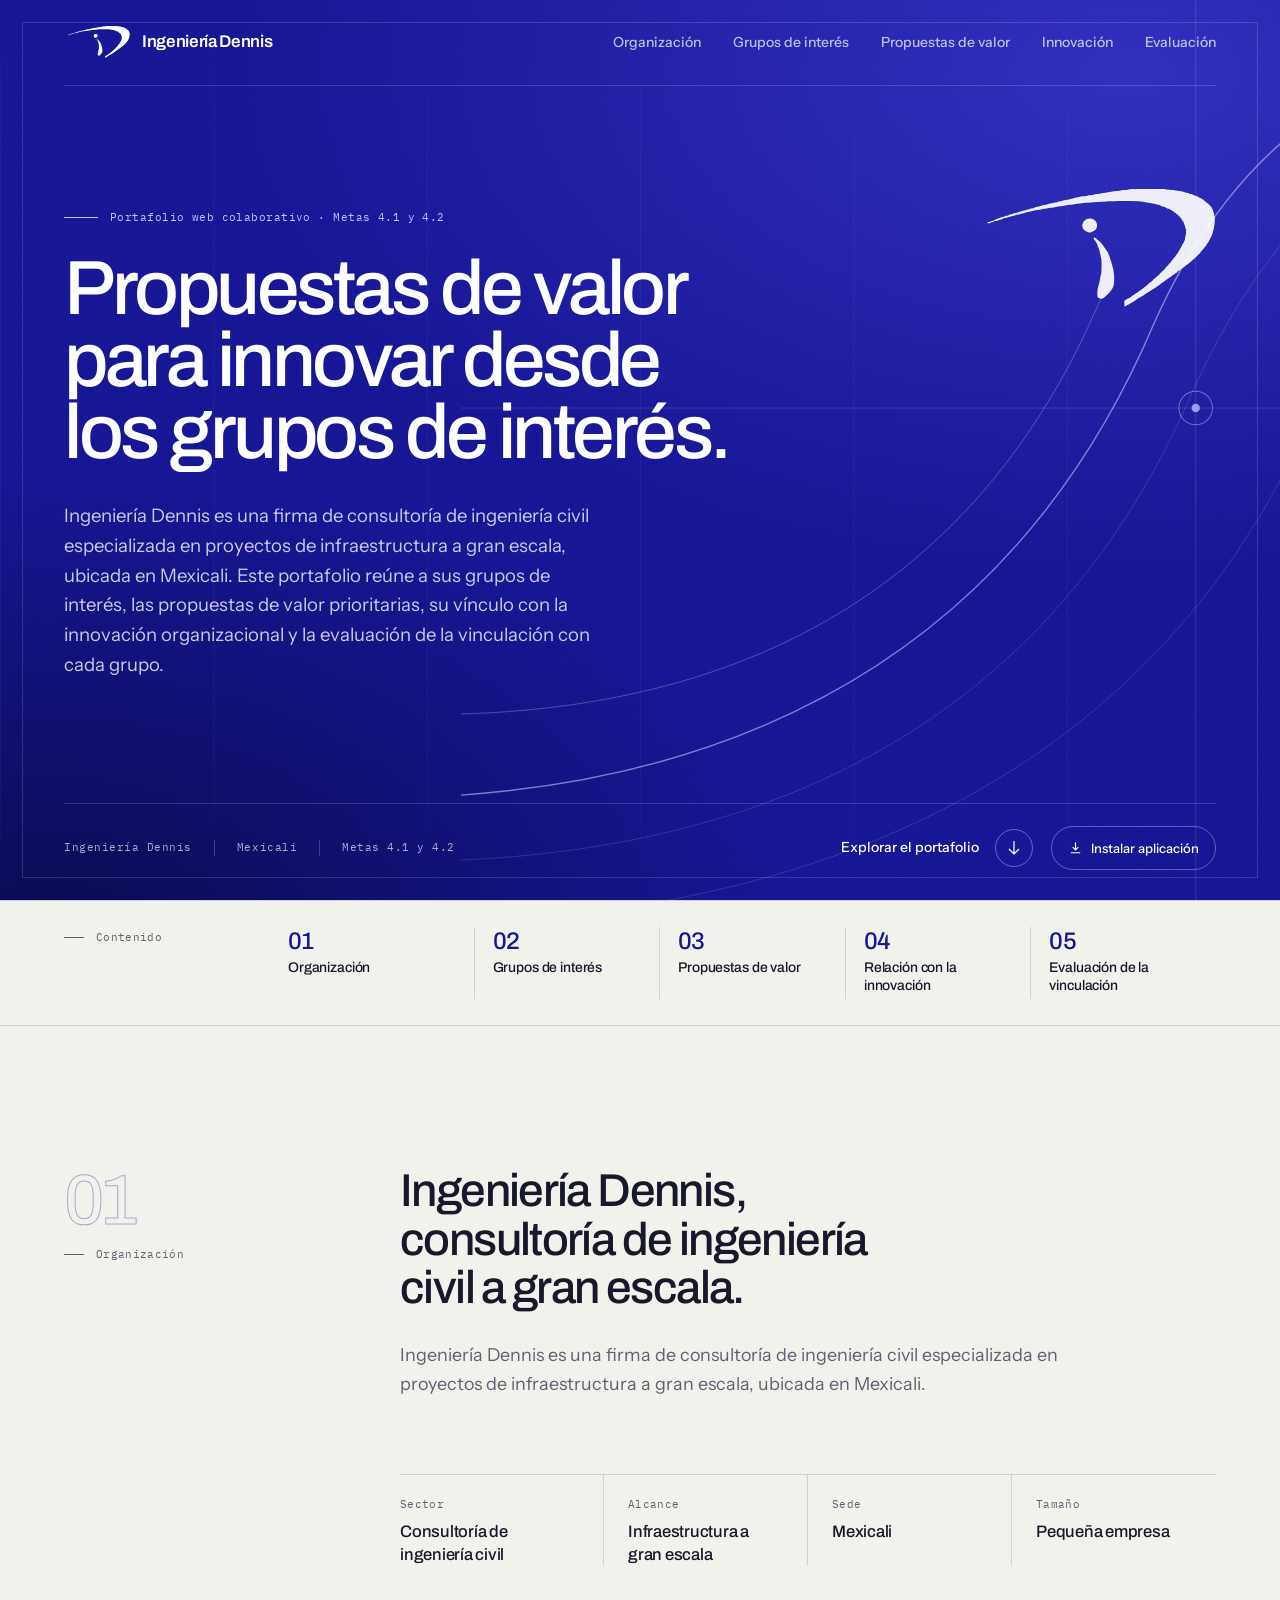
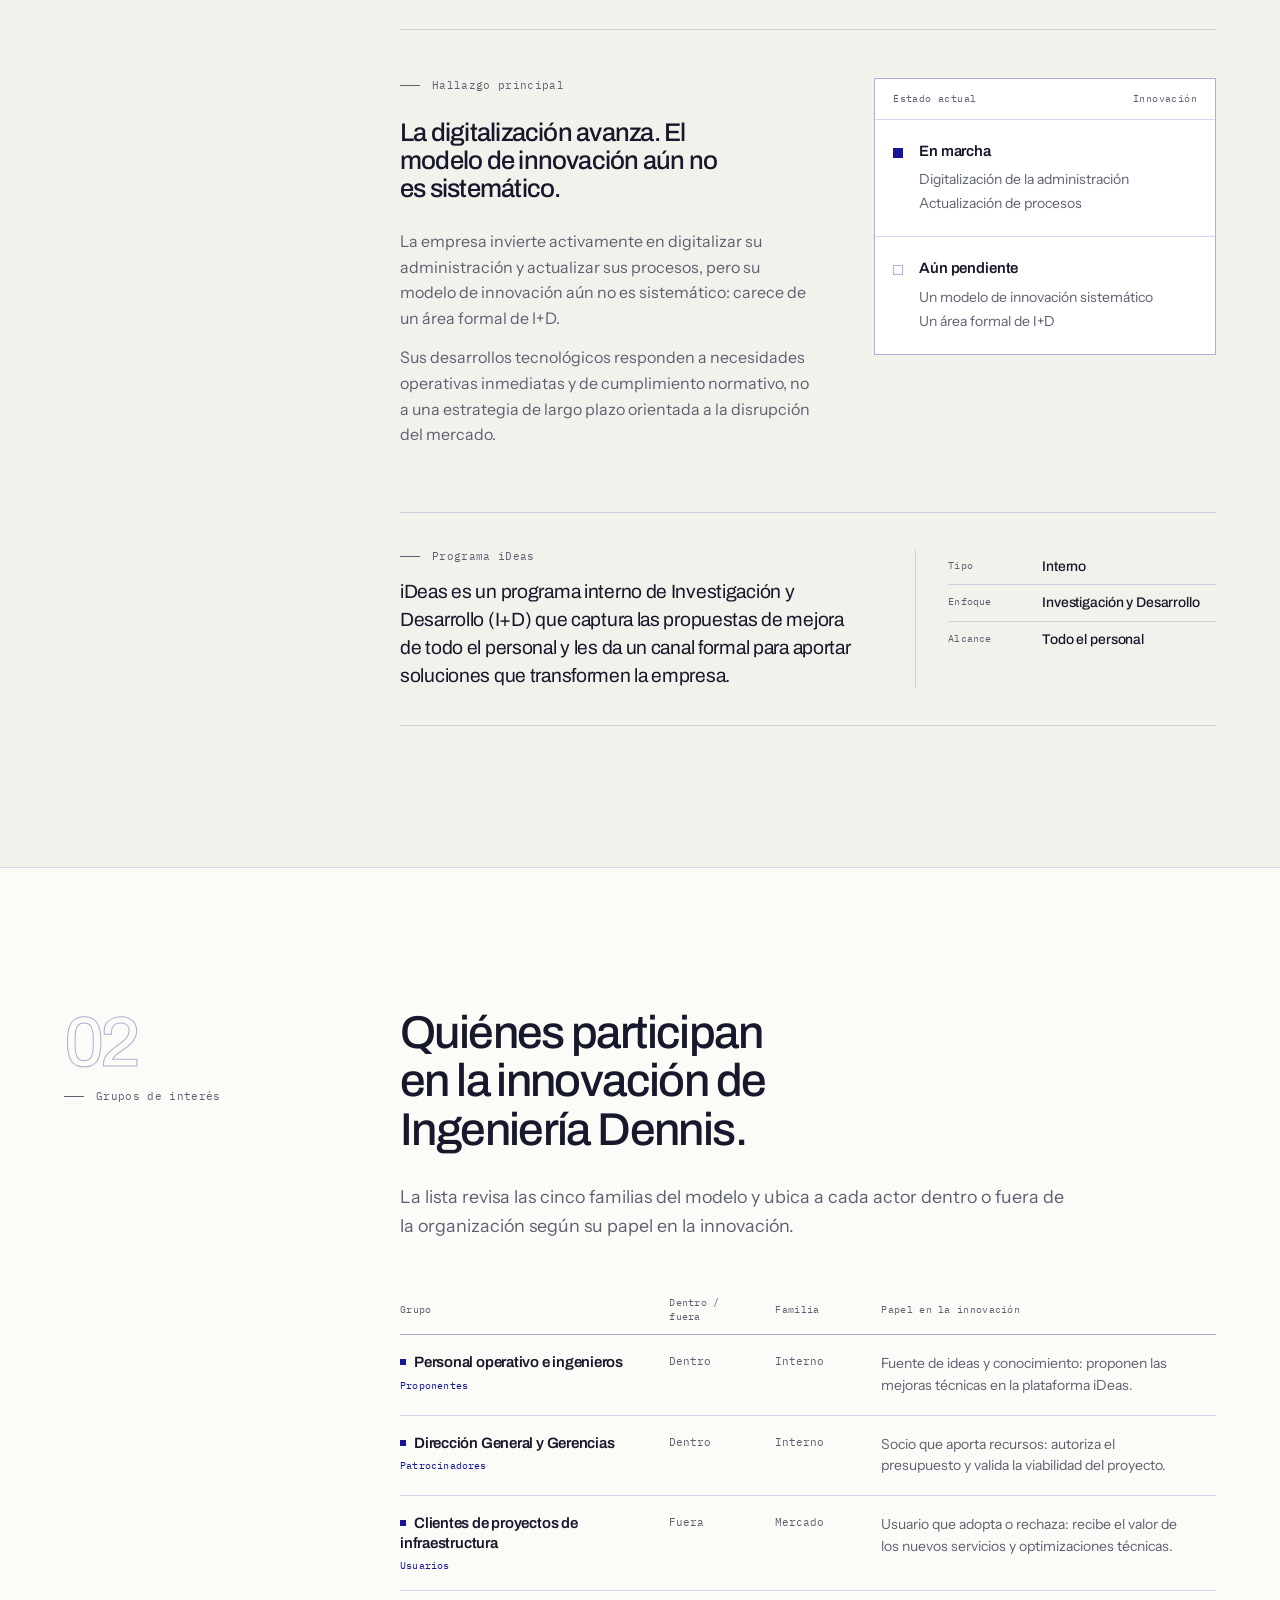
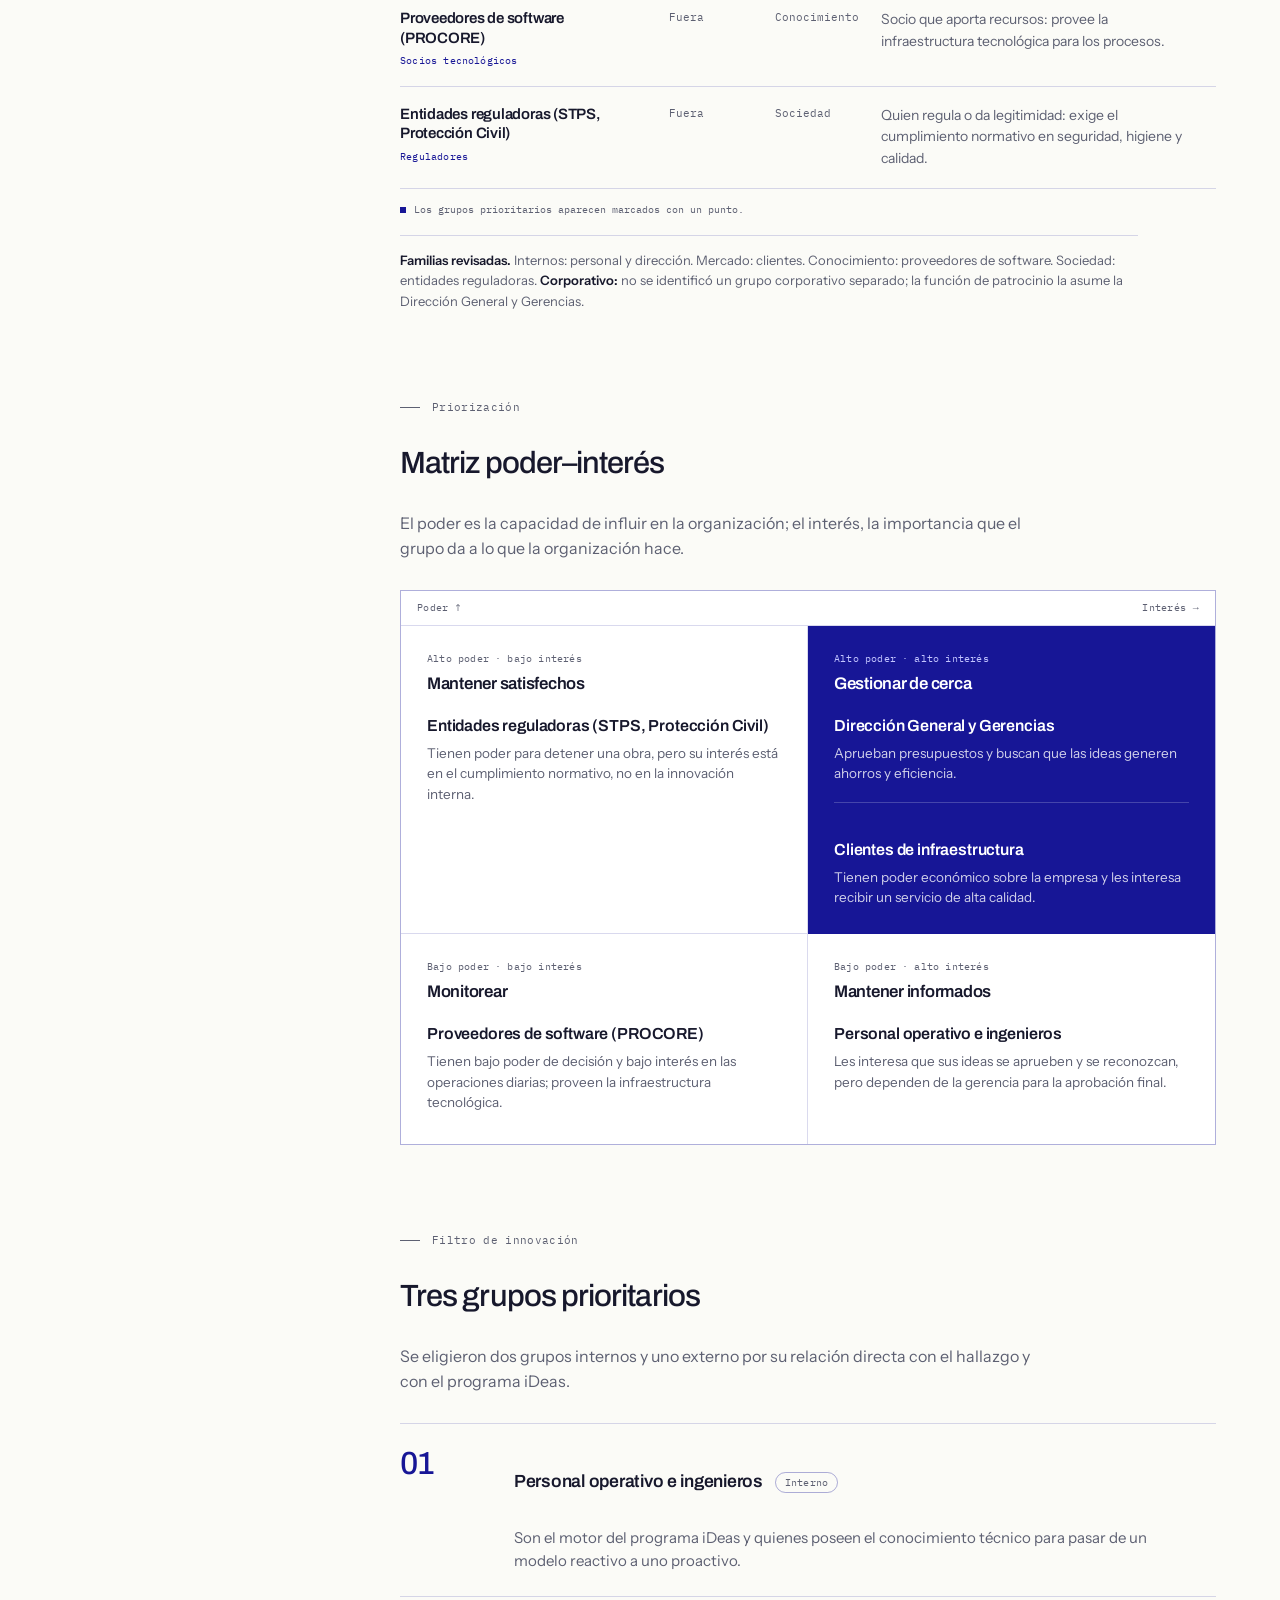
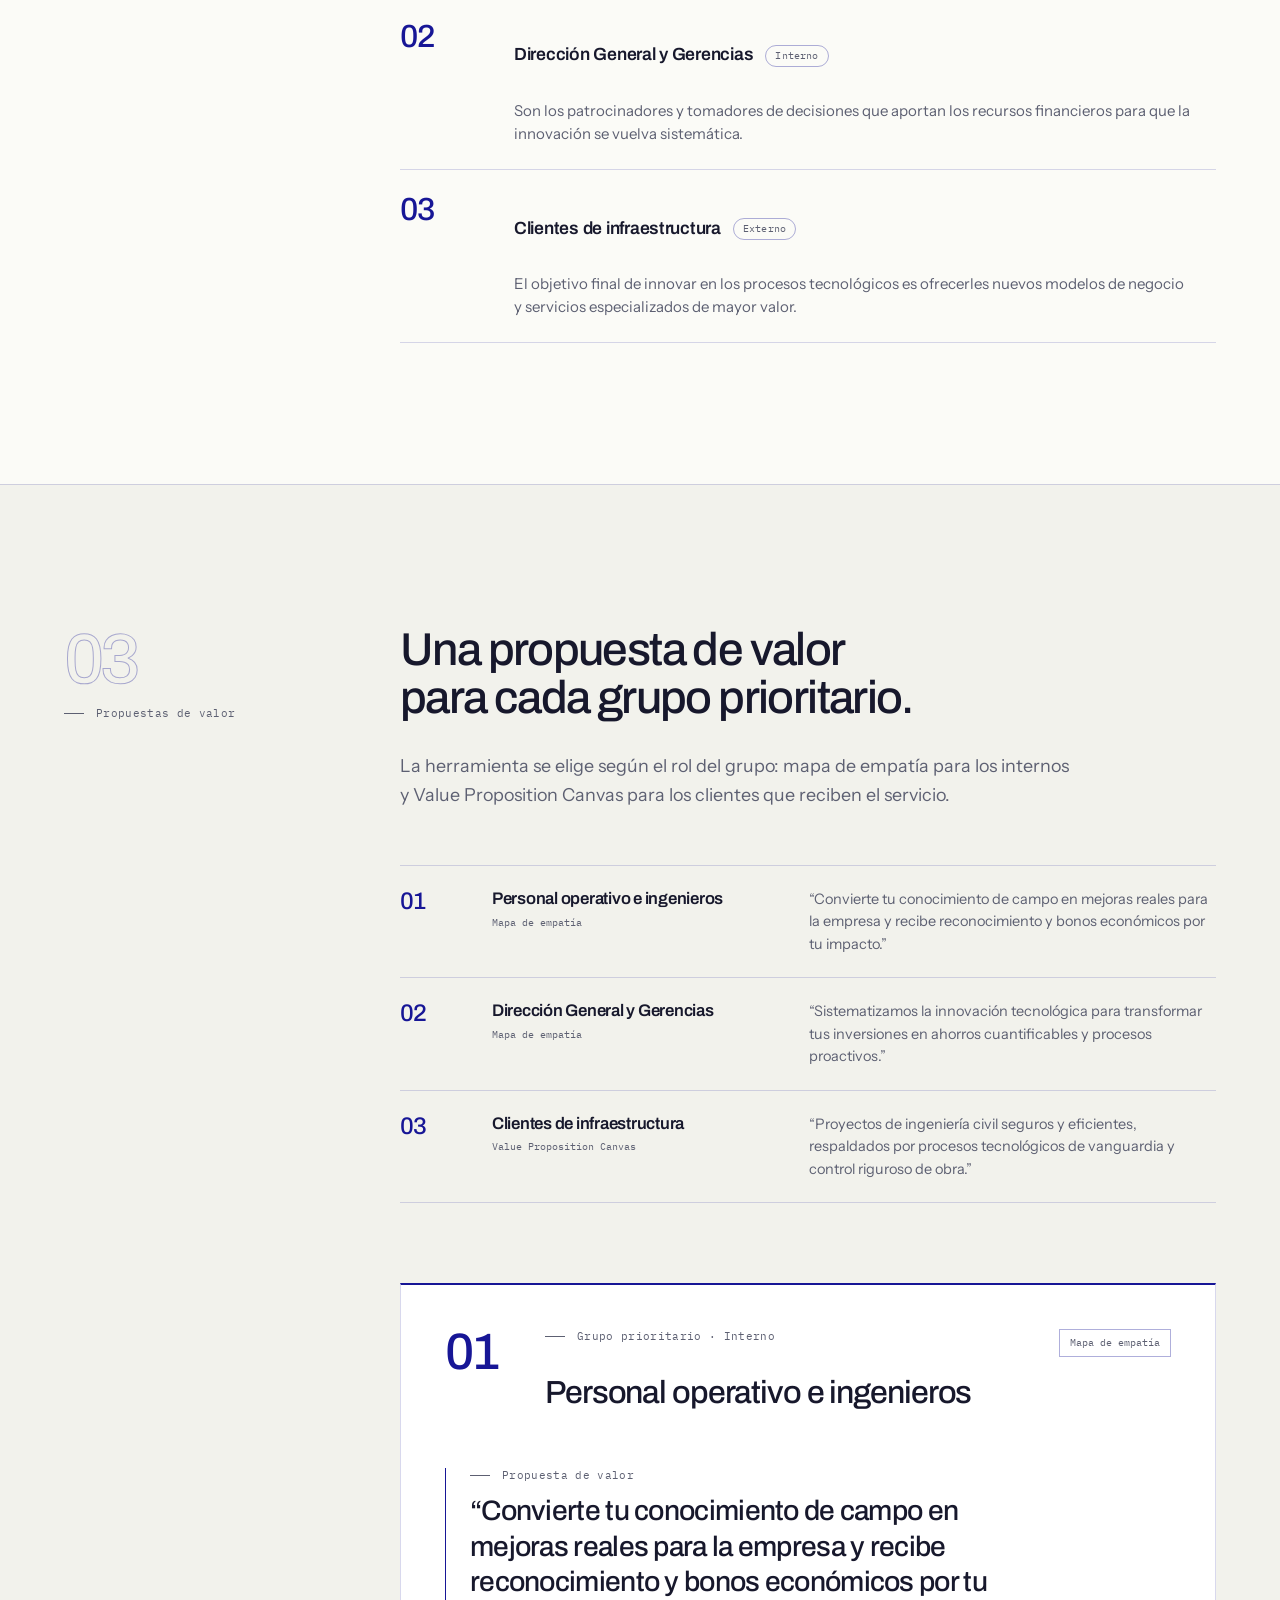
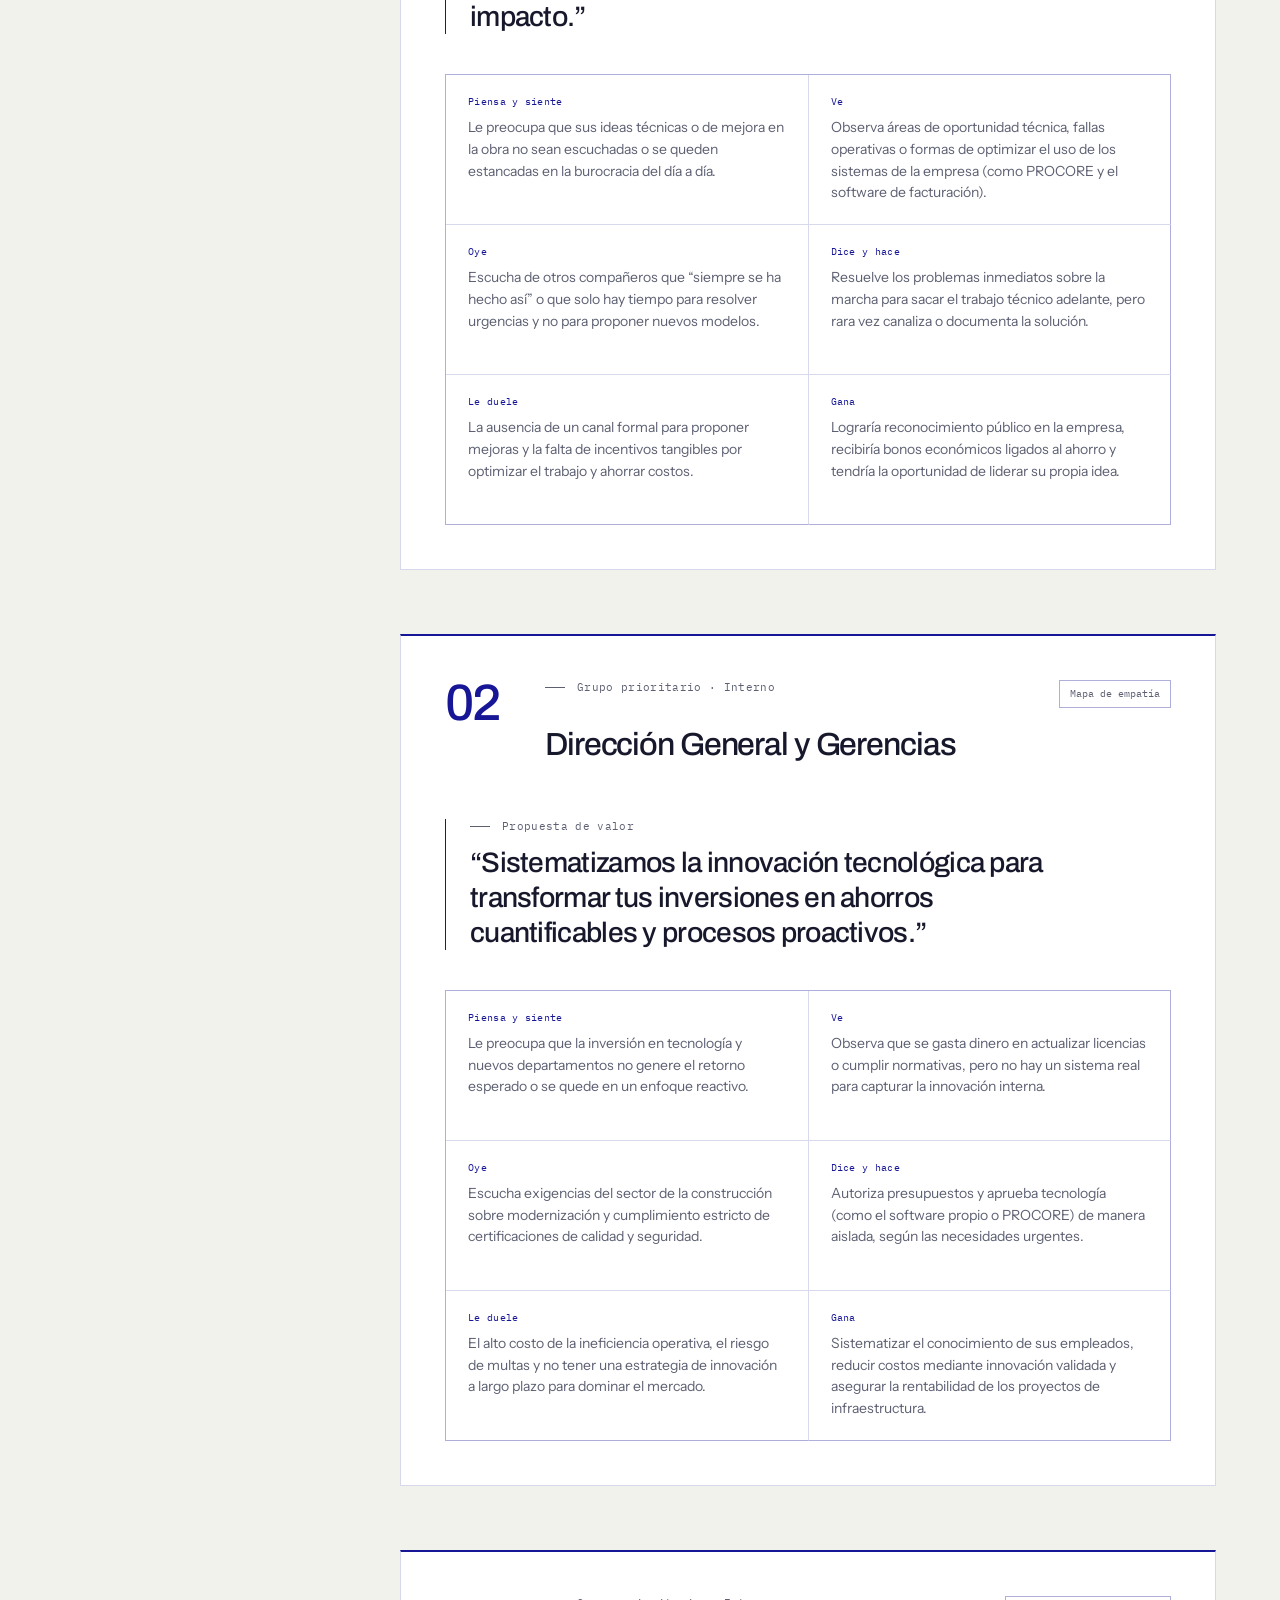
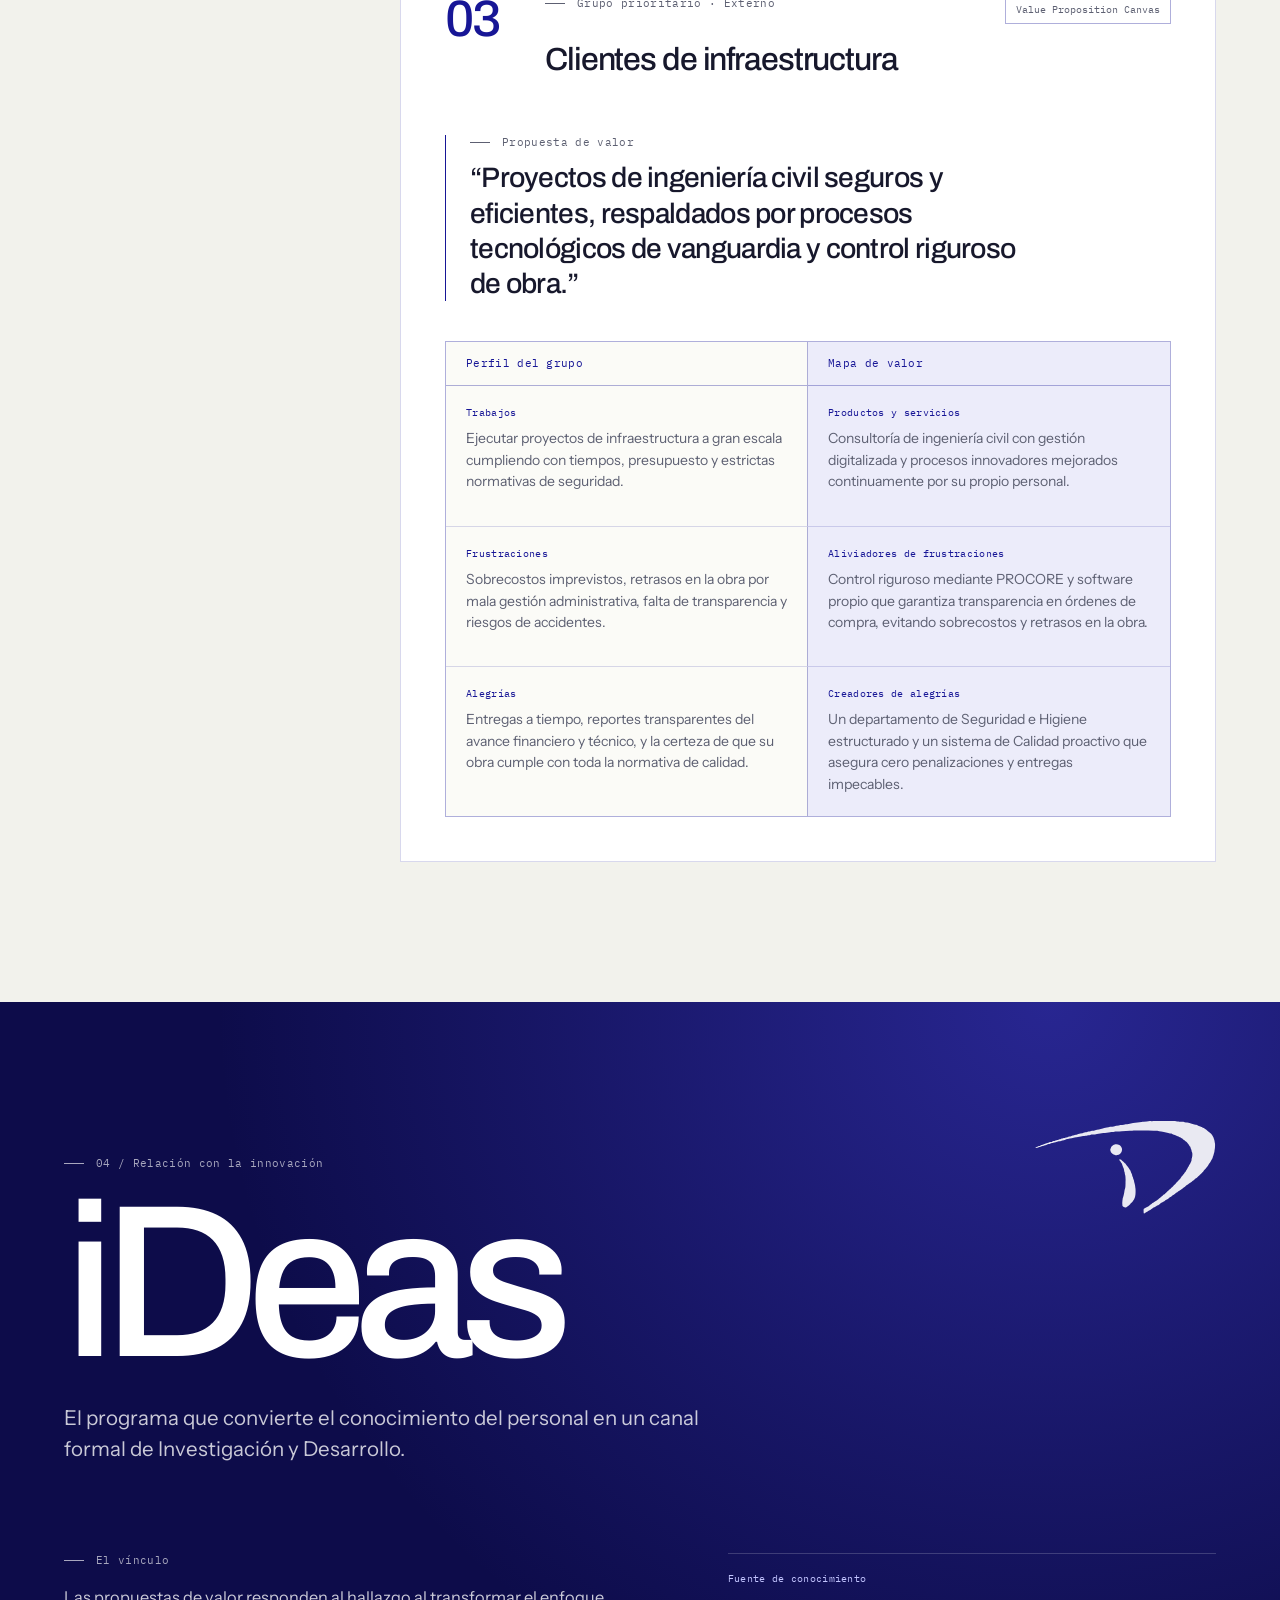
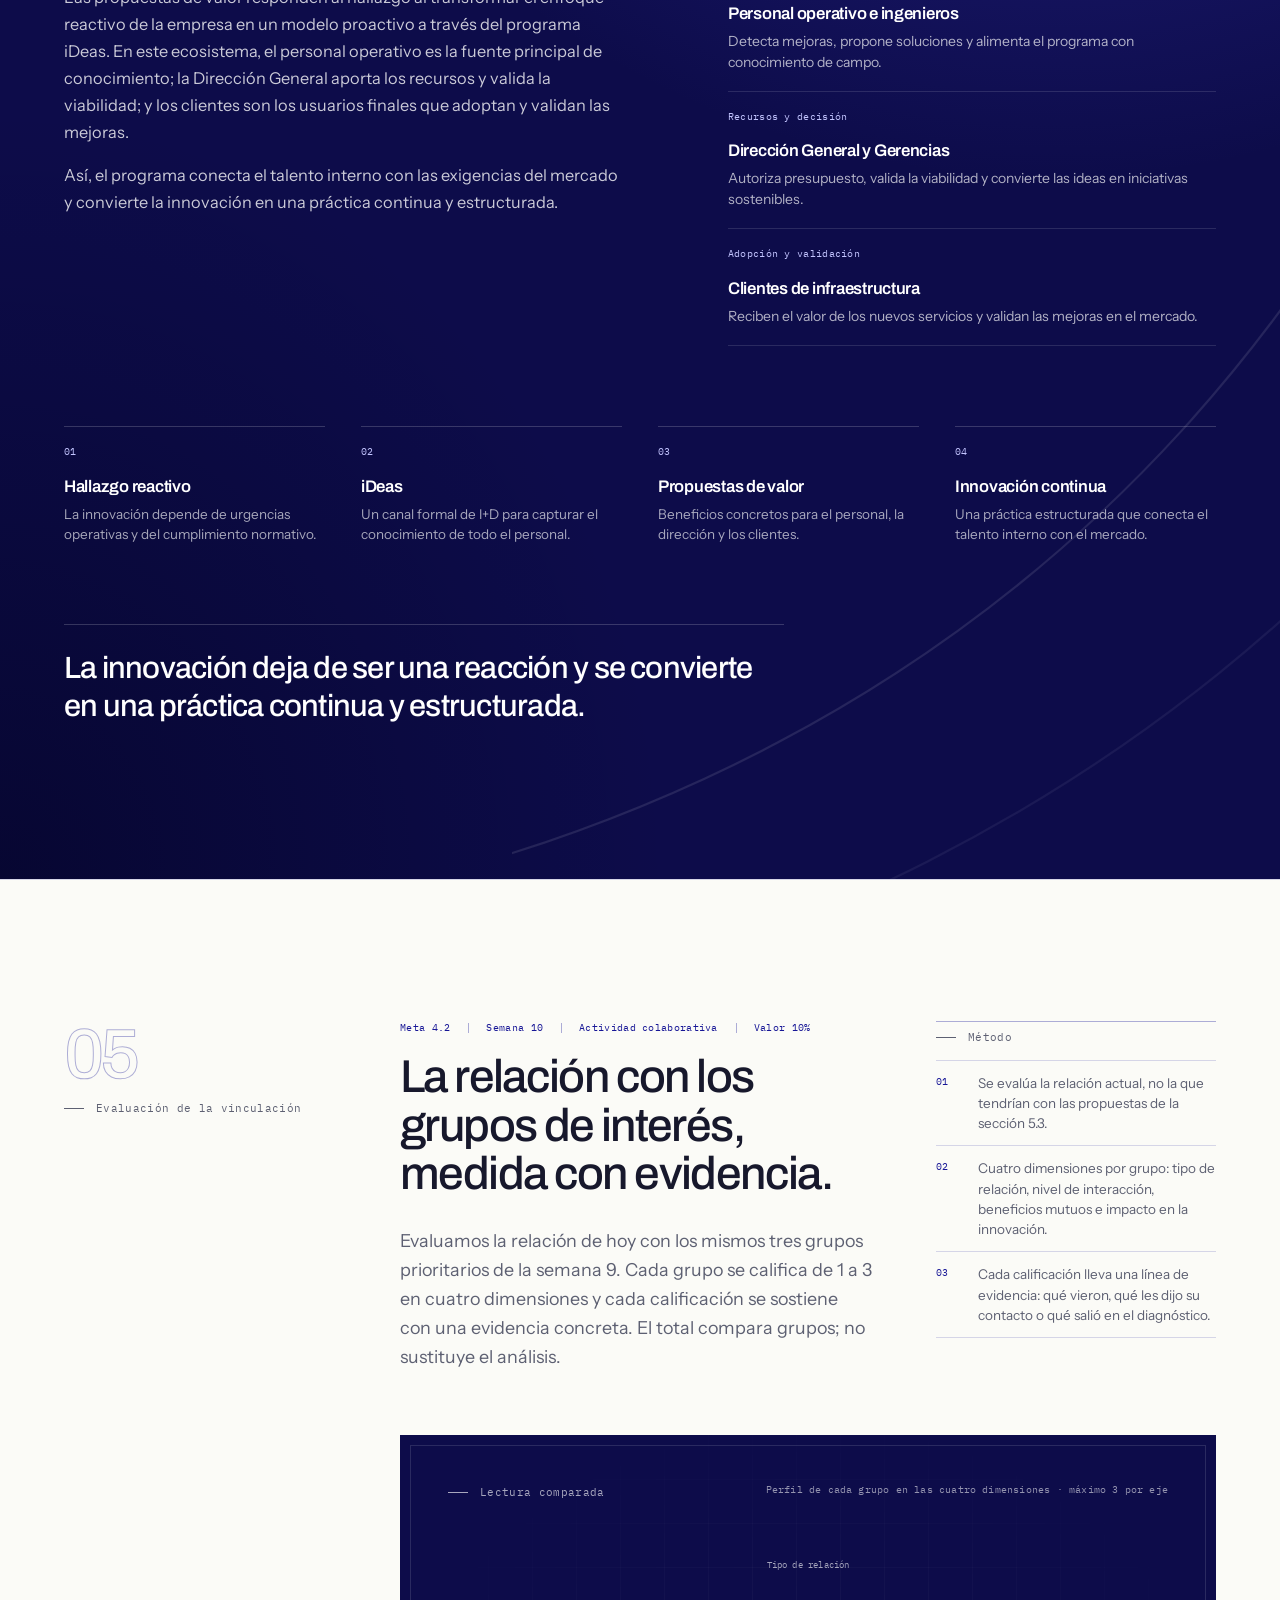
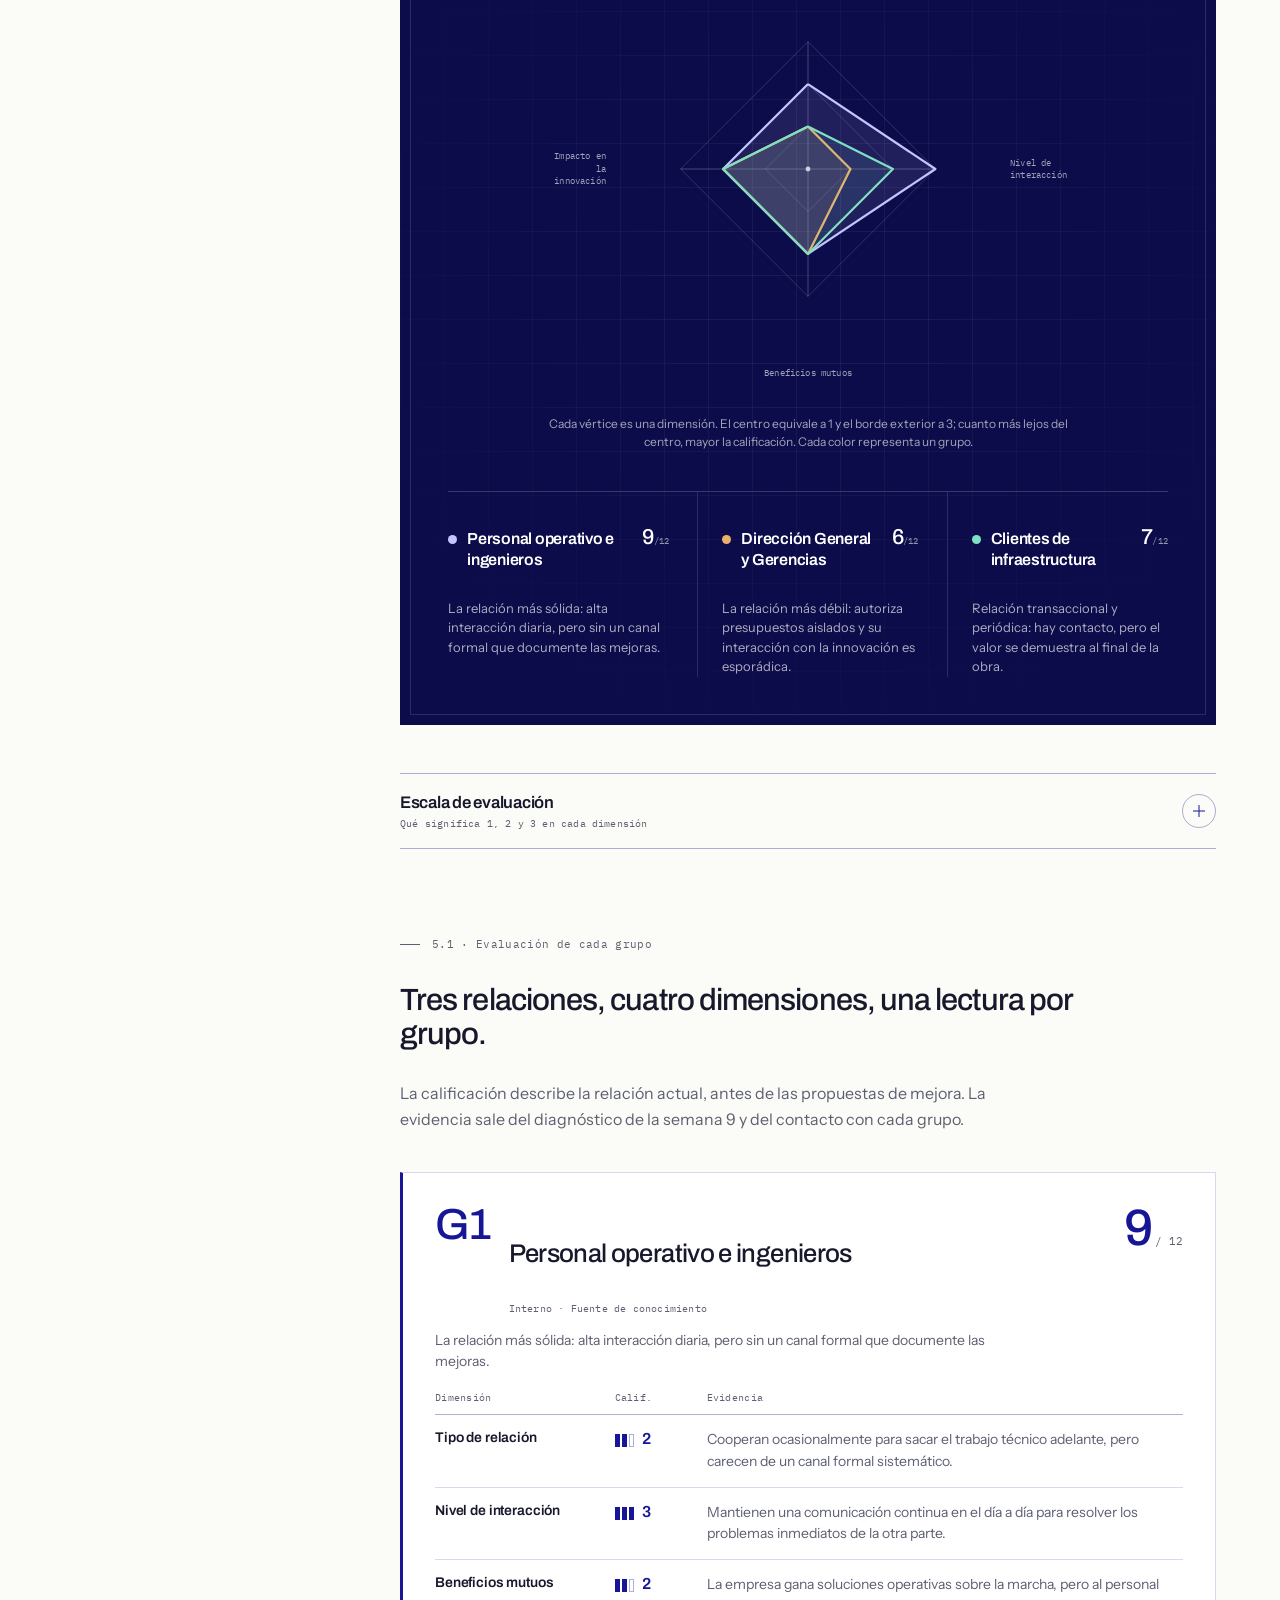
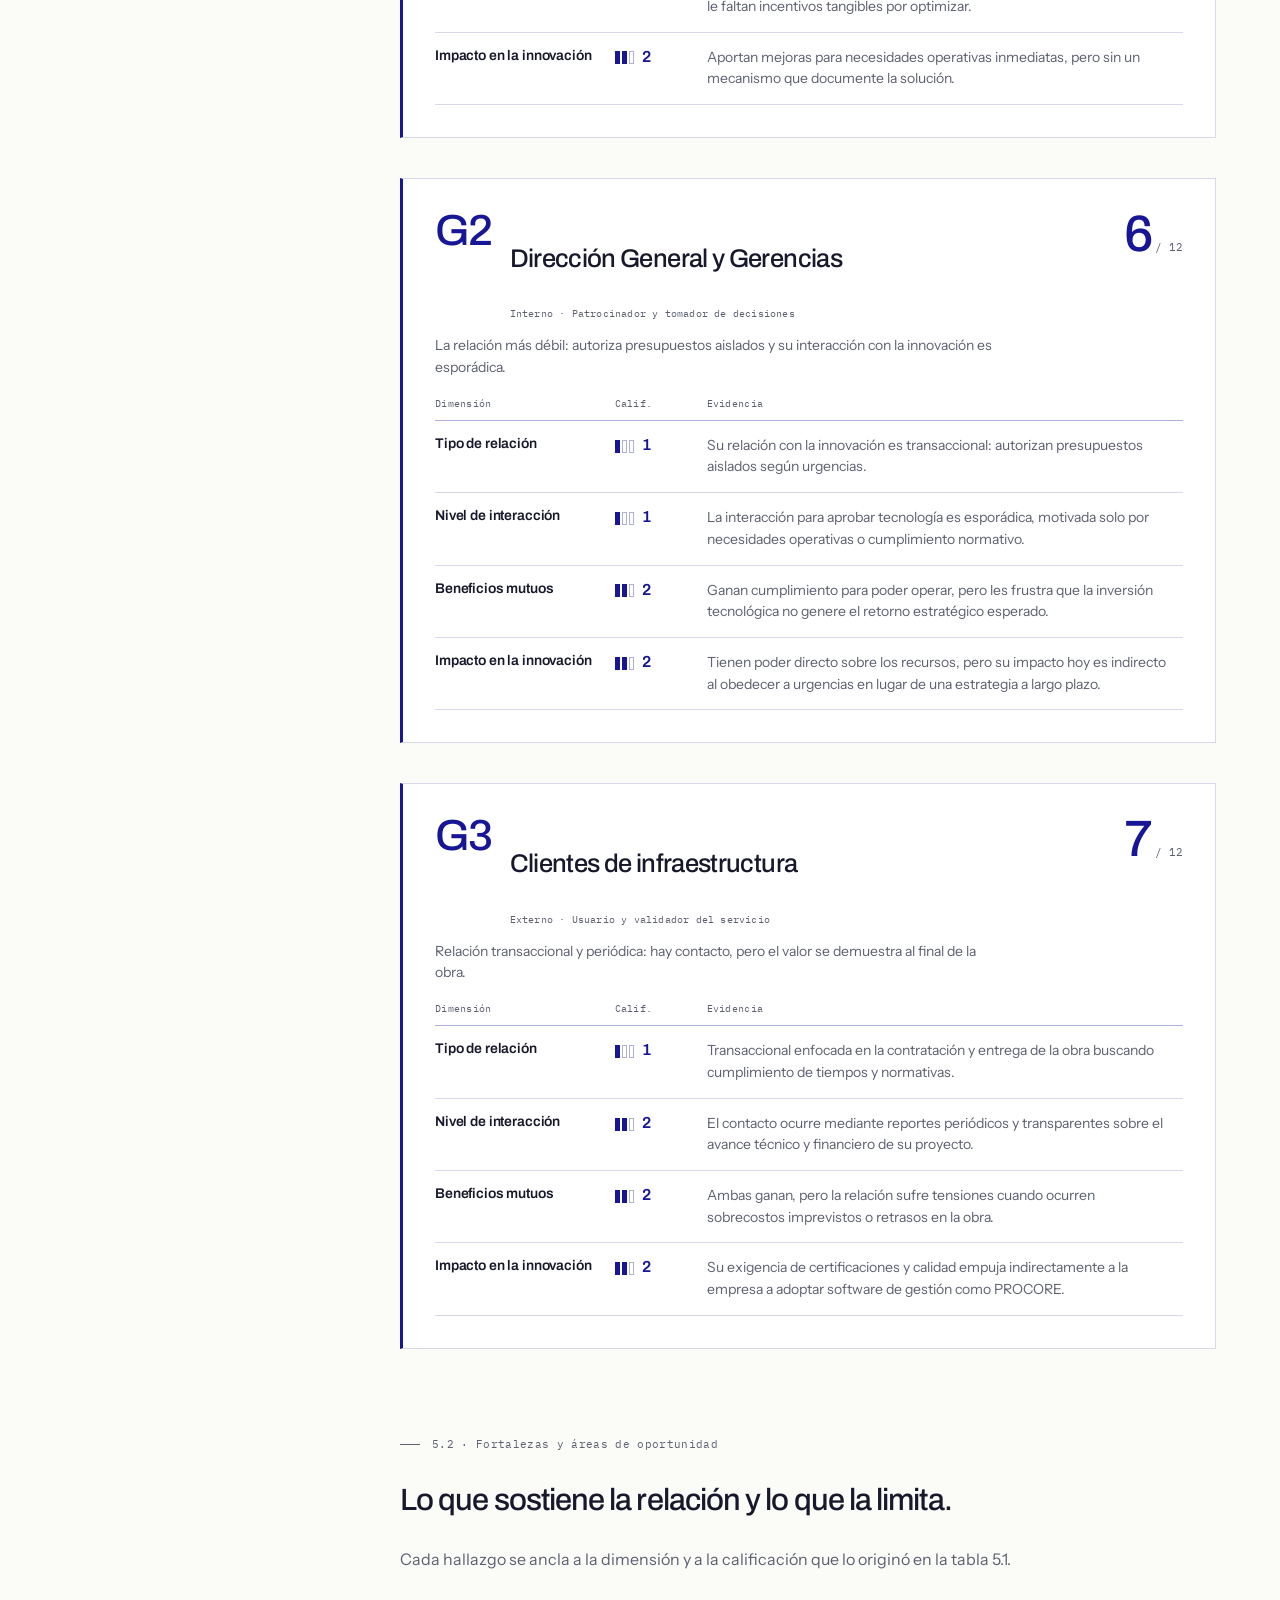
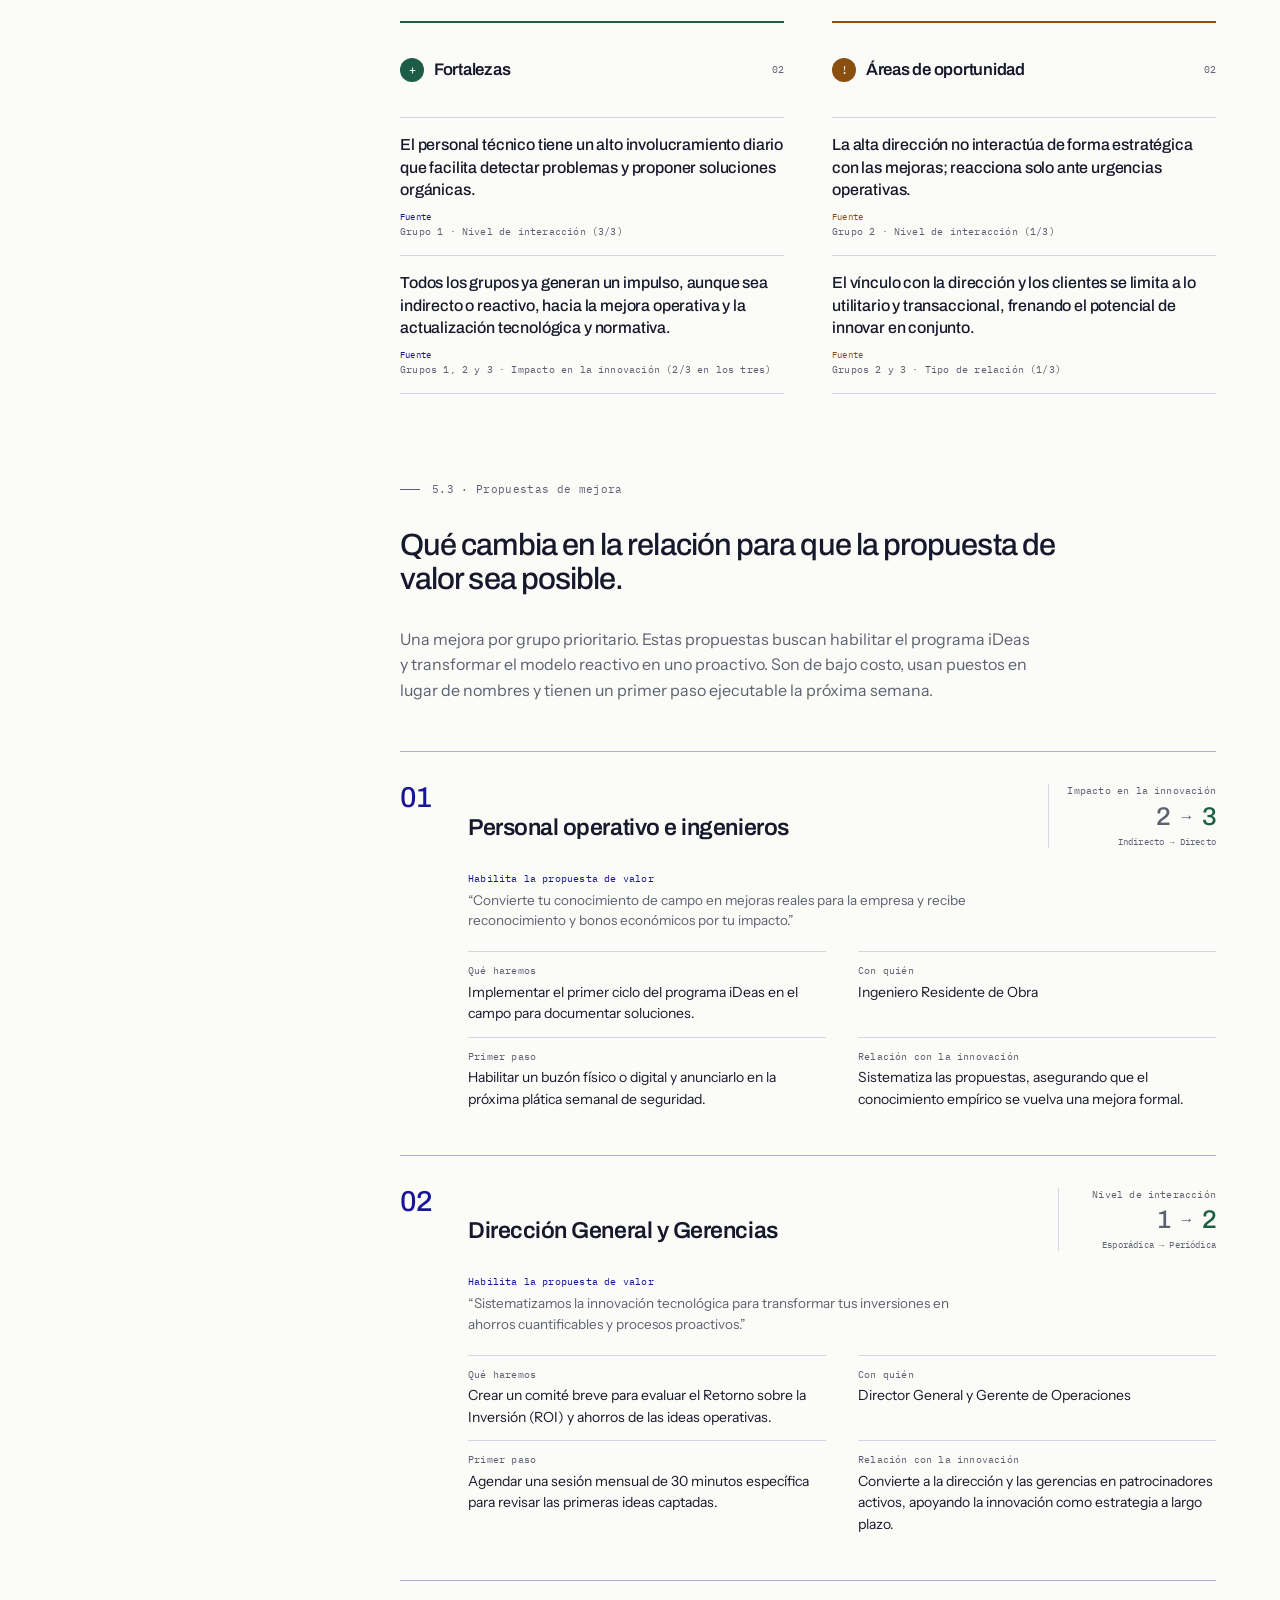
<file: index.html>
<!DOCTYPE html>
<html lang="es" class="no-js">
<head>
  <meta charset="UTF-8">
  <meta name="viewport" content="width=device-width, initial-scale=1">
  <title>Propuestas de valor y evaluación — Ingeniería Dennis</title>
  <meta name="description" content="Portafolio web colaborativo de Gestión de la Innovación, Metas 4.1 y 4.2: organización, grupos de interés, propuestas de valor, innovación organizacional y evaluación de la vinculación con los grupos prioritarios en Ingeniería Dennis, Mexicali.">
  <meta name="theme-color" content="#171696">
  <meta name="color-scheme" content="light">
  <meta name="apple-mobile-web-app-capable" content="yes">
  <meta name="apple-mobile-web-app-status-bar-style" content="default">
  <meta name="apple-mobile-web-app-title" content="Dennis 4.2">

  <link rel="manifest" href="manifest.webmanifest">
  <link rel="icon" href="favicon.ico" sizes="any">
  <link rel="icon" type="image/png" sizes="64x64" href="assets/favicon-64.png">
  <link rel="apple-touch-icon" href="assets/apple-touch-icon.png">

  <meta property="og:type" content="website">
  <meta property="og:title" content="Portafolio de propuestas de valor y evaluación — Ingeniería Dennis">
  <meta property="og:description" content="Grupos de interés, propuestas de valor, innovación organizacional y evaluación de la vinculación. Portafolio colaborativo de las Metas 4.1 y 4.2.">
  <meta property="og:image" content="assets/og-image.png">
  <meta property="og:image:width" content="1200">
  <meta property="og:image:height" content="630">
  <meta property="og:image:alt" content="Portafolio de propuestas de valor y evaluación de la vinculación de Ingeniería Dennis, Metas 4.1 y 4.2">
  <meta property="og:locale" content="es_MX">
  <meta name="twitter:card" content="summary_large_image">
  <meta name="twitter:title" content="Portafolio de propuestas de valor y evaluación — Ingeniería Dennis">
  <meta name="twitter:description" content="Grupos de interés, propuestas de valor, innovación organizacional y evaluación de la vinculación. Portafolio colaborativo de las Metas 4.1 y 4.2.">
  <meta name="twitter:image" content="assets/og-image.png">
  <meta name="twitter:image:alt" content="Portafolio de propuestas de valor y evaluación de la vinculación de Ingeniería Dennis, Metas 4.1 y 4.2">

  <link rel="preload" href="assets/fonts/archivo-latin.woff2" as="font" type="font/woff2" crossorigin>
  <link rel="preload" href="assets/fonts/instrument-sans-latin.woff2" as="font" type="font/woff2" crossorigin>
  <link rel="stylesheet" href="css/fonts.css">
  <link rel="stylesheet" href="css/styles.css">
  <script>document.documentElement.classList.remove('no-js');document.documentElement.classList.add('js');</script>
</head>
<body>
  <a class="skip-link" href="#contenido">Saltar al contenido</a>

  <main id="contenido">
    <section class="hero" id="inicio">
      <div class="hero-bg" aria-hidden="true">
        <div class="hero-grid"></div>
        <svg class="hero-arcs" viewBox="0 0 1000 900" fill="none" preserveAspectRatio="xMidYMid slice">
          <path class="arc arc--soft" d="M-140 840C240 860 540 740 690 410C780 200 920 100 1090 140"/>
          <path class="arc arc--soft" d="M-120 900C300 915 640 780 800 440C880 250 1000 170 1140 210"/>
          <path class="arc arc--main" d="M-160 780C230 800 520 660 660 330C740 150 880 50 1050 90"/>
          <path class="arc arc--mid" d="M-100 700C250 720 500 590 620 280"/>
          <line class="arc arc--soft" x1="700" y1="0" x2="700" y2="900"/>
          <line class="arc arc--soft" x1="0" y1="410" x2="1000" y2="410"/>
          <circle class="hero-node" cx="700" cy="410" r="4"/>
          <circle class="hero-node hero-node--ring" cx="700" cy="410" r="16"/>
        </svg>
        <img class="hero-mark" src="assets/logo-mark-white.svg" width="236" height="118" alt="">
      </div>

      <div class="hero-shell">
        <header class="site-header">
          <a class="brand" href="#inicio">
            <img class="brand-mark" src="assets/logo-mark-white.svg" width="236" height="118" alt="">
            <span class="brand-name">Ingeniería Dennis</span>
          </a>
          <nav class="site-nav" aria-label="Navegación principal">
            <a href="#organizacion">
              <span class="nav-full">Organización</span>
              <span class="nav-compact">Firma</span>
            </a>
            <a href="#grupos">
              <span class="nav-full">Grupos de interés</span>
              <span class="nav-compact">Grupos</span>
            </a>
            <a href="#propuestas">
              <span class="nav-full">Propuestas de valor</span>
              <span class="nav-compact">Propuestas</span>
            </a>
            <a href="#innovacion">
              <span class="nav-full">Innovación</span>
              <span class="nav-compact">Innovación</span>
            </a>
            <a href="#evaluacion">
              <span class="nav-full">Evaluación</span>
              <span class="nav-compact">Evaluar</span>
            </a>
          </nav>
        </header>

        <div class="hero-main">
          <div class="hero-copy">
            <p class="kicker">Portafolio web colaborativo · Metas 4.1 y 4.2</p>
            <h1 class="hero-title">
              <span>Propuestas de valor </span>
              <span>para innovar desde </span>
              <span>los grupos de interés.</span>
            </h1>
            <p class="hero-lead">Ingeniería Dennis es una firma de consultoría de ingeniería civil especializada en proyectos de infraestructura a gran escala, ubicada en Mexicali. Este portafolio reúne a sus grupos de interés, las propuestas de valor prioritarias, su vínculo con la innovación organizacional y la evaluación de la vinculación con cada grupo.</p>
          </div>
        </div>

        <div class="hero-foot">
          <div class="hero-meta">
            <span>Ingeniería Dennis</span>
            <span>Mexicali</span>
            <span>Metas 4.1 y 4.2</span>
          </div>
          <div class="hero-actions">
            <a class="hero-link" href="#indice">
              <span>Explorar el portafolio</span>
              <span class="hero-link-icon" aria-hidden="true">
                <svg width="14" height="16" viewBox="0 0 14 16" fill="none">
                  <path d="M7 1v13M2 9l5 5 5-5" stroke="currentColor" stroke-width="1.2"/>
                </svg>
              </span>
            </a>
            <button class="install-cta" type="button" data-install-trigger>
              <svg width="15" height="16" viewBox="0 0 16 16" fill="none" aria-hidden="true">
                <path d="M8 2v8M5 7l3 3 3-3M3 13h10" stroke="currentColor" stroke-width="1.2"/>
              </svg>
              <span>Instalar aplicación</span>
            </button>
          </div>
        </div>

        <div class="print-cover-meta">
          <p><span>Organización</span> Ingeniería Dennis</p>
          <p><span>Portafolio</span> Gestión de la Innovación · Metas 4.1 y 4.2</p>
          <p><span>Sección 05</span> Evaluación de la vinculación</p>
          <p><span>Plataforma</span> Sitio web · PWA</p>
          <p><span>Entrega</span> Lunes 2 de noviembre · 23:59 h</p>
          <p><span>Integrantes</span> Anael Ramos Morales<br>Pablo Alejandro Prado Pimentel<br>Melany Tapia Morales</p>
        </div>
      </div>
    </section>

    <nav class="toc" id="indice" aria-label="Contenido del portafolio">
      <div class="container toc-inner">
        <p class="label">Contenido</p>
        <ol class="toc-list">
          <li>
            <a href="#organizacion">
              <span class="toc-num">01</span>
              <span class="toc-name">Organización</span>
            </a>
          </li>
          <li>
            <a href="#grupos">
              <span class="toc-num">02</span>
              <span class="toc-name">Grupos de interés</span>
            </a>
          </li>
          <li>
            <a href="#propuestas">
              <span class="toc-num">03</span>
              <span class="toc-name">Propuestas de valor</span>
            </a>
          </li>
          <li>
            <a href="#innovacion">
              <span class="toc-num">04</span>
              <span class="toc-name">Relación con la innovación</span>
            </a>
          </li>
          <li>
            <a href="#evaluacion">
              <span class="toc-num">05</span>
              <span class="toc-name">Evaluación de la vinculación</span>
            </a>
          </li>
        </ol>
      </div>
    </nav>

    <section class="section section--organizacion" id="organizacion">
      <div class="container section-grid">
        <div class="section-rail">
          <p class="section-index">01</p>
          <p class="label">Organización</p>
        </div>
        <div class="section-content">
          <h2 class="section-title reveal"><span class="section-title-inner">Ingeniería Dennis, consultoría de ingeniería civil a gran escala.</span></h2>
          <p class="section-lede reveal">Ingeniería Dennis es una firma de consultoría de ingeniería civil especializada en proyectos de infraestructura a gran escala, ubicada en Mexicali.</p>

          <dl class="specs specs--org reveal">
            <div class="spec">
              <dt>Sector</dt>
              <dd>Consultoría de ingeniería civil</dd>
            </div>
            <div class="spec">
              <dt>Alcance</dt>
              <dd>Infraestructura a gran escala</dd>
            </div>
            <div class="spec">
              <dt>Sede</dt>
              <dd>Mexicali</dd>
            </div>
            <div class="spec">
              <dt>Tamaño</dt>
              <dd>Pequeña empresa</dd>
            </div>
          </dl>

          <div class="finding-grid">
            <div class="finding-copy reveal">
              <p class="label">Hallazgo principal</p>
              <h3 class="finding-title">La digitalización avanza. El modelo de innovación aún no es sistemático.</h3>
              <p>La empresa invierte activamente en digitalizar su administración y actualizar sus procesos, pero su modelo de innovación aún no es sistemático: carece de un área formal de I+D.</p>
              <p>Sus desarrollos tecnológicos responden a necesidades operativas inmediatas y de cumplimiento normativo, no a una estrategia de largo plazo orientada a la disrupción del mercado.</p>
            </div>

            <div class="status-board reveal">
              <div class="status-head">
                <span>Estado actual</span>
                <span>Innovación</span>
              </div>
              <div class="status-row status-row--active">
                <span class="status-icon" aria-hidden="true"></span>
                <div>
                  <p class="status-label">En marcha</p>
                  <ul>
                    <li>Digitalización de la administración</li>
                    <li>Actualización de procesos</li>
                  </ul>
                </div>
              </div>
              <div class="status-row">
                <span class="status-icon" aria-hidden="true"></span>
                <div>
                  <p class="status-label">Aún pendiente</p>
                  <ul>
                    <li>Un modelo de innovación sistemático</li>
                    <li>Un área formal de I+D</li>
                  </ul>
                </div>
              </div>
            </div>
          </div>

          <div class="program-summary reveal">
            <div class="program-summary-copy">
              <p class="label">Programa iDeas</p>
              <p class="program-summary-text">iDeas es un programa interno de Investigación y Desarrollo (I+D) que captura las propuestas de mejora de todo el personal y les da un canal formal para aportar soluciones que transformen la empresa.</p>
            </div>
            <dl class="program-summary-meta">
              <div>
                <dt>Tipo</dt>
                <dd>Interno</dd>
              </div>
              <div>
                <dt>Enfoque</dt>
                <dd>Investigación y Desarrollo</dd>
              </div>
              <div>
                <dt>Alcance</dt>
                <dd>Todo el personal</dd>
              </div>
            </dl>
          </div>
        </div>
      </div>
    </section>

    <section class="section section--grupos" id="grupos">
      <div class="container section-grid">
        <div class="section-rail">
          <p class="section-index">02</p>
          <p class="label">Grupos de interés</p>
        </div>
        <div class="section-content">
          <h2 class="section-title reveal"><span class="section-title-inner">Quiénes participan en la innovación de Ingeniería Dennis.</span></h2>
          <p class="section-lede reveal">La lista revisa las cinco familias del modelo y ubica a cada actor dentro o fuera de la organización según su papel en la innovación.</p>

          <div class="table-wrap reveal">
            <table class="stakeholder-table">
              <caption class="sr-only">Lista de grupos de interés de Ingeniería Dennis</caption>
              <thead>
                <tr>
                  <th scope="col">Grupo</th>
                  <th scope="col">Dentro / fuera</th>
                  <th scope="col">Familia</th>
                  <th scope="col">Papel en la innovación</th>
                </tr>
              </thead>
              <tbody>
                <tr class="is-priority">
                  <th scope="row">
                    <span class="actor-name">Personal operativo e ingenieros</span>
                    <span class="actor-tag">Proponentes</span>
                  </th>
                  <td data-label="Dentro / fuera">Dentro</td>
                  <td data-label="Familia">Interno</td>
                  <td data-label="Papel en la innovación">Fuente de ideas y conocimiento: proponen las mejoras técnicas en la plataforma iDeas.</td>
                </tr>
                <tr class="is-priority">
                  <th scope="row">
                    <span class="actor-name">Dirección General y Gerencias</span>
                    <span class="actor-tag">Patrocinadores</span>
                  </th>
                  <td data-label="Dentro / fuera">Dentro</td>
                  <td data-label="Familia">Interno</td>
                  <td data-label="Papel en la innovación">Socio que aporta recursos: autoriza el presupuesto y valida la viabilidad del proyecto.</td>
                </tr>
                <tr class="is-priority">
                  <th scope="row">
                    <span class="actor-name">Clientes de proyectos de infraestructura</span>
                    <span class="actor-tag">Usuarios</span>
                  </th>
                  <td data-label="Dentro / fuera">Fuera</td>
                  <td data-label="Familia">Mercado</td>
                  <td data-label="Papel en la innovación">Usuario que adopta o rechaza: recibe el valor de los nuevos servicios y optimizaciones técnicas.</td>
                </tr>
                <tr>
                  <th scope="row">
                    <span class="actor-name">Proveedores de software (PROCORE)</span>
                    <span class="actor-tag">Socios tecnológicos</span>
                  </th>
                  <td data-label="Dentro / fuera">Fuera</td>
                  <td data-label="Familia">Conocimiento</td>
                  <td data-label="Papel en la innovación">Socio que aporta recursos: provee la infraestructura tecnológica para los procesos.</td>
                </tr>
                <tr>
                  <th scope="row">
                    <span class="actor-name">Entidades reguladoras (STPS, Protección Civil)</span>
                    <span class="actor-tag">Reguladores</span>
                  </th>
                  <td data-label="Dentro / fuera">Fuera</td>
                  <td data-label="Familia">Sociedad</td>
                  <td data-label="Papel en la innovación">Quien regula o da legitimidad: exige el cumplimiento normativo en seguridad, higiene y calidad.</td>
                </tr>
              </tbody>
            </table>
          </div>

          <p class="table-note reveal"><span class="priority-dot" aria-hidden="true"></span> Los grupos prioritarios aparecen marcados con un punto.</p>

          <p class="family-note reveal"><strong>Familias revisadas.</strong> Internos: personal y dirección. Mercado: clientes. Conocimiento: proveedores de software. Sociedad: entidades reguladoras. <strong>Corporativo:</strong> no se identificó un grupo corporativo separado; la función de patrocinio la asume la Dirección General y Gerencias.</p>

          <div class="matrix-block reveal">
            <div class="block-head">
              <p class="label">Priorización</p>
              <h3 class="block-title">Matriz poder–interés</h3>
              <p class="block-lede">El poder es la capacidad de influir en la organización; el interés, la importancia que el grupo da a lo que la organización hace.</p>
            </div>

            <div class="matrix">
              <div class="matrix-legend">
                <span>Poder</span>
                <span>Interés</span>
              </div>
              <div class="matrix-grid">
                <article class="quadrant">
                  <p class="quadrant-coord">Alto poder · bajo interés</p>
                  <p class="quadrant-strategy">Mantener satisfechos</p>
                  <h4>Entidades reguladoras (STPS, Protección Civil)</h4>
                  <p>Tienen poder para detener una obra, pero su interés está en el cumplimiento normativo, no en la innovación interna.</p>
                </article>

                <article class="quadrant quadrant--priority">
                  <p class="quadrant-coord">Alto poder · alto interés</p>
                  <p class="quadrant-strategy">Gestionar de cerca</p>
                  <div class="matrix-group">
                    <h4>Dirección General y Gerencias</h4>
                    <p>Aprueban presupuestos y buscan que las ideas generen ahorros y eficiencia.</p>
                  </div>
                  <div class="matrix-group">
                    <h4>Clientes de infraestructura</h4>
                    <p>Tienen poder económico sobre la empresa y les interesa recibir un servicio de alta calidad.</p>
                  </div>
                </article>

                <article class="quadrant">
                  <p class="quadrant-coord">Bajo poder · bajo interés</p>
                  <p class="quadrant-strategy">Monitorear</p>
                  <h4>Proveedores de software (PROCORE)</h4>
                  <p>Tienen bajo poder de decisión y bajo interés en las operaciones diarias; proveen la infraestructura tecnológica.</p>
                </article>

                <article class="quadrant">
                  <p class="quadrant-coord">Bajo poder · alto interés</p>
                  <p class="quadrant-strategy">Mantener informados</p>
                  <h4>Personal operativo e ingenieros</h4>
                  <p>Les interesa que sus ideas se aprueben y se reconozcan, pero dependen de la gerencia para la aprobación final.</p>
                </article>
              </div>
            </div>
          </div>

          <div class="priority-block reveal">
            <div class="block-head">
              <p class="label">Filtro de innovación</p>
              <h3 class="block-title">Tres grupos prioritarios</h3>
              <p class="block-lede">Se eligieron dos grupos internos y uno externo por su relación directa con el hallazgo y con el programa iDeas.</p>
            </div>

            <ol class="priority-list">
              <li class="priority">
                <span class="priority-num">01</span>
                <div class="priority-main">
                  <div class="priority-head">
                    <h4>Personal operativo e ingenieros</h4>
                    <span class="tag">Interno</span>
                  </div>
                  <p>Son el motor del programa iDeas y quienes poseen el conocimiento técnico para pasar de un modelo reactivo a uno proactivo.</p>
                </div>
              </li>
              <li class="priority">
                <span class="priority-num">02</span>
                <div class="priority-main">
                  <div class="priority-head">
                    <h4>Dirección General y Gerencias</h4>
                    <span class="tag">Interno</span>
                  </div>
                  <p>Son los patrocinadores y tomadores de decisiones que aportan los recursos financieros para que la innovación se vuelva sistemática.</p>
                </div>
              </li>
              <li class="priority">
                <span class="priority-num">03</span>
                <div class="priority-main">
                  <div class="priority-head">
                    <h4>Clientes de infraestructura</h4>
                    <span class="tag">Externo</span>
                  </div>
                  <p>El objetivo final de innovar en los procesos tecnológicos es ofrecerles nuevos modelos de negocio y servicios especializados de mayor valor.</p>
                </div>
              </li>
            </ol>
          </div>
        </div>
      </div>
    </section>

    <section class="section section--propuestas" id="propuestas">
      <div class="container section-grid">
        <div class="section-rail">
          <p class="section-index">03</p>
          <p class="label">Propuestas de valor</p>
        </div>
        <div class="section-content">
          <h2 class="section-title reveal"><span class="section-title-inner">Una propuesta de valor para cada grupo prioritario.</span></h2>
          <p class="section-lede reveal">La herramienta se elige según el rol del grupo: mapa de empatía para los internos y Value Proposition Canvas para los clientes que reciben el servicio.</p>

          <ol class="vp-summary reveal">
            <li>
              <a class="vp-summary-item" href="#vp-personal">
                <span class="vp-summary-num">01</span>
                <span class="vp-summary-main">
                  <span class="vp-summary-head">
                    <span class="vp-summary-name">Personal operativo e ingenieros</span>
                  </span>
                  <span class="vp-summary-tool">Mapa de empatía</span>
                </span>
                <span class="vp-summary-text">“Convierte tu conocimiento de campo en mejoras reales para la empresa y recibe reconocimiento y bonos económicos por tu impacto.”</span>
              </a>
            </li>
            <li>
              <a class="vp-summary-item" href="#vp-direccion">
                <span class="vp-summary-num">02</span>
                <span class="vp-summary-main">
                  <span class="vp-summary-head">
                    <span class="vp-summary-name">Dirección General y Gerencias</span>
                  </span>
                  <span class="vp-summary-tool">Mapa de empatía</span>
                </span>
                <span class="vp-summary-text">“Sistematizamos la innovación tecnológica para transformar tus inversiones en ahorros cuantificables y procesos proactivos.”</span>
              </a>
            </li>
            <li>
              <a class="vp-summary-item" href="#vp-clientes">
                <span class="vp-summary-num">03</span>
                <span class="vp-summary-main">
                  <span class="vp-summary-head">
                    <span class="vp-summary-name">Clientes de infraestructura</span>
                  </span>
                  <span class="vp-summary-tool">Value Proposition Canvas</span>
                </span>
                <span class="vp-summary-text">“Proyectos de ingeniería civil seguros y eficientes, respaldados por procesos tecnológicos de vanguardia y control riguroso de obra.”</span>
              </a>
            </li>
          </ol>

          <div class="dossiers">
            <article class="dossier reveal" id="vp-personal">
              <div class="dossier-head">
                <span class="dossier-number">01</span>
                <div class="dossier-title-wrap">
                  <p class="label">Grupo prioritario · Interno</p>
                  <h3 class="dossier-title">Personal operativo e ingenieros</h3>
                </div>
                <p class="tool-tag">Mapa de empatía</p>
              </div>

              <div class="vp-statement">
                <p class="label">Propuesta de valor</p>
                <p class="vp-statement-text">“Convierte tu conocimiento de campo en mejoras reales para la empresa y recibe reconocimiento y bonos económicos por tu impacto.”</p>
              </div>

              <div class="empathy-map">
                <div class="empathy-cell">
                  <p class="cell-label">Piensa y siente</p>
                  <p>Le preocupa que sus ideas técnicas o de mejora en la obra no sean escuchadas o se queden estancadas en la burocracia del día a día.</p>
                </div>
                <div class="empathy-cell">
                  <p class="cell-label">Ve</p>
                  <p>Observa áreas de oportunidad técnica, fallas operativas o formas de optimizar el uso de los sistemas de la empresa (como PROCORE y el software de facturación).</p>
                </div>
                <div class="empathy-cell">
                  <p class="cell-label">Oye</p>
                  <p>Escucha de otros compañeros que “siempre se ha hecho así” o que solo hay tiempo para resolver urgencias y no para proponer nuevos modelos.</p>
                </div>
                <div class="empathy-cell">
                  <p class="cell-label">Dice y hace</p>
                  <p>Resuelve los problemas inmediatos sobre la marcha para sacar el trabajo técnico adelante, pero rara vez canaliza o documenta la solución.</p>
                </div>
                <div class="empathy-cell">
                  <p class="cell-label">Le duele</p>
                  <p>La ausencia de un canal formal para proponer mejoras y la falta de incentivos tangibles por optimizar el trabajo y ahorrar costos.</p>
                </div>
                <div class="empathy-cell">
                  <p class="cell-label">Gana</p>
                  <p>Lograría reconocimiento público en la empresa, recibiría bonos económicos ligados al ahorro y tendría la oportunidad de liderar su propia idea.</p>
                </div>
              </div>
            </article>

            <article class="dossier reveal" id="vp-direccion">
              <div class="dossier-head">
                <span class="dossier-number">02</span>
                <div class="dossier-title-wrap">
                  <p class="label">Grupo prioritario · Interno</p>
                  <h3 class="dossier-title">Dirección General y Gerencias</h3>
                </div>
                <p class="tool-tag">Mapa de empatía</p>
              </div>

              <div class="vp-statement">
                <p class="label">Propuesta de valor</p>
                <p class="vp-statement-text">“Sistematizamos la innovación tecnológica para transformar tus inversiones en ahorros cuantificables y procesos proactivos.”</p>
              </div>

              <div class="empathy-map">
                <div class="empathy-cell">
                  <p class="cell-label">Piensa y siente</p>
                  <p>Le preocupa que la inversión en tecnología y nuevos departamentos no genere el retorno esperado o se quede en un enfoque reactivo.</p>
                </div>
                <div class="empathy-cell">
                  <p class="cell-label">Ve</p>
                  <p>Observa que se gasta dinero en actualizar licencias o cumplir normativas, pero no hay un sistema real para capturar la innovación interna.</p>
                </div>
                <div class="empathy-cell">
                  <p class="cell-label">Oye</p>
                  <p>Escucha exigencias del sector de la construcción sobre modernización y cumplimiento estricto de certificaciones de calidad y seguridad.</p>
                </div>
                <div class="empathy-cell">
                  <p class="cell-label">Dice y hace</p>
                  <p>Autoriza presupuestos y aprueba tecnología (como el software propio o PROCORE) de manera aislada, según las necesidades urgentes.</p>
                </div>
                <div class="empathy-cell">
                  <p class="cell-label">Le duele</p>
                  <p>El alto costo de la ineficiencia operativa, el riesgo de multas y no tener una estrategia de innovación a largo plazo para dominar el mercado.</p>
                </div>
                <div class="empathy-cell">
                  <p class="cell-label">Gana</p>
                  <p>Sistematizar el conocimiento de sus empleados, reducir costos mediante innovación validada y asegurar la rentabilidad de los proyectos de infraestructura.</p>
                </div>
              </div>
            </article>

            <article class="dossier reveal" id="vp-clientes">
              <div class="dossier-head">
                <span class="dossier-number">03</span>
                <div class="dossier-title-wrap">
                  <p class="label">Grupo prioritario · Externo</p>
                  <h3 class="dossier-title">Clientes de infraestructura</h3>
                </div>
                <p class="tool-tag">Value Proposition Canvas</p>
              </div>

              <div class="vp-statement">
                <p class="label">Propuesta de valor</p>
                <p class="vp-statement-text">“Proyectos de ingeniería civil seguros y eficientes, respaldados por procesos tecnológicos de vanguardia y control riguroso de obra.”</p>
              </div>

              <div class="vpc">
                <div class="vpc-head-row">
                  <p class="vpc-title">Perfil del grupo</p>
                  <p class="vpc-title">Mapa de valor</p>
                </div>
                <div class="vpc-row">
                  <div class="vpc-cell">
                    <p class="cell-label">Trabajos</p>
                    <p>Ejecutar proyectos de infraestructura a gran escala cumpliendo con tiempos, presupuesto y estrictas normativas de seguridad.</p>
                  </div>
                  <div class="vpc-cell">
                    <p class="cell-label">Productos y servicios</p>
                    <p>Consultoría de ingeniería civil con gestión digitalizada y procesos innovadores mejorados continuamente por su propio personal.</p>
                  </div>
                </div>
                <div class="vpc-row">
                  <div class="vpc-cell">
                    <p class="cell-label">Frustraciones</p>
                    <p>Sobrecostos imprevistos, retrasos en la obra por mala gestión administrativa, falta de transparencia y riesgos de accidentes.</p>
                  </div>
                  <div class="vpc-cell">
                    <p class="cell-label">Aliviadores de frustraciones</p>
                    <p>Control riguroso mediante PROCORE y software propio que garantiza transparencia en órdenes de compra, evitando sobrecostos y retrasos en la obra.</p>
                  </div>
                </div>
                <div class="vpc-row">
                  <div class="vpc-cell">
                    <p class="cell-label">Alegrías</p>
                    <p>Entregas a tiempo, reportes transparentes del avance financiero y técnico, y la certeza de que su obra cumple con toda la normativa de calidad.</p>
                  </div>
                  <div class="vpc-cell">
                    <p class="cell-label">Creadores de alegrías</p>
                    <p>Un departamento de Seguridad e Higiene estructurado y un sistema de Calidad proactivo que asegura cero penalizaciones y entregas impecables.</p>
                  </div>
                </div>
              </div>
            </article>
          </div>
        </div>
      </div>
    </section>

    <section class="program" id="innovacion">
      <svg class="program-arcs" viewBox="0 0 900 800" fill="none" aria-hidden="true" preserveAspectRatio="xMidYMid slice">
        <path d="M-120 760C220 780 520 650 660 320C740 140 880 40 1050 80" stroke="currentColor" stroke-opacity=".1"/>
        <path d="M-100 820C280 840 600 700 760 360C840 180 960 100 1100 140" stroke="currentColor" stroke-opacity=".06"/>
      </svg>
      <img class="program-mark" src="assets/logo-mark-white.svg" width="236" height="118" alt="" aria-hidden="true">

      <div class="container program-inner">
        <div class="program-head">
          <p class="label label--light">04 / Relación con la innovación</p>
          <h2 class="program-title reveal">iDeas</h2>
          <p class="program-lead reveal">El programa que convierte el conocimiento del personal en un canal formal de Investigación y Desarrollo.</p>
        </div>

        <div class="innovation-body">
          <div class="innovation-copy reveal">
            <p class="label label--light">El vínculo</p>
            <p>Las propuestas de valor responden al hallazgo al transformar el enfoque reactivo de la empresa en un modelo proactivo a través del programa iDeas. En este ecosistema, el personal operativo es la fuente principal de conocimiento; la Dirección General aporta los recursos y valida la viabilidad; y los clientes son los usuarios finales que adoptan y validan las mejoras.</p>
            <p>Así, el programa conecta el talento interno con las exigencias del mercado y convierte la innovación en una práctica continua y estructurada.</p>
          </div>

          <div class="ecosystem reveal">
            <article class="ecosystem-role">
              <p class="role-label">Fuente de conocimiento</p>
              <h3>Personal operativo e ingenieros</h3>
              <p>Detecta mejoras, propone soluciones y alimenta el programa con conocimiento de campo.</p>
            </article>
            <article class="ecosystem-role">
              <p class="role-label">Recursos y decisión</p>
              <h3>Dirección General y Gerencias</h3>
              <p>Autoriza presupuesto, valida la viabilidad y convierte las ideas en iniciativas sostenibles.</p>
            </article>
            <article class="ecosystem-role">
              <p class="role-label">Adopción y validación</p>
              <h3>Clientes de infraestructura</h3>
              <p>Reciben el valor de los nuevos servicios y validan las mejoras en el mercado.</p>
            </article>
          </div>
        </div>

        <div class="flow reveal">
          <div class="flow-step">
            <span class="flow-num">01</span>
            <h3>Hallazgo reactivo</h3>
            <p>La innovación depende de urgencias operativas y del cumplimiento normativo.</p>
          </div>
          <div class="flow-step">
            <span class="flow-num">02</span>
            <h3>iDeas</h3>
            <p>Un canal formal de I+D para capturar el conocimiento de todo el personal.</p>
          </div>
          <div class="flow-step">
            <span class="flow-num">03</span>
            <h3>Propuestas de valor</h3>
            <p>Beneficios concretos para el personal, la dirección y los clientes.</p>
          </div>
          <div class="flow-step">
            <span class="flow-num">04</span>
            <h3>Innovación continua</h3>
            <p>Una práctica estructurada que conecta el talento interno con el mercado.</p>
          </div>
        </div>

        <p class="program-closing reveal">La innovación deja de ser una reacción y se convierte en una práctica continua y estructurada.</p>
      </div>
    </section>

    <section class="section section--evaluacion" id="evaluacion">
      <div class="container section-grid">
        <div class="section-rail">
          <p class="section-index">05</p>
          <p class="label">Evaluación de la vinculación</p>
        </div>
        <div class="section-content">
          <div class="eval-intro">
            <div class="eval-intro-copy">
              <p class="eval-meta reveal">
                <span>Meta 4.2</span>
                <span>Semana 10</span>
                <span>Actividad colaborativa</span>
                <span>Valor 10%</span>
              </p>
              <h2 class="section-title reveal"><span class="section-title-inner">La relación con los grupos de interés, medida con evidencia.</span></h2>
              <p class="section-lede reveal">Evaluamos la relación de hoy con los mismos tres grupos prioritarios de la semana 9. Cada grupo se califica de 1 a 3 en cuatro dimensiones y cada calificación se sostiene con una evidencia concreta. El total compara grupos; no sustituye el análisis.</p>
            </div>

            <aside class="eval-method reveal" aria-label="Método de evaluación">
              <p class="label">Método</p>
              <ol class="method-list">
                <li>
                  <span class="method-num">01</span>
                  <p>Se evalúa la relación actual, no la que tendrían con las propuestas de la sección 5.3.</p>
                </li>
                <li>
                  <span class="method-num">02</span>
                  <p>Cuatro dimensiones por grupo: tipo de relación, nivel de interacción, beneficios mutuos e impacto en la innovación.</p>
                </li>
                <li>
                  <span class="method-num">03</span>
                  <p>Cada calificación lleva una línea de evidencia: qué vieron, qué les dijo su contacto o qué salió en el diagnóstico.</p>
                </li>
              </ol>
            </aside>
          </div>

          <div class="eval-board reveal">
            <div class="eval-board-head">
              <p class="label label--light">Lectura comparada</p>
              <p class="eval-board-note">Perfil de cada grupo en las cuatro dimensiones · máximo 3 por eje</p>
            </div>

            <div class="eval-board-grid">
              <div class="radar-visual">
                <div class="radar-frame">
                <span class="radar-axis radar-axis--top">Tipo de relación</span>
                <span class="radar-axis radar-axis--right">Nivel de interacción</span>
                <span class="radar-axis radar-axis--bottom">Beneficios mutuos</span>
                <span class="radar-axis radar-axis--left">Impacto en la innovación</span>

                <svg class="radar-svg" viewBox="0 0 400 400" role="img" aria-label="Perfil comparado de los tres grupos prioritarios. Personal operativo: tipo de relación 2, nivel de interacción 3, beneficios mutuos 2, impacto en la innovación 2. Dirección General: 1, 1, 2, 2. Clientes de infraestructura: 1, 2, 2, 2.">
                  <g class="radar-grid" aria-hidden="true">
                    <polygon points="200,156.67 243.33,200 200,243.33 156.67,200" />
                    <polygon points="200,113.33 286.67,200 200,286.67 113.33,200" />
                    <polygon points="200,70 330,200 200,330 70,200" />
                  </g>
                  <g class="radar-axes" aria-hidden="true">
                    <line x1="200" y1="200" x2="200" y2="70" />
                    <line x1="200" y1="200" x2="330" y2="200" />
                    <line x1="200" y1="200" x2="200" y2="330" />
                    <line x1="200" y1="200" x2="70" y2="200" />
                  </g>
                  <g class="radar-series" aria-hidden="true">
                    <polygon class="radar-shape radar-shape--personal" points="200,113.33 330,200 200,286.67 113.33,200" pathLength="100" />
                    <polygon class="radar-shape radar-shape--direction" points="200,156.67 243.33,200 200,286.67 113.33,200" pathLength="100" />
                    <polygon class="radar-shape radar-shape--clients" points="200,156.67 286.67,200 200,286.67 113.33,200" pathLength="100" />
                  </g>
                  <circle class="radar-center" cx="200" cy="200" r="2.5" aria-hidden="true" />
                </svg>
                </div>

                <p class="radar-note">Cada vértice es una dimensión. El centro equivale a 1 y el borde exterior a 3; cuanto más lejos del centro, mayor la calificación. Cada color representa un grupo.</p>
              </div>

              <div class="radar-legend">
                <article class="radar-item radar-item--personal">
                  <header class="radar-item-head">
                    <span class="radar-swatch" aria-hidden="true"></span>
                    <h4>Personal operativo e ingenieros</h4>
                    <span class="radar-total">9<span>/12</span></span>
                  </header>
                  <p>La relación más sólida: alta interacción diaria, pero sin un canal formal que documente las mejoras.</p>
                </article>

                <article class="radar-item radar-item--direction">
                  <header class="radar-item-head">
                    <span class="radar-swatch" aria-hidden="true"></span>
                    <h4>Dirección General y Gerencias</h4>
                    <span class="radar-total">6<span>/12</span></span>
                  </header>
                  <p>La relación más débil: autoriza presupuestos aislados y su interacción con la innovación es esporádica.</p>
                </article>

                <article class="radar-item radar-item--clients">
                  <header class="radar-item-head">
                    <span class="radar-swatch" aria-hidden="true"></span>
                    <h4>Clientes de infraestructura</h4>
                    <span class="radar-total">7<span>/12</span></span>
                  </header>
                  <p>Relación transaccional y periódica: hay contacto, pero el valor se demuestra al final de la obra.</p>
                </article>
              </div>
            </div>
          </div>

          <details class="scale-details reveal">
            <summary>
              <span class="scale-summary">
                <span class="scale-summary-label">Escala de evaluación</span>
                <span class="scale-summary-hint">Qué significa 1, 2 y 3 en cada dimensión</span>
              </span>
              <span class="scale-summary-icon" aria-hidden="true"></span>
            </summary>
            <div class="scale-grid">
              <article class="scale-dim">
                <h3>Tipo de relación</h3>
                <dl>
                  <div><dt>1</dt><dd>Transaccional: solo compra, venta o trámite.</dd></div>
                  <div><dt>2</dt><dd>Colaborativa ocasional: se coopera en algo puntual.</dd></div>
                  <div><dt>3</dt><dd>Estratégica: se planea o decide en conjunto.</dd></div>
                </dl>
              </article>
              <article class="scale-dim">
                <h3>Nivel de interacción</h3>
                <dl>
                  <div><dt>1</dt><dd>Esporádica: solo ante un problema o pedido.</dd></div>
                  <div><dt>2</dt><dd>Periódica: contacto con frecuencia definida.</dd></div>
                  <div><dt>3</dt><dd>Continua: comunicación de ida y vuelta.</dd></div>
                </dl>
              </article>
              <article class="scale-dim">
                <h3>Beneficios mutuos</h3>
                <dl>
                  <div><dt>1</dt><dd>Solo gana una parte.</dd></div>
                  <div><dt>2</dt><dd>Ambas ganan, de forma desigual.</dd></div>
                  <div><dt>3</dt><dd>Ambas ganan y lo reconocen.</dd></div>
                </dl>
              </article>
              <article class="scale-dim">
                <h3>Impacto en la innovación</h3>
                <dl>
                  <div><dt>1</dt><dd>Nulo: no aporta ideas, recursos ni adopción.</dd></div>
                  <div><dt>2</dt><dd>Indirecto: aporta a veces, sin un mecanismo.</dd></div>
                  <div><dt>3</dt><dd>Directo: aporta de forma regular.</dd></div>
                </dl>
              </article>
            </div>
          </details>

          <div class="eval-block" id="evaluacion-grupos">
            <div class="block-head">
              <p class="label">5.1 · Evaluación de cada grupo</p>
              <h3 class="block-title">Tres relaciones, cuatro dimensiones, una lectura por grupo.</h3>
              <p class="block-lede">La calificación describe la relación actual, antes de las propuestas de mejora. La evidencia sale del diagnóstico de la semana 9 y del contacto con cada grupo.</p>
            </div>

            <article class="scorecard reveal">
              <header class="scorecard-head">
                <div class="scorecard-id">
                  <span class="scorecard-index">G1</span>
                  <div class="scorecard-title-wrap">
                    <h4>Personal operativo e ingenieros</h4>
                    <p class="scorecard-role">Interno · Fuente de conocimiento</p>
                  </div>
                </div>
                <div class="scorecard-total">
                  <span class="scorecard-total-value">9</span>
                  <span class="scorecard-total-max">/ 12</span>
                </div>
              </header>
              <p class="scorecard-reading">La relación más sólida: alta interacción diaria, pero sin un canal formal que documente las mejoras.</p>

              <div class="score-table-wrap">
                <table class="score-table">
                  <caption class="sr-only">Evaluación del grupo prioritario 1: Personal operativo e ingenieros</caption>
                  <thead>
                    <tr>
                      <th scope="col">Dimensión</th>
                      <th scope="col">Calif.</th>
                      <th scope="col">Evidencia</th>
                    </tr>
                  </thead>
                  <tbody>
                    <tr>
                      <th scope="row">Tipo de relación</th>
                      <td data-label="Calificación"><span class="score-pips" data-score="2" aria-hidden="true"><i></i><i></i><i></i></span><span class="score-value">2</span></td>
                      <td data-label="Evidencia">Cooperan ocasionalmente para sacar el trabajo técnico adelante, pero carecen de un canal formal sistemático.</td>
                    </tr>
                    <tr>
                      <th scope="row">Nivel de interacción</th>
                      <td data-label="Calificación"><span class="score-pips" data-score="3" aria-hidden="true"><i></i><i></i><i></i></span><span class="score-value">3</span></td>
                      <td data-label="Evidencia">Mantienen una comunicación continua en el día a día para resolver los problemas inmediatos de la otra parte.</td>
                    </tr>
                    <tr>
                      <th scope="row">Beneficios mutuos</th>
                      <td data-label="Calificación"><span class="score-pips" data-score="2" aria-hidden="true"><i></i><i></i><i></i></span><span class="score-value">2</span></td>
                      <td data-label="Evidencia">La empresa gana soluciones operativas sobre la marcha, pero al personal le faltan incentivos tangibles por optimizar.</td>
                    </tr>
                    <tr>
                      <th scope="row">Impacto en la innovación</th>
                      <td data-label="Calificación"><span class="score-pips" data-score="2" aria-hidden="true"><i></i><i></i><i></i></span><span class="score-value">2</span></td>
                      <td data-label="Evidencia">Aportan mejoras para necesidades operativas inmediatas, pero sin un mecanismo que documente la solución.</td>
                    </tr>
                  </tbody>
                </table>
              </div>
            </article>

            <article class="scorecard reveal">
              <header class="scorecard-head">
                <div class="scorecard-id">
                  <span class="scorecard-index">G2</span>
                  <div class="scorecard-title-wrap">
                    <h4>Dirección General y Gerencias</h4>
                    <p class="scorecard-role">Interno · Patrocinador y tomador de decisiones</p>
                  </div>
                </div>
                <div class="scorecard-total">
                  <span class="scorecard-total-value">6</span>
                  <span class="scorecard-total-max">/ 12</span>
                </div>
              </header>
              <p class="scorecard-reading">La relación más débil: autoriza presupuestos aislados y su interacción con la innovación es esporádica.</p>

              <div class="score-table-wrap">
                <table class="score-table">
                  <caption class="sr-only">Evaluación del grupo prioritario 2: Dirección General y Gerencias</caption>
                  <thead>
                    <tr>
                      <th scope="col">Dimensión</th>
                      <th scope="col">Calif.</th>
                      <th scope="col">Evidencia</th>
                    </tr>
                  </thead>
                  <tbody>
                    <tr>
                      <th scope="row">Tipo de relación</th>
                      <td data-label="Calificación"><span class="score-pips" data-score="1" aria-hidden="true"><i></i><i></i><i></i></span><span class="score-value">1</span></td>
                      <td data-label="Evidencia">Su relación con la innovación es transaccional: autorizan presupuestos aislados según urgencias.</td>
                    </tr>
                    <tr>
                      <th scope="row">Nivel de interacción</th>
                      <td data-label="Calificación"><span class="score-pips" data-score="1" aria-hidden="true"><i></i><i></i><i></i></span><span class="score-value">1</span></td>
                      <td data-label="Evidencia">La interacción para aprobar tecnología es esporádica, motivada solo por necesidades operativas o cumplimiento normativo.</td>
                    </tr>
                    <tr>
                      <th scope="row">Beneficios mutuos</th>
                      <td data-label="Calificación"><span class="score-pips" data-score="2" aria-hidden="true"><i></i><i></i><i></i></span><span class="score-value">2</span></td>
                      <td data-label="Evidencia">Ganan cumplimiento para poder operar, pero les frustra que la inversión tecnológica no genere el retorno estratégico esperado.</td>
                    </tr>
                    <tr>
                      <th scope="row">Impacto en la innovación</th>
                      <td data-label="Calificación"><span class="score-pips" data-score="2" aria-hidden="true"><i></i><i></i><i></i></span><span class="score-value">2</span></td>
                      <td data-label="Evidencia">Tienen poder directo sobre los recursos, pero su impacto hoy es indirecto al obedecer a urgencias en lugar de una estrategia a largo plazo.</td>
                    </tr>
                  </tbody>
                </table>
              </div>
            </article>

            <article class="scorecard reveal">
              <header class="scorecard-head">
                <div class="scorecard-id">
                  <span class="scorecard-index">G3</span>
                  <div class="scorecard-title-wrap">
                    <h4>Clientes de infraestructura</h4>
                    <p class="scorecard-role">Externo · Usuario y validador del servicio</p>
                  </div>
                </div>
                <div class="scorecard-total">
                  <span class="scorecard-total-value">7</span>
                  <span class="scorecard-total-max">/ 12</span>
                </div>
              </header>
              <p class="scorecard-reading">Relación transaccional y periódica: hay contacto, pero el valor se demuestra al final de la obra.</p>

              <div class="score-table-wrap">
                <table class="score-table">
                  <caption class="sr-only">Evaluación del grupo prioritario 3: Clientes de infraestructura</caption>
                  <thead>
                    <tr>
                      <th scope="col">Dimensión</th>
                      <th scope="col">Calif.</th>
                      <th scope="col">Evidencia</th>
                    </tr>
                  </thead>
                  <tbody>
                    <tr>
                      <th scope="row">Tipo de relación</th>
                      <td data-label="Calificación"><span class="score-pips" data-score="1" aria-hidden="true"><i></i><i></i><i></i></span><span class="score-value">1</span></td>
                      <td data-label="Evidencia">Transaccional enfocada en la contratación y entrega de la obra buscando cumplimiento de tiempos y normativas.</td>
                    </tr>
                    <tr>
                      <th scope="row">Nivel de interacción</th>
                      <td data-label="Calificación"><span class="score-pips" data-score="2" aria-hidden="true"><i></i><i></i><i></i></span><span class="score-value">2</span></td>
                      <td data-label="Evidencia">El contacto ocurre mediante reportes periódicos y transparentes sobre el avance técnico y financiero de su proyecto.</td>
                    </tr>
                    <tr>
                      <th scope="row">Beneficios mutuos</th>
                      <td data-label="Calificación"><span class="score-pips" data-score="2" aria-hidden="true"><i></i><i></i><i></i></span><span class="score-value">2</span></td>
                      <td data-label="Evidencia">Ambas ganan, pero la relación sufre tensiones cuando ocurren sobrecostos imprevistos o retrasos en la obra.</td>
                    </tr>
                    <tr>
                      <th scope="row">Impacto en la innovación</th>
                      <td data-label="Calificación"><span class="score-pips" data-score="2" aria-hidden="true"><i></i><i></i><i></i></span><span class="score-value">2</span></td>
                      <td data-label="Evidencia">Su exigencia de certificaciones y calidad empuja indirectamente a la empresa a adoptar software de gestión como PROCORE.</td>
                    </tr>
                  </tbody>
                </table>
              </div>
            </article>
          </div>

          <div class="eval-block" id="evaluacion-balance">
            <div class="block-head">
              <p class="label">5.2 · Fortalezas y áreas de oportunidad</p>
              <h3 class="block-title">Lo que sostiene la relación y lo que la limita.</h3>
              <p class="block-lede">Cada hallazgo se ancla a la dimensión y a la calificación que lo originó en la tabla 5.1.</p>
            </div>

            <div class="balance-grid">
              <article class="balance-col balance-col--strength reveal">
                <header class="balance-head">
                  <span class="balance-symbol" aria-hidden="true">+</span>
                  <h4>Fortalezas</h4>
                  <span class="balance-count">02</span>
                </header>
                <ol class="balance-list">
                  <li>
                    <p>El personal técnico tiene un alto involucramiento diario que facilita detectar problemas y proponer soluciones orgánicas.</p>
                    <p class="balance-source"><span>Fuente</span> Grupo 1 · Nivel de interacción (3/3)</p>
                  </li>
                  <li>
                    <p>Todos los grupos ya generan un impulso, aunque sea indirecto o reactivo, hacia la mejora operativa y la actualización tecnológica y normativa.</p>
                    <p class="balance-source"><span>Fuente</span> Grupos 1, 2 y 3 · Impacto en la innovación (2/3 en los tres)</p>
                  </li>
                </ol>
              </article>

              <article class="balance-col balance-col--opportunity reveal">
                <header class="balance-head">
                  <span class="balance-symbol" aria-hidden="true">!</span>
                  <h4>Áreas de oportunidad</h4>
                  <span class="balance-count">02</span>
                </header>
                <ol class="balance-list">
                  <li>
                    <p>La alta dirección no interactúa de forma estratégica con las mejoras; reacciona solo ante urgencias operativas.</p>
                    <p class="balance-source"><span>Fuente</span> Grupo 2 · Nivel de interacción (1/3)</p>
                  </li>
                  <li>
                    <p>El vínculo con la dirección y los clientes se limita a lo utilitario y transaccional, frenando el potencial de innovar en conjunto.</p>
                    <p class="balance-source"><span>Fuente</span> Grupos 2 y 3 · Tipo de relación (1/3)</p>
                  </li>
                </ol>
              </article>
            </div>
          </div>

          <div class="eval-block" id="evaluacion-mejoras">
            <div class="block-head">
              <p class="label">5.3 · Propuestas de mejora</p>
              <h3 class="block-title">Qué cambia en la relación para que la propuesta de valor sea posible.</h3>
              <p class="block-lede">Una mejora por grupo prioritario. Estas propuestas buscan habilitar el programa iDeas y transformar el modelo reactivo en uno proactivo. Son de bajo costo, usan puestos en lugar de nombres y tienen un primer paso ejecutable la próxima semana.</p>
            </div>

            <ol class="improvement-list">
              <li class="improvement reveal">
                <header class="improvement-head">
                  <span class="improvement-index">01</span>
                  <div class="improvement-title-wrap">
                    <h4>Personal operativo e ingenieros</h4>
                    <p class="improvement-vp"><span>Habilita la propuesta de valor</span>“Convierte tu conocimiento de campo en mejoras reales para la empresa y recibe reconocimiento y bonos económicos por tu impacto.”</p>
                  </div>
                  <div class="improvement-shift">
                    <span class="shift-label">Impacto en la innovación</span>
                    <span class="shift-values"><span class="sr-only">De </span><span class="shift-from">2</span><span class="shift-arrow" aria-hidden="true">→</span><span class="sr-only"> a </span><span class="shift-to">3</span></span>
                    <span class="shift-levels">Indirecto → Directo</span>
                  </div>
                </header>
                <dl class="improvement-grid">
                  <div>
                    <dt>Qué haremos</dt>
                    <dd>Implementar el primer ciclo del programa iDeas en el campo para documentar soluciones.</dd>
                  </div>
                  <div>
                    <dt>Con quién</dt>
                    <dd>Ingeniero Residente de Obra</dd>
                  </div>
                  <div>
                    <dt>Primer paso</dt>
                    <dd>Habilitar un buzón físico o digital y anunciarlo en la próxima plática semanal de seguridad.</dd>
                  </div>
                  <div>
                    <dt>Relación con la innovación</dt>
                    <dd>Sistematiza las propuestas, asegurando que el conocimiento empírico se vuelva una mejora formal.</dd>
                  </div>
                </dl>
              </li>

              <li class="improvement reveal">
                <header class="improvement-head">
                  <span class="improvement-index">02</span>
                  <div class="improvement-title-wrap">
                    <h4>Dirección General y Gerencias</h4>
                    <p class="improvement-vp"><span>Habilita la propuesta de valor</span>“Sistematizamos la innovación tecnológica para transformar tus inversiones en ahorros cuantificables y procesos proactivos.”</p>
                  </div>
                  <div class="improvement-shift">
                    <span class="shift-label">Nivel de interacción</span>
                    <span class="shift-values"><span class="sr-only">De </span><span class="shift-from">1</span><span class="shift-arrow" aria-hidden="true">→</span><span class="sr-only"> a </span><span class="shift-to">2</span></span>
                    <span class="shift-levels">Esporádica → Periódica</span>
                  </div>
                </header>
                <dl class="improvement-grid">
                  <div>
                    <dt>Qué haremos</dt>
                    <dd>Crear un comité breve para evaluar el Retorno sobre la Inversión (ROI) y ahorros de las ideas operativas.</dd>
                  </div>
                  <div>
                    <dt>Con quién</dt>
                    <dd>Director General y Gerente de Operaciones</dd>
                  </div>
                  <div>
                    <dt>Primer paso</dt>
                    <dd>Agendar una sesión mensual de 30 minutos específica para revisar las primeras ideas captadas.</dd>
                  </div>
                  <div>
                    <dt>Relación con la innovación</dt>
                    <dd>Convierte a la dirección y las gerencias en patrocinadores activos, apoyando la innovación como estrategia a largo plazo.</dd>
                  </div>
                </dl>
              </li>

              <li class="improvement reveal">
                <header class="improvement-head">
                  <span class="improvement-index">03</span>
                  <div class="improvement-title-wrap">
                    <h4>Clientes de infraestructura</h4>
                    <p class="improvement-vp"><span>Habilita la propuesta de valor</span>“Proyectos de ingeniería civil seguros y eficientes, respaldados por procesos tecnológicos de vanguardia y control riguroso de obra.”</p>
                  </div>
                  <div class="improvement-shift">
                    <span class="shift-label">Tipo de relación</span>
                    <span class="shift-values"><span class="sr-only">De </span><span class="shift-from">1</span><span class="shift-arrow" aria-hidden="true">→</span><span class="sr-only"> a </span><span class="shift-to">2</span></span>
                    <span class="shift-levels">Transaccional → Colaborativa ocasional</span>
                  </div>
                </header>
                <dl class="improvement-grid">
                  <div>
                    <dt>Qué haremos</dt>
                    <dd>Integrar un bloque de “Transparencia e Innovación Tecnológica” usando métricas de PROCORE en su reporte.</dd>
                  </div>
                  <div>
                    <dt>Con quién</dt>
                    <dd>Gerente de Proyectos</dd>
                  </div>
                  <div>
                    <dt>Primer paso</dt>
                    <dd>Añadir una diapositiva visual con los ahorros y la mitigación de riesgos logrados al próximo reporte de avance.</dd>
                  </div>
                  <div>
                    <dt>Relación con la innovación</dt>
                    <dd>Demuestra el valor de las optimizaciones internas directamente al usuario final, afianzando la confianza.</dd>
                  </div>
                </dl>
              </li>
            </ol>
          </div>

          <div class="eval-close reveal">
            <div class="eval-close-copy">
              <p class="label">Lectura final</p>
              <p class="eval-close-text">La relación más sólida hoy es con el personal operativo (9/12); la más frágil, con la Dirección General (6/12). El personal ya interactúa a diario, pero necesita un canal formal; la dirección controla los recursos, pero todavía no los conecta con una estrategia de innovación. Las tres mejoras buscan cerrar esa brecha.</p>
            </div>
            <dl class="eval-close-meta">
              <div>
                <dt>Evaluación</dt>
                <dd>3 grupos · 4 dimensiones · 12 calificaciones con evidencia</dd>
              </div>
              <div>
                <dt>Mejoras</dt>
                <dd>3 propuestas · 1 por grupo prioritario</dd>
              </div>
              <div>
                <dt>Entrega</dt>
                <dd>Lunes 2 de noviembre · 23:59 h</dd>
              </div>
            </dl>
          </div>
        </div>
      </div>
    </section>
  </main>

  <footer class="site-footer">
    <div class="container footer-statement">
      <p class="label label--light">Cierre del portafolio</p>
      <p class="footer-statement-text">La innovación se demuestra con evidencia: se mide, se documenta y se comparte.</p>
    </div>

    <div class="container footer-grid">
      <a class="footer-brand" href="#inicio" aria-label="Ingeniería Dennis, ir al inicio">
        <img src="assets/logo-full-white.png" width="236" height="160" alt="Ingeniería Dennis">
      </a>

      <div class="footer-block">
        <p class="label label--light">Portafolio</p>
        <p>Propuestas de valor<br>Evaluación de la vinculación<br>Gestión de la Innovación · Metas 4.1 y 4.2</p>
        <p class="footer-index-link"><a href="#indice">Volver al índice</a></p>
      </div>

      <div class="footer-block">
        <p class="label label--light">Organización</p>
        <p>Ingeniería Dennis<br>Consultoría de ingeniería civil<br>Mexicali</p>
      </div>

      <div class="footer-end">
        <p class="label label--light">Equipo</p>
        <p class="footer-team">Anael Ramos Morales<br>Pablo Alejandro Prado Pimentel<br>Melany Tapia Morales</p>
        <div class="footer-actions">
          <button class="print-button" id="print-portfolio" type="button">Imprimir portafolio</button>
          <button class="install-button" id="install-app" type="button" data-install-trigger>Instalar aplicación</button>
        </div>
        <p class="copyright">© <span id="year">2026</span> Ingeniería Dennis</p>
      </div>
    </div>
  </footer>

  <dialog class="install-dialog" id="install-dialog" aria-labelledby="install-dialog-title">
    <div class="install-dialog-head">
      <div class="install-dialog-brand">
        <img src="assets/logo-mark-blue.png" width="236" height="118" alt="">
        <span>Ingeniería Dennis</span>
      </div>
      <button class="install-dialog-close" type="button" aria-label="Cerrar instrucciones de instalación" data-close-install>
        <svg width="14" height="14" viewBox="0 0 14 14" fill="none" aria-hidden="true">
          <path d="M2 2l10 10M12 2L2 12" stroke="currentColor" stroke-width="1.2"/>
        </svg>
      </button>
    </div>

    <div class="install-dialog-body">
      <p class="label">Aplicación web</p>
      <h2 class="install-dialog-title" id="install-dialog-title">Lleva el portafolio contigo.</h2>
      <p class="install-dialog-lead">Instálalo como aplicación y consulta el contenido sin conexión después de la primera visita.</p>

      <ol class="install-steps">
        <li>
          <span class="install-step-num">01</span>
          <div>
            <h3>Chrome o Edge en computadora</h3>
            <p>Abre el menú del navegador y elige <strong>Instalar aplicación</strong>.</p>
          </div>
        </li>
        <li>
          <span class="install-step-num">02</span>
          <div>
            <h3>Android</h3>
            <p>Abre el menú de Chrome y elige <strong>Instalar aplicación</strong> o <strong>Añadir a pantalla de inicio</strong>.</p>
          </div>
        </li>
        <li>
          <span class="install-step-num">03</span>
          <div>
            <h3>iPhone o iPad</h3>
            <p>Toca <strong>Compartir</strong> y luego <strong>Añadir a pantalla de inicio</strong>.</p>
          </div>
        </li>
      </ol>

      <p class="install-dialog-note">Si el navegador muestra un aviso de instalación, acéptalo para completar el proceso.</p>
      <button class="install-dialog-action" type="button" data-close-install>Entendido</button>
    </div>
  </dialog>

  <dialog class="install-dialog print-dialog" id="print-dialog" aria-labelledby="print-dialog-title">
    <div class="install-dialog-head">
      <div class="install-dialog-brand">
        <img src="assets/logo-mark-blue.png" width="236" height="118" alt="">
        <span>Ingeniería Dennis</span>
      </div>
      <button class="install-dialog-close" type="button" aria-label="Cerrar instrucciones de impresión" data-close-print>
        <svg width="14" height="14" viewBox="0 0 14 14" fill="none" aria-hidden="true">
          <path d="M2 2l10 10M12 2L2 12" stroke="currentColor" stroke-width="1.2"/>
        </svg>
      </button>
    </div>

    <div class="install-dialog-body">
      <p class="label">Guardar como PDF</p>
      <h2 class="install-dialog-title" id="print-dialog-title">Antes de imprimir.</h2>
      <p class="install-dialog-lead">Para que el portafolio salga limpio, sin la fecha, la URL ni el título que agrega el navegador, ajusta estas opciones en el diálogo de impresión.</p>

      <ol class="install-steps">
        <li>
          <span class="install-step-num">01</span>
          <div>
            <h3>Destino</h3>
            <p>Elige <strong>Guardar como PDF</strong>.</p>
          </div>
        </li>
        <li>
          <span class="install-step-num">02</span>
          <div>
            <h3>Encabezados y pies de página</h3>
            <p>Desactívalos. Son los que añaden la fecha, la URL y el número de página del navegador.</p>
          </div>
        </li>
        <li>
          <span class="install-step-num">03</span>
          <div>
            <h3>Papel y escala</h3>
            <p>Usa <strong>A4</strong>, márgenes predeterminados y escala <strong>100%</strong>.</p>
          </div>
        </li>
      </ol>

      <p class="install-dialog-note">En Chrome o Edge, abre <strong>Más ajustes</strong> si no ves estas opciones. El portafolio ya incluye su portada y sus datos de entrega.</p>

      <div class="print-dialog-actions">
        <button class="install-dialog-action" id="print-continue" type="button">Continuar a imprimir</button>
        <button class="print-dialog-cancel" type="button" data-close-print>Cancelar</button>
      </div>
    </div>
  </dialog>

  <div class="offline-badge" id="offline-badge" role="status" aria-live="polite" hidden>Sin conexión</div>

  <script src="js/main.js" defer></script>
</body>
</html>
</file>
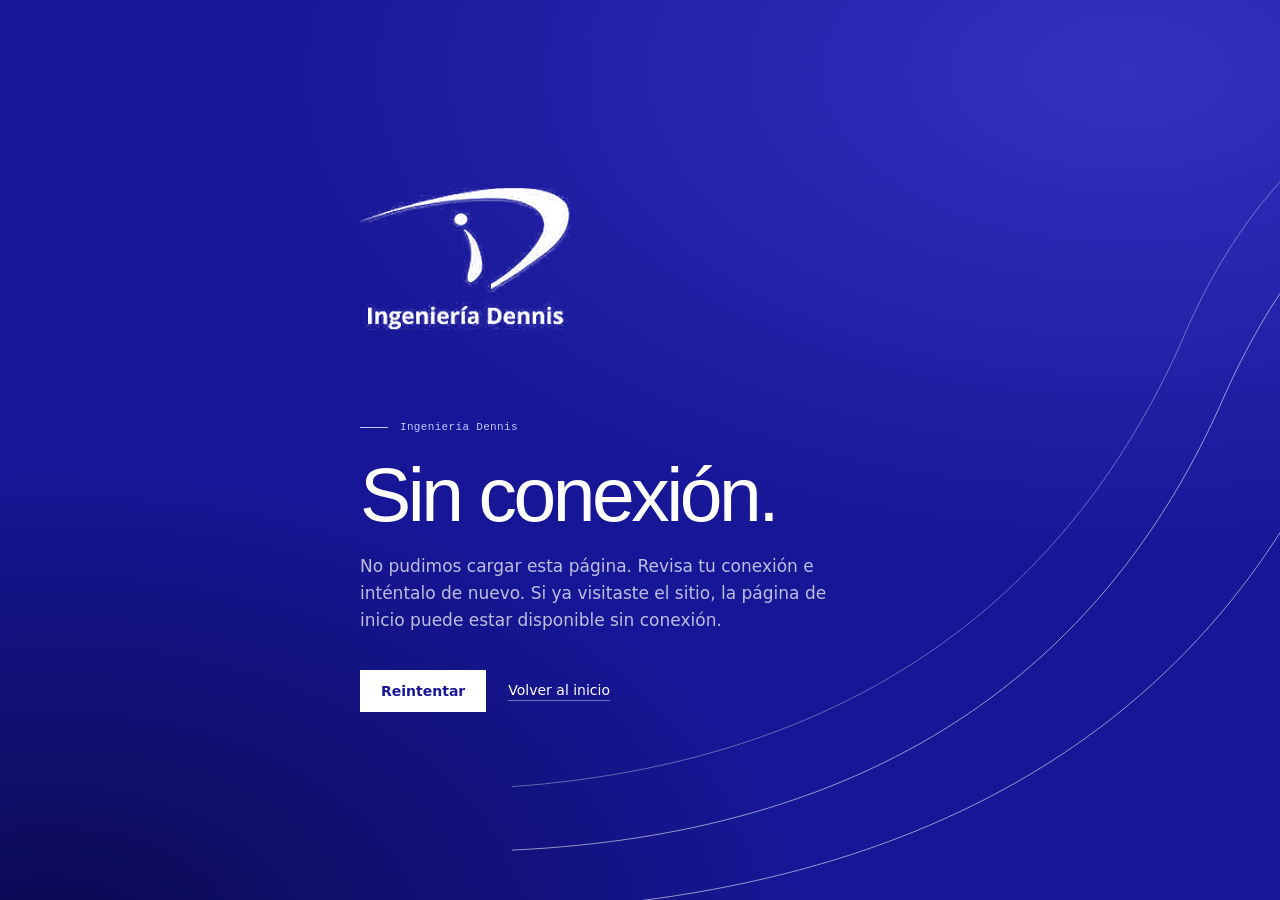
<file: offline.html>
<!DOCTYPE html>
<html lang="es">
<head>
  <meta charset="UTF-8">
  <meta name="viewport" content="width=device-width, initial-scale=1">
  <title>Sin conexión — Ingeniería Dennis</title>
  <meta name="theme-color" content="#171696">
  <meta name="robots" content="noindex">
  <style>
    :root {
      --brand: #171696;
      --brand-soft: #c3c5ff;
      --white: #ffffff;
    }
    * { box-sizing: border-box; }
    body {
      position: relative;
      display: grid;
      place-items: center;
      min-height: 100vh;
      min-height: 100svh;
      margin: 0;
      padding: 24px;
      overflow: hidden;
      background: var(--brand);
      color: var(--white);
      font-family: "Instrument Sans", "Segoe UI", system-ui, sans-serif;
    }
    body::before {
      content: "";
      position: absolute;
      inset: 0;
      background:
        radial-gradient(120% 95% at 88% 8%, rgba(92, 89, 255, 0.4), transparent 58%),
        radial-gradient(95% 85% at 4% 105%, rgba(2, 2, 36, 0.62), transparent 62%);
    }
    .arcs {
      position: absolute;
      top: 0;
      right: -20%;
      width: 80%;
      height: 100%;
      opacity: 0.55;
      pointer-events: none;
    }
    .arcs path {
      fill: none;
      stroke: var(--white);
      stroke-width: 1;
      vector-effect: non-scaling-stroke;
    }
    main {
      position: relative;
      z-index: 1;
      width: min(560px, 100%);
    }
    .logo {
      width: 210px;
      height: auto;
      margin-bottom: clamp(40px, 8vh, 64px);
    }
    .label {
      display: flex;
      align-items: center;
      gap: 12px;
      color: var(--brand-soft);
      font-family: "IBM Plex Mono", "Courier New", monospace;
      font-size: 11px;
      letter-spacing: 0.03em;
      line-height: 1.4;
    }
    .label::before {
      content: "";
      width: 28px;
      height: 1px;
      background: currentColor;
    }
    h1 {
      margin: 22px 0 0;
      font-family: "Archivo", "Segoe UI", sans-serif;
      font-size: clamp(3rem, 8vw, 4.8rem);
      font-weight: 500;
      letter-spacing: -0.045em;
      line-height: 0.95;
    }
    main > p {
      max-width: 44ch;
      margin: 22px 0 0;
      color: rgba(255, 255, 255, 0.72);
      font-size: 17px;
      line-height: 1.6;
    }
    .actions {
      display: flex;
      flex-wrap: wrap;
      align-items: center;
      gap: 22px;
      margin-top: 36px;
    }
    button,
    .actions a {
      font: inherit;
      font-size: 14px;
    }
    button {
      padding: 12px 20px;
      border: 1px solid var(--white);
      background: var(--white);
      color: var(--brand);
      font-weight: 600;
      cursor: pointer;
      transition: background-color 0.3s ease, color 0.3s ease;
    }
    button:hover {
      background: transparent;
      color: var(--white);
    }
    .actions a {
      padding-bottom: 2px;
      border-bottom: 1px solid rgba(255, 255, 255, 0.4);
      color: var(--white);
      text-decoration: none;
    }
    .actions a:hover {
      border-bottom-color: var(--white);
    }
    :focus-visible {
      outline: 2px solid var(--white);
      outline-offset: 4px;
    }
  </style>
</head>
<body>
  <svg class="arcs" viewBox="0 0 1000 900" fill="none" preserveAspectRatio="xMidYMid slice" aria-hidden="true">
    <path d="M-140 840C240 860 540 740 690 410C780 200 920 100 1090 140"/>
    <path d="M-120 900C300 915 640 780 800 440C880 250 1000 170 1140 210"/>
    <path d="M-160 780C230 800 520 660 660 330C740 150 880 50 1050 90" opacity=".65"/>
  </svg>

  <main>
    <img class="logo" src="assets/logo-full-white.png" width="236" height="160" alt="Ingeniería Dennis">
    <p class="label">Ingeniería Dennis</p>
    <h1>Sin conexión.</h1>
    <p>No pudimos cargar esta página. Revisa tu conexión e inténtalo de nuevo. Si ya visitaste el sitio, la página de inicio puede estar disponible sin conexión.</p>
    <div class="actions">
      <button type="button" onclick="location.reload()">Reintentar</button>
      <a href="./">Volver al inicio</a>
    </div>
  </main>
</body>
</html>
</file>
<file: css/fonts.css>
﻿/* Tipografías locales — subconjuntos latin y latin-ext */
@font-face {
  font-family: "Archivo";
  font-style: normal;
  font-weight: 400 700;
  font-display: swap;
  src: url("../assets/fonts/archivo-latin-ext.woff2") format("woff2");
  unicode-range: U+0100-02BA, U+02BD-02C5, U+02C7-02CC, U+02CE-02D7, U+02DD-02FF, U+0304, U+0308, U+0329, U+1D00-1DBF, U+1E00-1E9F, U+1EF2-1EFF, U+2020, U+20A0-20AB, U+20AD-20C4, U+2113, U+2C60-2C7F, U+A720-A7FF;
}
@font-face {
  font-family: "Archivo";
  font-style: normal;
  font-weight: 400 700;
  font-display: swap;
  src: url("../assets/fonts/archivo-latin.woff2") format("woff2");
  unicode-range: U+0000-00FF, U+0131, U+0152-0153, U+02BB-02BC, U+02C6, U+02DA, U+02DC, U+0304, U+0308, U+0329, U+2000-206F, U+20AC, U+2122, U+2191, U+2193, U+2212, U+2215, U+FEFF, U+FFFD;
}
@font-face {
  font-family: "IBM Plex Mono";
  font-style: normal;
  font-weight: 400;
  font-display: swap;
  src: url("../assets/fonts/ibm-plex-mono-400-latin-ext.woff2") format("woff2");
  unicode-range: U+0100-02BA, U+02BD-02C5, U+02C7-02CC, U+02CE-02D7, U+02DD-02FF, U+0304, U+0308, U+0329, U+1D00-1DBF, U+1E00-1E9F, U+1EF2-1EFF, U+2020, U+20A0-20AB, U+20AD-20C4, U+2113, U+2C60-2C7F, U+A720-A7FF;
}
@font-face {
  font-family: "IBM Plex Mono";
  font-style: normal;
  font-weight: 400;
  font-display: swap;
  src: url("../assets/fonts/ibm-plex-mono-400-latin.woff2") format("woff2");
  unicode-range: U+0000-00FF, U+0131, U+0152-0153, U+02BB-02BC, U+02C6, U+02DA, U+02DC, U+0304, U+0308, U+0329, U+2000-206F, U+20AC, U+2122, U+2191, U+2193, U+2212, U+2215, U+FEFF, U+FFFD;
}
@font-face {
  font-family: "IBM Plex Mono";
  font-style: normal;
  font-weight: 500;
  font-display: swap;
  src: url("../assets/fonts/ibm-plex-mono-500-latin-ext.woff2") format("woff2");
  unicode-range: U+0100-02BA, U+02BD-02C5, U+02C7-02CC, U+02CE-02D7, U+02DD-02FF, U+0304, U+0308, U+0329, U+1D00-1DBF, U+1E00-1E9F, U+1EF2-1EFF, U+2020, U+20A0-20AB, U+20AD-20C4, U+2113, U+2C60-2C7F, U+A720-A7FF;
}
@font-face {
  font-family: "IBM Plex Mono";
  font-style: normal;
  font-weight: 500;
  font-display: swap;
  src: url("../assets/fonts/ibm-plex-mono-500-latin.woff2") format("woff2");
  unicode-range: U+0000-00FF, U+0131, U+0152-0153, U+02BB-02BC, U+02C6, U+02DA, U+02DC, U+0304, U+0308, U+0329, U+2000-206F, U+20AC, U+2122, U+2191, U+2193, U+2212, U+2215, U+FEFF, U+FFFD;
}
@font-face {
  font-family: "Instrument Sans";
  font-style: normal;
  font-weight: 400 600;
  font-display: swap;
  src: url("../assets/fonts/instrument-sans-latin-ext.woff2") format("woff2");
  unicode-range: U+0100-02BA, U+02BD-02C5, U+02C7-02CC, U+02CE-02D7, U+02DD-02FF, U+0304, U+0308, U+0329, U+1D00-1DBF, U+1E00-1E9F, U+1EF2-1EFF, U+2020, U+20A0-20AB, U+20AD-20C4, U+2113, U+2C60-2C7F, U+A720-A7FF;
}
@font-face {
  font-family: "Instrument Sans";
  font-style: normal;
  font-weight: 400 600;
  font-display: swap;
  src: url("../assets/fonts/instrument-sans-latin.woff2") format("woff2");
  unicode-range: U+0000-00FF, U+0131, U+0152-0153, U+02BB-02BC, U+02C6, U+02DA, U+02DC, U+0304, U+0308, U+0329, U+2000-206F, U+20AC, U+2122, U+2191, U+2193, U+2212, U+2215, U+FEFF, U+FFFD;
}
</file>
<file: css/styles.css>
/* =========================================================
   Ingeniería Dennis — Programa iDeas
   Identidad: azul ultramar del logotipo (#171696)
   Tipografía: Archivo / Instrument Sans / IBM Plex Mono
   ========================================================= */

:root {
  --brand: #171696;
  --brand-deep: #0d0c4a;
  --brand-ink: #08082f;
  --brand-soft: #c3c5ff;
  --paper: #f2f2ec;
  --paper-light: #fbfbf7;
  --ink: #17182c;
  --steel: #5d6072;
  --line: rgba(23, 22, 150, 0.16);
  --line-strong: rgba(23, 22, 150, 0.34);
  --signal-good: #1d5d47;
  --signal-warn: #8a4f0f;
  --chart-personal: #c3c5ff;
  --chart-direction: #e8b16a;
  --chart-clients: #7fe0c3;
  --white: #ffffff;

  --font-display: "Archivo", "Helvetica Neue", sans-serif;
  --font-body: "Instrument Sans", "Segoe UI", sans-serif;
  --font-mono: "IBM Plex Mono", "Courier New", monospace;

  --max: 1320px;
  --gutter: clamp(20px, 5vw, 72px);
  --ease: cubic-bezier(0.22, 0.61, 0.36, 1);
}

*,
*::before,
*::after {
  box-sizing: border-box;
}

html {
  scroll-behavior: smooth;
  scroll-padding-top: 24px;
  -webkit-text-size-adjust: 100%;
}

body {
  margin: 0;
  min-width: 320px;
  background: var(--paper);
  color: var(--ink);
  font-family: var(--font-body);
  font-size: 17px;
  line-height: 1.55;
  -webkit-font-smoothing: antialiased;
  text-rendering: optimizeLegibility;
}

body::after {
  content: "";
  position: fixed;
  inset: 0;
  z-index: 999;
  pointer-events: none;
  opacity: 0.028;
  background-image: url("data:image/svg+xml,%3Csvg xmlns='http://www.w3.org/2000/svg' width='160' height='160'%3E%3Cfilter id='n'%3E%3CfeTurbulence type='fractalNoise' baseFrequency='0.85' numOctaves='2' stitchTiles='stitch'/%3E%3C/filter%3E%3Crect width='100%25' height='100%25' filter='url(%23n)' opacity='0.55'/%3E%3C/svg%3E");
  background-size: 160px 160px;
}

img,
svg {
  display: block;
  max-width: 100%;
}

a {
  color: inherit;
}

button {
  font: inherit;
}

h1,
h2,
p,
dl,
dd {
  margin: 0;
}

ul {
  margin: 0;
  padding: 0;
  list-style: none;
}

::selection {
  background: var(--brand);
  color: var(--white);
}

:focus-visible {
  outline: 2px solid var(--brand);
  outline-offset: 4px;
}

.hero :focus-visible,
.program :focus-visible,
.site-footer :focus-visible {
  outline-color: var(--white);
}

[hidden] {
  display: none !important;
}

.skip-link {
  position: fixed;
  top: 16px;
  left: 16px;
  z-index: 100;
  padding: 12px 18px;
  background: var(--white);
  color: var(--brand);
  font-weight: 600;
  text-decoration: none;
  transform: translateY(-180%);
  transition: transform 0.25s var(--ease);
}

.skip-link:focus {
  transform: translateY(0);
}

.container {
  width: 100%;
  max-width: var(--max);
  margin-inline: auto;
  padding-inline: var(--gutter);
}

/* ---------------------------------------------------------
   Etiquetas y tipos compartidos
   --------------------------------------------------------- */

.label {
  display: flex;
  align-items: center;
  gap: 12px;
  font-family: var(--font-mono);
  font-size: 11px;
  font-weight: 400;
  letter-spacing: 0.03em;
  line-height: 1.4;
  color: var(--steel);
}

.label::before {
  content: "";
  flex: none;
  width: 20px;
  height: 1px;
  background: currentColor;
}

.label--light {
  color: rgba(255, 255, 255, 0.64);
}

/* ---------------------------------------------------------
   Hero
   --------------------------------------------------------- */

.hero {
  position: relative;
  isolation: isolate;
  display: flex;
  flex-direction: column;
  min-height: 100vh;
  min-height: 100svh;
  overflow: hidden;
  background: var(--brand);
  color: var(--white);
}

.hero::before {
  content: "";
  position: absolute;
  inset: 22px;
  z-index: 1;
  border: 1px solid rgba(255, 255, 255, 0.14);
  pointer-events: none;
}

.hero-bg {
  position: absolute;
  inset: 0;
  z-index: 0;
  pointer-events: none;
}

.hero-bg::before {
  content: "";
  position: absolute;
  inset: 0;
  background:
    radial-gradient(120% 95% at 88% 8%, rgba(92, 89, 255, 0.38), transparent 58%),
    radial-gradient(95% 85% at 4% 105%, rgba(2, 2, 36, 0.62), transparent 62%);
}

.hero-grid {
  position: absolute;
  inset: 0;
  background-image: linear-gradient(90deg, rgba(255, 255, 255, 0.055) 1px, transparent 1px);
  background-size: calc(100% / 6) 100%;
  opacity: 0.75;
  -webkit-mask-image: linear-gradient(to bottom, transparent 0%, #000 18%, #000 84%, transparent 100%);
  mask-image: linear-gradient(to bottom, transparent 0%, #000 18%, #000 84%, transparent 100%);
}

.hero-arcs {
  position: absolute;
  top: 0;
  right: -18%;
  width: 82%;
  height: 100%;
  color: var(--white);
}

.arc {
  stroke: currentColor;
  stroke-width: 1;
  vector-effect: non-scaling-stroke;
}

.arc--soft {
  stroke-opacity: 0.13;
}

.arc--mid {
  stroke-opacity: 0.24;
}

.arc--main {
  stroke: var(--brand-soft);
  stroke-width: 1.4;
  stroke-opacity: 0.6;
  stroke-dasharray: 2200;
  stroke-dashoffset: 2200;
  animation: arc-draw 2.6s var(--ease) 0.25s forwards;
}

.hero-node {
  fill: var(--brand-soft);
  fill-opacity: 0.75;
}

.hero-node--ring {
  fill: none;
  stroke: var(--brand-soft);
  stroke-opacity: 0.45;
  stroke-width: 1;
}

.hero-mark {
  position: absolute;
  top: 21%;
  right: 5vw;
  width: clamp(180px, 19vw, 290px);
  height: auto;
  opacity: 0.92;
}

.hero-shell {
  position: relative;
  z-index: 2;
  display: flex;
  flex: 1;
  flex-direction: column;
  width: 100%;
  max-width: var(--max);
  margin-inline: auto;
  padding-inline: var(--gutter);
}

.site-header {
  display: flex;
  align-items: center;
  justify-content: space-between;
  gap: 28px;
  padding-block: 26px;
  border-bottom: 1px solid rgba(255, 255, 255, 0.16);
}

.brand {
  display: inline-flex;
  align-items: center;
  gap: 12px;
  color: var(--white);
  text-decoration: none;
}

.brand-mark {
  width: auto;
  height: 33px;
}

.brand-name {
  font-family: var(--font-display);
  font-size: 17px;
  font-weight: 600;
  letter-spacing: -0.02em;
  white-space: nowrap;
}

.site-nav {
  display: flex;
  align-items: center;
  gap: clamp(16px, 2.5vw, 36px);
}

.site-nav a {
  position: relative;
  padding-block: 4px;
  color: rgba(255, 255, 255, 0.7);
  font-size: 14px;
  font-weight: 500;
  text-decoration: none;
  transition: color 0.4s var(--ease);
}

.site-nav a::after {
  content: "";
  position: absolute;
  right: 0;
  bottom: 0;
  left: 0;
  height: 1px;
  background: var(--white);
  transform: scaleX(0);
  transform-origin: left;
  transition: transform 0.5s var(--ease);
}

.site-nav a:hover {
  color: var(--white);
}

.site-nav a:hover::after {
  transform: scaleX(1);
}

.hero-main {
  display: flex;
  flex: 1;
  align-items: center;
  padding-block: clamp(56px, 10vh, 128px);
}

.hero-copy {
  width: 100%;
  max-width: 1080px;
}

.kicker {
  display: flex;
  align-items: center;
  gap: 12px;
  margin-bottom: 28px;
  color: var(--brand-soft);
  font-family: var(--font-mono);
  font-size: 11px;
  letter-spacing: 0.04em;
  line-height: 1.4;
}

.kicker::before {
  content: "";
  flex: none;
  width: 34px;
  height: 1px;
  background: currentColor;
}

.hero-title {
  max-width: 1080px;
  font-family: var(--font-display);
  font-size: clamp(2.9rem, 6.4vw, 6.2rem);
  font-weight: 500;
  letter-spacing: -0.045em;
  line-height: 0.94;
  color: var(--white);
}

.hero-title span {
  display: block;
}

.hero-lead {
  max-width: 46ch;
  margin-top: clamp(24px, 3.5vh, 38px);
  color: rgba(255, 255, 255, 0.78);
  font-size: clamp(1.03rem, 1.45vw, 1.2rem);
  line-height: 1.6;
}

.hero-foot {
  display: flex;
  align-items: center;
  justify-content: space-between;
  gap: 32px;
  padding-block: 22px 30px;
  border-top: 1px solid rgba(255, 255, 255, 0.16);
}

.hero-meta {
  display: flex;
  flex-wrap: wrap;
  gap: 0;
  color: rgba(255, 255, 255, 0.66);
  font-family: var(--font-mono);
  font-size: 10.5px;
  letter-spacing: 0.05em;
  line-height: 1.5;
}

.hero-meta span + span {
  margin-left: 22px;
  padding-left: 22px;
  border-left: 1px solid rgba(255, 255, 255, 0.2);
}

.hero-link {
  display: inline-flex;
  flex: none;
  align-items: center;
  gap: 16px;
  min-height: 44px;
  color: var(--white);
  font-size: 14px;
  font-weight: 500;
  text-decoration: none;
}

.hero-link-icon {
  display: grid;
  place-items: center;
  width: 38px;
  height: 38px;
  border: 1px solid rgba(255, 255, 255, 0.34);
  border-radius: 50%;
  transition:
    transform 0.5s var(--ease),
    background-color 0.5s var(--ease),
    color 0.5s var(--ease),
    border-color 0.5s var(--ease);
}

.hero-link:hover .hero-link-icon {
  transform: translateY(3px);
  border-color: var(--white);
  background: var(--white);
  color: var(--brand);
}

/* Entrada orquestada del hero */

.js .kicker {
  opacity: 0;
  animation: intro-rise 0.9s var(--ease) 0.05s forwards;
}

.js .hero-title span {
  opacity: 0;
  transform: translateY(28px);
  animation: intro-rise 1.05s var(--ease) forwards;
}

.js .hero-title span:nth-child(1) {
  animation-delay: 0.12s;
}

.js .hero-title span:nth-child(2) {
  animation-delay: 0.2s;
}

.js .hero-title span:nth-child(3) {
  animation-delay: 0.28s;
}

.js .hero-lead {
  opacity: 0;
  animation: intro-rise 1s var(--ease) 0.52s forwards;
}

.js .hero-foot {
  opacity: 0;
  animation: intro-rise 1s var(--ease) 0.68s forwards;
}

.js .hero-mark {
  opacity: 0;
  animation: mark-in 1.7s var(--ease) 0.3s forwards;
}

@keyframes intro-rise {
  to {
    opacity: 1;
    transform: translateY(0);
  }
}

@keyframes mark-in {
  from {
    opacity: 0;
    transform: scale(0.985);
  }
  to {
    opacity: 0.92;
    transform: scale(1);
  }
}

@keyframes arc-draw {
  to {
    stroke-dashoffset: 0;
  }
}

/* ---------------------------------------------------------
   Secciones editoriales
   --------------------------------------------------------- */

.section {
  position: relative;
  padding-block: clamp(84px, 11vw, 152px);
}

.section--firma {
  background: var(--paper);
}

.section--diagnostico {
  background: var(--paper-light);
  border-top: 1px solid var(--line);
}

.section-grid {
  display: grid;
  grid-template-columns: minmax(140px, 3fr) minmax(0, 9fr);
  align-items: start;
  gap: clamp(24px, 5vw, 80px);
}

.section-rail {
  position: sticky;
  top: 24px;
  align-self: start;
  padding-top: 7px;
}

.section-title {
  max-width: 22ch;
  font-family: var(--font-display);
  font-size: clamp(2rem, 3.6vw, 3.55rem);
  font-weight: 500;
  letter-spacing: -0.035em;
  line-height: 1.05;
  text-wrap: balance;
}

.section-title--large {
  max-width: 23ch;
}

.section-lede {
  max-width: 56ch;
  margin-top: 28px;
  color: var(--steel);
  font-size: clamp(1.05rem, 1.4vw, 1.22rem);
  line-height: 1.62;
}

.specs {
  display: grid;
  grid-template-columns: repeat(3, minmax(0, 1fr));
  margin-top: clamp(44px, 6vw, 76px);
  border-top: 1px solid var(--line);
}

.spec {
  min-width: 0;
  padding: 22px 24px 0 0;
  border-right: 1px solid var(--line);
}

.spec + .spec {
  padding-left: 24px;
}

.spec:last-child {
  padding-right: 0;
  border-right: 0;
}

.spec dt {
  margin-bottom: 8px;
  color: var(--steel);
  font-family: var(--font-mono);
  font-size: 10.5px;
  letter-spacing: 0.03em;
  line-height: 1.4;
}

.spec dd {
  font-family: var(--font-display);
  font-size: clamp(1rem, 1.3vw, 1.14rem);
  font-weight: 500;
  letter-spacing: -0.015em;
  line-height: 1.35;
}

/* Diagnóstico */

.diagnosis-grid {
  display: grid;
  grid-template-columns: minmax(0, 1.05fr) minmax(0, 1fr);
  align-items: start;
  gap: clamp(28px, 5vw, 64px);
  margin-top: clamp(44px, 6vw, 76px);
}

.diagnosis-copy {
  padding-left: clamp(18px, 2vw, 28px);
  border-left: 1px solid var(--brand);
}

.diagnosis-copy p {
  max-width: 46ch;
  font-family: var(--font-display);
  font-size: clamp(1.15rem, 1.55vw, 1.4rem);
  font-weight: 400;
  letter-spacing: -0.015em;
  line-height: 1.46;
}

.status-board {
  border: 1px solid var(--line-strong);
  background: var(--white);
}

.status-head {
  display: flex;
  justify-content: space-between;
  gap: 16px;
  padding: 13px 18px;
  border-bottom: 1px solid var(--line);
  color: var(--steel);
  font-family: var(--font-mono);
  font-size: 10px;
  letter-spacing: 0.04em;
  line-height: 1.4;
}

.status-row {
  display: flex;
  gap: 16px;
  padding: 22px 18px;
  border-bottom: 1px solid var(--line);
}

.status-row:last-child {
  border-bottom: 0;
}

.status-icon {
  flex: none;
  width: 10px;
  height: 10px;
  margin-top: 6px;
  border: 1px solid var(--line-strong);
}

.status-row--active .status-icon {
  border-color: var(--brand);
  background: var(--brand);
}

.status-label {
  margin-bottom: 8px;
  font-family: var(--font-display);
  font-size: 15px;
  font-weight: 600;
  letter-spacing: -0.01em;
  line-height: 1.3;
}

.status-row ul {
  color: var(--steel);
  font-size: 14px;
  line-height: 1.5;
}

.status-row li + li {
  margin-top: 3px;
}

/* ---------------------------------------------------------
   Programa iDeas
   --------------------------------------------------------- */

.program {
  position: relative;
  isolation: isolate;
  overflow: hidden;
  padding-block: clamp(88px, 12vw, 160px);
  background: var(--brand-deep);
  color: var(--white);
}

.program::before {
  content: "";
  position: absolute;
  inset: 0;
  z-index: 0;
  background:
    radial-gradient(105% 85% at 82% 0%, rgba(74, 71, 236, 0.44), transparent 62%),
    radial-gradient(80% 80% at 0% 100%, rgba(1, 1, 26, 0.5), transparent 65%);
  pointer-events: none;
}

.program-arcs {
  position: absolute;
  top: -10%;
  right: -18%;
  z-index: 0;
  width: 78%;
  height: 120%;
  color: var(--white);
  pointer-events: none;
}

.program-mark {
  position: absolute;
  top: 8%;
  right: 5vw;
  z-index: 1;
  width: clamp(120px, 15vw, 220px);
  height: auto;
  opacity: 0.9;
}

.program-inner {
  position: relative;
  z-index: 2;
}

.program-head {
  max-width: 100%;
}

.program-title {
  margin-top: 26px;
  font-family: var(--font-display);
  font-size: clamp(6rem, 17vw, 14rem);
  font-weight: 500;
  letter-spacing: -0.065em;
  line-height: 0.8;
}

.program-lead {
  max-width: 46ch;
  margin-top: 30px;
  color: rgba(255, 255, 255, 0.78);
  font-size: clamp(1.08rem, 1.6vw, 1.35rem);
  line-height: 1.55;
}

.program-grid {
  display: grid;
  grid-template-columns: minmax(0, 1.2fr) minmax(320px, 0.8fr);
  align-items: start;
  gap: clamp(40px, 8vw, 120px);
  margin-top: clamp(56px, 8vw, 96px);
}

.program-kicker {
  margin-bottom: 16px;
  color: rgba(255, 255, 255, 0.62);
  font-family: var(--font-mono);
  font-size: 10.5px;
  letter-spacing: 0.03em;
  line-height: 1.4;
}

.program-copy p:last-child {
  max-width: 52ch;
  color: rgba(255, 255, 255, 0.82);
  font-size: clamp(1.02rem, 1.25vw, 1.14rem);
  line-height: 1.65;
}

.program-file {
  position: relative;
  padding: 7px;
  border: 1px solid rgba(255, 255, 255, 0.26);
}

.program-file::after {
  content: "";
  position: absolute;
  inset: 7px;
  border: 1px solid rgba(255, 255, 255, 0.13);
  pointer-events: none;
}

.file-head {
  position: relative;
  z-index: 1;
  display: flex;
  justify-content: space-between;
  gap: 16px;
  padding: 14px 15px 16px;
  border-bottom: 1px solid rgba(255, 255, 255, 0.16);
  color: rgba(255, 255, 255, 0.64);
  font-family: var(--font-mono);
  font-size: 10px;
  letter-spacing: 0.04em;
  line-height: 1.4;
}

.file-row {
  position: relative;
  z-index: 1;
  display: grid;
  grid-template-columns: 82px minmax(0, 1fr);
  gap: 16px;
  padding: 15px;
  border-bottom: 1px solid rgba(255, 255, 255, 0.1);
}

.file-row:last-child {
  border-bottom: 0;
}

.file-row dt {
  padding-top: 3px;
  color: rgba(255, 255, 255, 0.62);
  font-family: var(--font-mono);
  font-size: 10px;
  letter-spacing: 0.03em;
  line-height: 1.4;
}

.file-row dd {
  font-family: var(--font-display);
  font-size: 15px;
  font-weight: 500;
  letter-spacing: -0.01em;
  line-height: 1.4;
}

/* ---------------------------------------------------------
   Footer
   --------------------------------------------------------- */

.site-footer {
  padding-block: clamp(56px, 7vw, 84px) 30px;
  background: var(--brand-ink);
  color: var(--white);
}

.footer-statement {
  padding-bottom: clamp(36px, 5vw, 56px);
  margin-bottom: clamp(36px, 5vw, 56px);
  border-bottom: 1px solid rgba(255, 255, 255, 0.16);
}

.footer-statement .label {
  margin-bottom: 18px;
}

.footer-statement-text {
  max-width: 22ch;
  font-family: var(--font-display);
  font-size: clamp(2rem, 4vw, 3.6rem);
  font-weight: 500;
  letter-spacing: -0.04em;
  line-height: 0.98;
}

.footer-grid {
  display: grid;
  grid-template-columns: 1.5fr 1fr 1fr auto;
  align-items: start;
  gap: clamp(32px, 5vw, 64px);
}

.footer-brand img {
  width: auto;
  height: 92px;
}

.footer-block .label {
  margin-bottom: 14px;
}

.footer-block p:last-child {
  color: rgba(255, 255, 255, 0.68);
  font-size: 14px;
  line-height: 1.6;
}

.footer-end {
  display: flex;
  flex-direction: column;
  align-items: flex-end;
  gap: 18px;
  text-align: right;
}

.install-button {
  min-height: 44px;
  padding: 10px 18px;
  border: 1px solid rgba(255, 255, 255, 0.3);
  border-radius: 999px;
  background: transparent;
  color: var(--white);
  font-family: var(--font-body);
  font-size: 12.5px;
  font-weight: 500;
  cursor: pointer;
  transition:
    background-color 0.4s var(--ease),
    color 0.4s var(--ease),
    border-color 0.4s var(--ease);
}

.install-button:hover {
  border-color: var(--white);
  background: var(--white);
  color: var(--brand);
}

.copyright {
  color: rgba(255, 255, 255, 0.52);
  font-family: var(--font-mono);
  font-size: 10px;
  letter-spacing: 0.03em;
  line-height: 1.5;
  white-space: nowrap;
}

/* ---------------------------------------------------------
   Estado fuera de línea
   --------------------------------------------------------- */

.offline-badge {
  position: fixed;
  bottom: 22px;
  left: 50%;
  z-index: 60;
  padding: 9px 15px;
  border: 1px solid rgba(255, 255, 255, 0.2);
  border-radius: 999px;
  background: var(--ink);
  color: var(--white);
  font-family: var(--font-mono);
  font-size: 10.5px;
  letter-spacing: 0.03em;
  line-height: 1.4;
  box-shadow: 0 12px 34px rgba(0, 0, 0, 0.22);
  transform: translateX(-50%);
}

/* ---------------------------------------------------------
   Revelado al hacer scroll
   --------------------------------------------------------- */

.js .reveal {
  opacity: 0;
  transform: translateY(20px);
  transition:
    opacity 0.9s var(--ease),
    transform 0.9s var(--ease);
}

.js .reveal.is-visible {
  opacity: 1;
  transform: translateY(0);
}

.js .section-title.reveal .section-title-inner {
  display: block;
  clip-path: inset(0 0 100% 0);
  transition: clip-path 1.1s var(--ease);
}

.js .section-title.reveal.is-visible .section-title-inner {
  clip-path: inset(0 0 0 0);
}

/* ---------------------------------------------------------
   Adaptación
   --------------------------------------------------------- */

@media (max-width: 1100px) {
  .hero-mark {
    display: none;
  }

  .hero-copy {
    max-width: 100%;
  }
}

@media (max-width: 980px) {
  .section-grid {
    grid-template-columns: minmax(0, 1fr);
    gap: 20px;
  }

  .section-rail {
    position: static;
    padding-top: 0;
  }

  .section-index {
    margin-bottom: 10px;
    color: var(--brand);
    font-size: 2.6rem;
    letter-spacing: -0.04em;
    line-height: 0.9;
    -webkit-text-stroke: 0;
    opacity: 0.35;
  }

  .section-title,
  .section-title--large {
    max-width: 26ch;
  }

  .diagnosis-grid {
    grid-template-columns: minmax(0, 1fr);
  }

  .diagnosis-copy {
    padding-left: 0;
    padding-top: 18px;
    border-top: 1px solid var(--brand);
    border-left: 0;
  }

  .program-grid {
    grid-template-columns: minmax(0, 1fr);
  }

  .footer-grid {
    grid-template-columns: 1fr 1fr;
  }

  .footer-brand {
    grid-column: 1 / -1;
  }

  .footer-end {
    grid-column: 1 / -1;
    flex-direction: row;
    align-items: center;
    justify-content: space-between;
    text-align: left;
  }
}

@media (max-width: 760px) {
  .site-header {
    flex-wrap: wrap;
    gap: 16px;
    padding-block: 18px 0;
    border-bottom: 0;
  }

  .brand-mark {
    height: 29px;
  }

  .brand-name {
    font-size: 15.5px;
  }

  .site-nav {
    width: 100%;
    justify-content: space-between;
    padding-block: 4px 8px;
    border-top: 1px solid rgba(255, 255, 255, 0.14);
  }

  .site-nav a {
    display: inline-flex;
    align-items: center;
    min-height: 44px;
    font-size: 13px;
  }

  .hero::before {
    inset: 14px;
  }

  .hero-main {
    padding-block: clamp(46px, 9vh, 88px);
  }

  .hero-title {
    font-size: clamp(2.65rem, 8.6vw, 4.4rem);
  }

  .hero-lead {
    font-size: 16px;
  }

  .section-index {
    font-size: 2.2rem;
  }

  .hero-foot {
    flex-direction: column;
    align-items: flex-start;
    gap: 20px;
  }

  .hero-meta {
    font-size: 10px;
  }

  .hero-link {
    font-size: 13.5px;
  }

  .specs {
    grid-template-columns: minmax(0, 1fr);
  }

  .spec {
    padding: 18px 0;
    border-right: 0;
    border-bottom: 1px solid var(--line);
  }

  .spec + .spec {
    padding-left: 0;
  }

  .spec:last-child {
    border-bottom: 0;
  }

  .program-mark {
    display: none;
  }

  .program-title {
    font-size: clamp(5.5rem, 25vw, 9rem);
  }

  .program-file {
    max-width: 520px;
  }

  .footer-statement {
    padding-bottom: 28px;
    margin-bottom: 28px;
  }

  .footer-statement-text {
    font-size: 2rem;
  }

  .footer-grid {
    grid-template-columns: minmax(0, 1fr);
    gap: 32px;
  }

  .footer-brand,
  .footer-end {
    grid-column: auto;
  }

  .footer-end {
    flex-direction: column;
    align-items: flex-start;
  }

  .footer-brand img {
    height: 62px;
  }
}

@media (max-width: 440px) {
  body {
    font-size: 16px;
  }

  .kicker {
    font-size: 10px;
    letter-spacing: 0.03em;
  }

  .hero-title {
    font-size: 2.55rem;
    letter-spacing: -0.04em;
  }

  .hero-meta span + span {
    margin-left: 14px;
    padding-left: 14px;
  }

  .hero-foot {
    padding-block: 18px 24px;
  }

  .status-head {
    padding-inline: 14px;
  }

  .status-row {
    padding: 18px 14px;
  }

  .program {
    padding-block: 76px;
  }

  .program-title {
    font-size: 5.2rem;
  }

  .file-row {
    grid-template-columns: 70px minmax(0, 1fr);
    gap: 12px;
  }

  .copyright {
    white-space: normal;
  }
}

/* ---------------------------------------------------------
   Accesibilidad de movimiento
   --------------------------------------------------------- */

@media (prefers-reduced-motion: reduce) {
  html {
    scroll-behavior: auto;
  }

  *,
  *::before,
  *::after {
    animation-duration: 0.001ms !important;
    animation-iteration-count: 1 !important;
    transition-duration: 0.001ms !important;
  }

  .js .kicker,
  .js .hero-title span,
  .js .hero-lead,
  .js .hero-foot,
  .js .hero-mark {
    opacity: 1;
    transform: none;
  }

  .arc--main {
    stroke-dashoffset: 0;
  }

  .js .reveal {
    opacity: 1;
    transform: none;
  }

  .js .section-title.reveal .section-title-inner {
    clip-path: none;
  }

  .js .eval-board:not(.is-visible) .radar-shape {
    stroke-dashoffset: 0;
    fill-opacity: 0.14;
  }
}

/* =========================================================
   Portafolio Meta 4.1 — componentes
   ========================================================= */

:root {
  --brand-wash: #ececfa;
  --brand-wash-strong: #dedff8;
}

.sr-only {
  position: absolute;
  width: 1px;
  height: 1px;
  padding: 0;
  margin: -1px;
  overflow: hidden;
  clip: rect(0, 0, 0, 0);
  white-space: nowrap;
  border: 0;
}

/* Portada y navegación */

.hero-copy {
  max-width: 1120px;
}

.hero-title {
  max-width: 1120px;
  font-size: clamp(2.9rem, 6vw, 5.8rem);
}

.nav-compact {
  display: none;
}

/* Secciones */

.section-content {
  min-width: 0;
}

.section-index {
  margin-bottom: 18px;
  color: rgba(23, 22, 150, 0.16);
  font-family: var(--font-display);
  font-size: clamp(3rem, 5.5vw, 5.4rem);
  font-weight: 500;
  letter-spacing: -0.06em;
  line-height: 0.78;
}

@supports (-webkit-text-stroke: 1px black) {
  .section-index {
    color: transparent;
    -webkit-text-stroke: 1px var(--line-strong);
  }
}

.section-rail .label {
  margin-top: 0;
}

.section--organizacion {
  background: var(--paper);
}

.section--grupos {
  border-top: 1px solid var(--line);
  background: var(--paper-light);
}

.section--propuestas {
  border-top: 1px solid var(--line);
  background: var(--paper);
}

/* Índice del portafolio */

.toc {
  border-top: 1px solid var(--line);
  border-bottom: 1px solid var(--line);
  background: var(--paper);
}

.toc-inner {
  display: grid;
  grid-template-columns: 160px minmax(0, 1fr);
  align-items: start;
  gap: clamp(24px, 5vw, 64px);
  padding-block: 26px;
}

.toc-inner > .label {
  padding-top: 3px;
}

.toc-list {
  display: grid;
  grid-template-columns: repeat(5, minmax(0, 1fr));
  margin: 0;
  padding: 0;
  list-style: none;
}

.toc-list li {
  min-width: 0;
  border-left: 1px solid var(--line);
}

.toc-list li:first-child {
  border-left: 0;
}

.toc-list a {
  display: flex;
  flex-direction: column;
  justify-content: center;
  gap: 6px;
  min-height: 44px;
  padding: 2px 18px 4px;
  color: var(--ink);
  text-decoration: none;
  transition: background-color 0.4s var(--ease);
}

.toc-list a:hover {
  background: rgba(23, 22, 150, 0.04);
}

.toc-list li:first-child a {
  padding-left: 0;
}

.toc-num {
  color: var(--brand);
  font-family: var(--font-display);
  font-size: 1.5rem;
  font-weight: 500;
  letter-spacing: -0.03em;
  line-height: 1;
}

.toc-name {
  font-family: var(--font-display);
  font-size: 14px;
  font-weight: 500;
  letter-spacing: -0.01em;
  line-height: 1.3;
}

.toc-list a:hover .toc-name {
  color: var(--brand);
}

/* Organización */

.specs--org {
  grid-template-columns: repeat(4, minmax(0, 1fr));
}

.is-pending {
  display: inline-block;
  padding-bottom: 1px;
  border-bottom: 1px dashed var(--line-strong);
  color: var(--steel);
}

.finding-grid {
  display: grid;
  grid-template-columns: minmax(0, 1.2fr) minmax(300px, 1fr);
  align-items: start;
  gap: clamp(28px, 5vw, 64px);
  margin-top: clamp(40px, 6vw, 64px);
  padding-top: clamp(32px, 4vw, 48px);
  border-top: 1px solid var(--line);
}

.finding-copy .label {
  margin-bottom: 14px;
}

.finding-title {
  max-width: 23ch;
  font-family: var(--font-display);
  font-size: clamp(1.4rem, 2vw, 1.9rem);
  font-weight: 500;
  letter-spacing: -0.03em;
  line-height: 1.1;
}

.finding-copy > p:not(.label):not(.finding-title) {
  max-width: 48ch;
  margin-top: 14px;
  color: var(--steel);
  font-size: 1rem;
  line-height: 1.6;
}

.program-summary {
  display: grid;
  grid-template-columns: minmax(0, 1.5fr) minmax(0, 1fr);
  gap: clamp(24px, 5vw, 64px);
  margin-top: clamp(40px, 6vw, 64px);
  padding-block: clamp(24px, 3vw, 36px);
  border-top: 1px solid var(--line);
  border-bottom: 1px solid var(--line);
}

.program-summary-copy .label {
  margin-bottom: 14px;
}

.program-summary-text {
  max-width: 54ch;
  font-family: var(--font-display);
  font-size: clamp(1.05rem, 1.5vw, 1.3rem);
  font-weight: 400;
  letter-spacing: -0.015em;
  line-height: 1.45;
}

.program-summary-meta {
  margin: 0;
  padding-left: clamp(20px, 3vw, 32px);
  border-left: 1px solid var(--line);
}

.program-summary-meta > div {
  display: grid;
  grid-template-columns: 82px minmax(0, 1fr);
  gap: 12px;
  padding: 8px 0;
  border-bottom: 1px solid var(--line);
}

.program-summary-meta > div:last-child {
  border-bottom: 0;
}

.program-summary-meta dt {
  padding-top: 2px;
  color: var(--steel);
  font-family: var(--font-mono);
  font-size: 10px;
  letter-spacing: 0.02em;
  line-height: 1.4;
}

.program-summary-meta dd {
  font-family: var(--font-display);
  font-size: 14px;
  font-weight: 500;
  letter-spacing: -0.01em;
  line-height: 1.4;
}

/* Grupos de interés */

.table-wrap {
  margin-top: clamp(36px, 5vw, 56px);
}

.stakeholder-table {
  width: 100%;
  border-collapse: collapse;
  font-size: 14px;
}

.stakeholder-table thead th {
  padding: 0 20px 10px 0;
  border-bottom: 1px solid var(--line-strong);
  color: var(--steel);
  font-family: var(--font-mono);
  font-size: 10px;
  font-weight: 400;
  letter-spacing: 0.03em;
  line-height: 1.4;
  text-align: left;
}

.stakeholder-table thead th:first-child {
  width: 33%;
}

.stakeholder-table thead th:nth-child(2),
.stakeholder-table thead th:nth-child(3) {
  width: 13%;
}

.stakeholder-table tbody th,
.stakeholder-table tbody td {
  padding: 18px 20px 18px 0;
  border-bottom: 1px solid var(--line);
  text-align: left;
  vertical-align: top;
}

.stakeholder-table tbody th {
  font-weight: 400;
}

.stakeholder-table tbody td {
  color: var(--steel);
  font-size: 14px;
  line-height: 1.55;
}

.stakeholder-table tbody td[data-label="Dentro / fuera"],
.stakeholder-table tbody td[data-label="Familia"] {
  font-family: var(--font-mono);
  font-size: 11px;
  line-height: 1.5;
}

.stakeholder-table tbody tr:hover {
  background: rgba(23, 22, 150, 0.03);
}

.stakeholder-table tbody tr.is-priority .actor-name::before {
  content: "";
  display: inline-block;
  width: 6px;
  height: 6px;
  margin-right: 8px;
  background: var(--brand);
  vertical-align: 2px;
}

.actor-name {
  display: block;
  max-width: 30ch;
  font-family: var(--font-display);
  font-size: 15px;
  font-weight: 600;
  letter-spacing: -0.015em;
  line-height: 1.3;
}

.actor-tag {
  display: block;
  margin-top: 6px;
  color: var(--brand);
  font-family: var(--font-mono);
  font-size: 9.5px;
  letter-spacing: 0.02em;
  line-height: 1.4;
}

.table-note {
  display: flex;
  align-items: center;
  gap: 8px;
  margin-top: 14px;
  color: var(--steel);
  font-family: var(--font-mono);
  font-size: 10px;
  line-height: 1.4;
}

.priority-dot {
  flex: none;
  width: 6px;
  height: 6px;
  background: var(--brand);
}

.family-note {
  max-width: 82ch;
  margin-top: 18px;
  padding-top: 14px;
  border-top: 1px solid var(--line);
  color: var(--steel);
  font-size: 13px;
  line-height: 1.6;
}

.family-note strong {
  color: var(--ink);
  font-weight: 600;
}

/* Matriz poder–interés */

.matrix-block,
.priority-block {
  margin-top: clamp(56px, 8vw, 88px);
}

.block-head {
  max-width: 64ch;
}

.block-head .label {
  margin-bottom: 12px;
}

.block-title {
  font-family: var(--font-display);
  font-size: clamp(1.5rem, 2.4vw, 2rem);
  font-weight: 500;
  letter-spacing: -0.03em;
  line-height: 1.1;
}

.block-lede {
  max-width: 58ch;
  margin-top: 10px;
  color: var(--steel);
  font-size: 1rem;
  line-height: 1.6;
}

.matrix {
  margin-top: 28px;
  border: 1px solid var(--line-strong);
  background: var(--white);
}

.matrix-legend {
  display: flex;
  justify-content: space-between;
  gap: 16px;
  padding: 10px 16px;
  border-bottom: 1px solid var(--line);
  color: var(--steel);
  font-family: var(--font-mono);
  font-size: 10px;
  letter-spacing: 0.03em;
  line-height: 1.4;
}

.matrix-legend span:first-child::after {
  content: " ↑";
}

.matrix-legend span:last-child::after {
  content: " →";
}

.matrix-grid {
  display: grid;
  grid-template-columns: 1fr 1fr;
}

.quadrant {
  min-height: 210px;
  padding: clamp(18px, 2.5vw, 26px);
  border-right: 1px solid var(--line);
  border-bottom: 1px solid var(--line);
  background: var(--white);
}

.quadrant:nth-child(2n) {
  border-right: 0;
}

.quadrant:nth-child(n + 3) {
  border-bottom: 0;
}

.quadrant-coord {
  margin-bottom: 8px;
  color: var(--steel);
  font-family: var(--font-mono);
  font-size: 9.5px;
  letter-spacing: 0.02em;
  line-height: 1.4;
}

.quadrant-strategy {
  margin-bottom: 14px;
  font-family: var(--font-display);
  font-size: 1.05rem;
  font-weight: 600;
  letter-spacing: -0.015em;
  line-height: 1.3;
}

.quadrant h4 {
  margin-bottom: 6px;
  font-family: var(--font-display);
  font-size: 1rem;
  font-weight: 600;
  letter-spacing: -0.01em;
  line-height: 1.3;
}

.quadrant p:not(.quadrant-coord):not(.quadrant-strategy) {
  color: var(--steel);
  font-size: 13.5px;
  line-height: 1.5;
}

.quadrant--priority {
  background: var(--brand);
  color: var(--white);
}

.quadrant--priority .quadrant-coord {
  color: var(--brand-soft);
}

.quadrant--priority .quadrant-strategy,
.quadrant--priority h4 {
  color: var(--white);
}

.quadrant--priority p:not(.quadrant-coord):not(.quadrant-strategy) {
  color: rgba(255, 255, 255, 0.8);
}

.matrix-group + .matrix-group {
  margin-top: 18px;
  padding-top: 16px;
  border-top: 1px solid rgba(255, 255, 255, 0.2);
}

/* Grupos prioritarios */

.priority-list {
  margin: 28px 0 0;
  padding: 0;
  border-top: 1px solid var(--line);
  list-style: none;
}

.priority {
  display: grid;
  grid-template-columns: 90px minmax(0, 1fr);
  gap: 24px;
  padding: 24px 0;
  border-bottom: 1px solid var(--line);
}

.priority-num {
  color: var(--brand);
  font-family: var(--font-display);
  font-size: 2rem;
  font-weight: 500;
  letter-spacing: -0.04em;
  line-height: 1;
}

.priority-head {
  display: flex;
  flex-wrap: wrap;
  align-items: center;
  gap: 12px;
  margin-bottom: 8px;
}

.priority-head h4 {
  font-family: var(--font-display);
  font-size: 1.1rem;
  font-weight: 600;
  letter-spacing: -0.015em;
  line-height: 1.3;
}

.priority-main p {
  max-width: 68ch;
  color: var(--steel);
  font-size: 15px;
  line-height: 1.55;
}

.tag {
  display: inline-flex;
  align-items: center;
  padding: 3px 9px;
  border: 1px solid var(--line-strong);
  border-radius: 999px;
  color: var(--steel);
  font-family: var(--font-mono);
  font-size: 9.5px;
  letter-spacing: 0.02em;
  line-height: 1.4;
  white-space: nowrap;
}

/* Resumen de propuestas de valor */

.vp-summary {
  margin: clamp(36px, 5vw, 56px) 0 0;
  padding: 0;
  border-top: 1px solid var(--line);
  list-style: none;
}

.vp-summary li {
  border-bottom: 1px solid var(--line);
}

.vp-summary-item {
  display: grid;
  grid-template-columns: 56px minmax(200px, 0.9fr) minmax(0, 1.3fr);
  gap: clamp(18px, 3vw, 36px);
  align-items: start;
  padding: 22px 0;
  color: var(--ink);
  text-decoration: none;
  transition:
    background-color 0.4s var(--ease),
    transform 0.4s var(--ease);
}

.vp-summary-item:hover {
  background: rgba(23, 22, 150, 0.035);
  transform: translateX(4px);
}

.vp-summary-item:hover .vp-summary-name {
  color: var(--brand);
}

.vp-summary-num {
  color: var(--brand);
  font-family: var(--font-display);
  font-size: 1.5rem;
  font-weight: 500;
  letter-spacing: -0.03em;
  line-height: 1.1;
}

.vp-summary-main {
  display: block;
}

.vp-summary-head {
  display: flex;
  flex-wrap: wrap;
  align-items: center;
  gap: 8px;
}

.vp-summary-name {
  font-family: var(--font-display);
  font-size: 1.05rem;
  font-weight: 600;
  letter-spacing: -0.015em;
  line-height: 1.3;
}

.vp-summary-tool {
  display: block;
  margin-top: 6px;
  color: var(--steel);
  font-family: var(--font-mono);
  font-size: 10px;
  line-height: 1.4;
}

.vp-summary-text {
  display: block;
  max-width: 52ch;
  color: var(--steel);
  font-size: 14.5px;
  line-height: 1.55;
}

/* Expedientes de propuestas de valor */

.dossiers {
  margin-top: clamp(48px, 7vw, 80px);
}

.dossier {
  margin-top: clamp(40px, 6vw, 64px);
  padding: clamp(24px, 3.5vw, 44px);
  border: 1px solid var(--line);
  border-top: 2px solid var(--brand);
  background: var(--white);
  scroll-margin-top: 24px;
}

.dossier:first-child {
  margin-top: 0;
}

.dossier-head {
  display: grid;
  grid-template-columns: 80px minmax(0, 1fr) auto;
  align-items: start;
  gap: 20px;
}

.dossier-number {
  color: var(--brand);
  font-family: var(--font-display);
  font-size: clamp(2.4rem, 4vw, 3.4rem);
  font-weight: 500;
  letter-spacing: -0.04em;
  line-height: 0.9;
}

.dossier-title-wrap .label {
  margin-bottom: 6px;
}

.dossier-title {
  font-family: var(--font-display);
  font-size: clamp(1.5rem, 2.5vw, 2.2rem);
  font-weight: 500;
  letter-spacing: -0.035em;
  line-height: 1.05;
}

.tool-tag {
  align-self: start;
  padding: 6px 10px;
  border: 1px solid var(--line-strong);
  color: var(--steel);
  font-family: var(--font-mono);
  font-size: 10px;
  line-height: 1.4;
  white-space: nowrap;
}

.vp-statement {
  max-width: 100%;
  margin-top: 26px;
  padding-left: clamp(0px, 2vw, 24px);
  border-left: 1px solid var(--brand);
}

.vp-statement .label {
  margin-bottom: 10px;
}

.vp-statement-text {
  max-width: 36ch;
  font-family: var(--font-display);
  font-size: clamp(1.3rem, 2.2vw, 1.9rem);
  font-weight: 500;
  letter-spacing: -0.025em;
  line-height: 1.25;
}

/* Mapa de empatía */

.empathy-map {
  display: grid;
  grid-template-columns: 1fr 1fr;
  margin-top: clamp(28px, 4vw, 40px);
  border-top: 1px solid var(--line-strong);
  border-left: 1px solid var(--line-strong);
}

.empathy-cell {
  min-height: 150px;
  padding: 20px 22px;
  border-right: 1px solid var(--line);
  border-bottom: 1px solid var(--line);
}

.empathy-cell:nth-child(2n) {
  border-right: 1px solid var(--line-strong);
}

.empathy-cell:nth-child(n + 5) {
  border-bottom: 1px solid var(--line-strong);
}

.cell-label {
  margin-bottom: 8px;
  color: var(--brand);
  font-family: var(--font-mono);
  font-size: 10px;
  letter-spacing: 0.03em;
  line-height: 1.4;
}

.empathy-cell p:last-child,
.vpc-cell p:last-child {
  color: var(--steel);
  font-size: 14px;
  line-height: 1.55;
}

/* Value Proposition Canvas */

.vpc {
  display: grid;
  grid-template-columns: 1fr 1fr;
  margin-top: clamp(28px, 4vw, 40px);
  border: 1px solid var(--line-strong);
}

.vpc-col--profile {
  border-right: 1px solid var(--line-strong);
  background: var(--paper-light);
}

.vpc-col--value {
  background: var(--brand-wash);
}

.vpc-title {
  padding: 14px 20px;
  border-bottom: 1px solid var(--line-strong);
  color: var(--brand);
  font-family: var(--font-mono);
  font-size: 10.5px;
  letter-spacing: 0.03em;
  line-height: 1.4;
}

.vpc-cell {
  min-height: 140px;
  padding: 20px;
  border-bottom: 1px solid var(--line);
}

.vpc-cell:last-child {
  border-bottom: 0;
}

/* Relación con la innovación */

.innovation-body {
  display: grid;
  grid-template-columns: minmax(0, 1.15fr) minmax(0, 1fr);
  align-items: start;
  gap: clamp(40px, 8vw, 110px);
  margin-top: clamp(52px, 7vw, 88px);
}

.innovation-copy .label {
  margin-bottom: 14px;
}

.innovation-copy p:not(.label) {
  color: rgba(255, 255, 255, 0.78);
  font-size: clamp(1.02rem, 1.25vw, 1.15rem);
  line-height: 1.65;
}

.innovation-copy p + p {
  margin-top: 16px;
}

.ecosystem {
  border-top: 1px solid rgba(255, 255, 255, 0.18);
}

.ecosystem-role {
  padding: 18px 0;
  border-bottom: 1px solid rgba(255, 255, 255, 0.12);
}

.role-label {
  margin-bottom: 6px;
  color: var(--brand-soft);
  font-family: var(--font-mono);
  font-size: 10px;
  letter-spacing: 0.03em;
  line-height: 1.4;
}

.ecosystem-role h3 {
  margin-bottom: 6px;
  font-family: var(--font-display);
  font-size: 1.05rem;
  font-weight: 600;
  letter-spacing: -0.015em;
  line-height: 1.3;
}

.ecosystem-role p:last-child {
  color: rgba(255, 255, 255, 0.68);
  font-size: 14px;
  line-height: 1.5;
}

.flow {
  display: grid;
  grid-template-columns: repeat(4, minmax(0, 1fr));
  gap: clamp(20px, 3vw, 36px);
  margin-top: clamp(48px, 7vw, 80px);
}

.flow-step {
  padding-top: 18px;
  border-top: 1px solid rgba(255, 255, 255, 0.18);
}

.flow-num {
  display: block;
  margin-bottom: 10px;
  color: var(--brand-soft);
  font-family: var(--font-mono);
  font-size: 10px;
  line-height: 1.4;
}

.flow-step h3 {
  margin-bottom: 6px;
  font-family: var(--font-display);
  font-size: 1.05rem;
  font-weight: 600;
  letter-spacing: -0.015em;
  line-height: 1.3;
}

.flow-step p {
  color: rgba(255, 255, 255, 0.64);
  font-size: 13.5px;
  line-height: 1.5;
}

.program-closing {
  max-width: 40ch;
  margin-top: clamp(48px, 7vw, 80px);
  padding-top: 24px;
  border-top: 1px solid rgba(255, 255, 255, 0.18);
  color: var(--white);
  font-family: var(--font-display);
  font-size: clamp(1.4rem, 2.4vw, 2rem);
  font-weight: 500;
  letter-spacing: -0.025em;
  line-height: 1.25;
}

/* =========================================================
   Sección 05 — Evaluación de la vinculación
   ========================================================= */

.section--evaluacion {
  border-top: 1px solid var(--line);
  background: var(--paper-light);
}

.eval-intro {
  display: grid;
  grid-template-columns: minmax(0, 1.35fr) minmax(280px, 0.65fr);
  align-items: start;
  gap: clamp(28px, 5vw, 64px);
}

.eval-meta {
  display: flex;
  flex-wrap: wrap;
  gap: 8px 18px;
  margin-bottom: 18px;
  color: var(--brand);
  font-family: var(--font-mono);
  font-size: 10px;
  letter-spacing: 0.03em;
  line-height: 1.4;
}

.eval-meta span + span {
  position: relative;
  padding-left: 18px;
}

.eval-meta span + span::before {
  content: "";
  position: absolute;
  top: 50%;
  left: 0;
  width: 1px;
  height: 10px;
  background: var(--line-strong);
  transform: translateY(-50%);
}

.eval-method {
  padding-top: 8px;
  border-top: 1px solid var(--line-strong);
}

.eval-method .label {
  margin-bottom: 14px;
}

.method-list {
  margin: 0;
  padding: 0;
  border-top: 1px solid var(--line);
  list-style: none;
}

.method-list li {
  display: grid;
  grid-template-columns: 30px minmax(0, 1fr);
  gap: 12px;
  padding: 12px 0;
  border-bottom: 1px solid var(--line);
}

.method-num {
  padding-top: 2px;
  color: var(--brand);
  font-family: var(--font-mono);
  font-size: 10px;
  line-height: 1.4;
}

.method-list p {
  color: var(--steel);
  font-size: 13.5px;
  line-height: 1.5;
}

/* Tablero de evaluación */

.eval-board {
  position: relative;
  isolation: isolate;
  overflow: hidden;
  margin-top: clamp(40px, 6vw, 64px);
  padding: clamp(28px, 4vw, 48px);
  background: var(--brand-deep);
  color: var(--white);
}

.eval-board::before {
  content: "";
  position: absolute;
  inset: 0;
  z-index: 0;
  background-image:
    linear-gradient(90deg, rgba(255, 255, 255, 0.055) 1px, transparent 1px),
    linear-gradient(rgba(255, 255, 255, 0.055) 1px, transparent 1px);
  background-size: 44px 44px;
  -webkit-mask-image: radial-gradient(circle at 50% 50%, #000 20%, transparent 82%);
  mask-image: radial-gradient(circle at 50% 50%, #000 20%, transparent 82%);
  pointer-events: none;
}

.eval-board::after {
  content: "";
  position: absolute;
  inset: 10px;
  z-index: 0;
  border: 1px solid rgba(255, 255, 255, 0.12);
  pointer-events: none;
}

.eval-board > * {
  position: relative;
  z-index: 1;
}

.eval-board-head {
  display: flex;
  flex-wrap: wrap;
  align-items: baseline;
  justify-content: space-between;
  gap: 10px 24px;
  margin-bottom: clamp(24px, 3vw, 36px);
}

.eval-board-note {
  color: rgba(255, 255, 255, 0.56);
  font-family: var(--font-mono);
  font-size: 9.5px;
  letter-spacing: 0.02em;
  line-height: 1.4;
}

.eval-board-grid {
  display: grid;
  grid-template-columns: minmax(0, 1fr);
  justify-items: center;
  gap: clamp(28px, 4vw, 40px);
}

/* Radar */

.radar-visual {
  display: grid;
  justify-items: center;
  gap: 14px;
  width: 100%;
}

.radar-frame {
  display: grid;
  grid-template-columns: 58px minmax(0, 1fr) 58px;
  grid-template-rows: 34px auto 34px;
  gap: 2px 6px;
  width: 100%;
  max-width: 520px;
  margin-inline: auto;
}

.radar-note {
  max-width: 520px;
  color: rgba(255, 255, 255, 0.62);
  font-size: 12px;
  line-height: 1.5;
  text-align: center;
}

.radar-svg {
  grid-area: 2 / 2;
  width: 100%;
  height: auto;
  align-self: center;
  overflow: visible;
}

.radar-axis {
  color: rgba(255, 255, 255, 0.62);
  font-family: var(--font-mono);
  font-size: 9px;
  letter-spacing: 0.02em;
  line-height: 1.35;
}

.radar-axis--top {
  grid-area: 1 / 2;
  align-self: end;
  text-align: center;
}

.radar-axis--right {
  grid-area: 2 / 3;
  align-self: center;
  text-align: left;
}

.radar-axis--bottom {
  grid-area: 3 / 2;
  align-self: start;
  text-align: center;
}

.radar-axis--left {
  grid-area: 2 / 1;
  align-self: center;
  text-align: right;
}

.radar-grid polygon {
  fill: none;
  stroke: rgba(255, 255, 255, 0.15);
  stroke-width: 1;
}

.radar-axes line {
  stroke: rgba(255, 255, 255, 0.24);
  stroke-width: 1;
}

.radar-shape {
  stroke-width: 2.25;
  stroke-linejoin: round;
  fill-opacity: 0.1;
  stroke-dasharray: 100;
  stroke-dashoffset: 0;
  transition:
    stroke-dashoffset 1.4s var(--ease) 0.15s,
    fill-opacity 0.8s var(--ease) 0.45s;
}

.js .eval-board:not(.is-visible) .radar-shape {
  stroke-dashoffset: 100;
  fill-opacity: 0;
}

.radar-shape--personal {
  fill: var(--chart-personal);
  stroke: var(--chart-personal);
}

.radar-shape--direction {
  fill: var(--chart-direction);
  stroke: var(--chart-direction);
}

.radar-shape--clients {
  fill: var(--chart-clients);
  stroke: var(--chart-clients);
}

.radar-center {
  fill: var(--white);
  opacity: 0.72;
}

/* Leyenda del radar */

.radar-legend {
  display: grid;
  grid-template-columns: repeat(3, minmax(0, 1fr));
  gap: 0 28px;
  width: 100%;
  border-top: 1px solid rgba(255, 255, 255, 0.18);
}

.radar-item {
  padding: 16px 0 0;
}

.radar-item + .radar-item {
  padding-left: 24px;
  border-left: 1px solid rgba(255, 255, 255, 0.12);
}

.radar-item-head {
  display: flex;
  align-items: baseline;
  gap: 10px;
}

.radar-swatch {
  flex: none;
  width: 9px;
  height: 9px;
  border-radius: 50%;
  background: var(--chart-personal);
}

.radar-item--direction .radar-swatch {
  background: var(--chart-direction);
}

.radar-item--clients .radar-swatch {
  background: var(--chart-clients);
}

.radar-item-head h4 {
  font-family: var(--font-display);
  font-size: 1rem;
  font-weight: 600;
  letter-spacing: -0.015em;
  line-height: 1.3;
}

.radar-total {
  margin-left: auto;
  color: var(--white);
  font-family: var(--font-display);
  font-size: 1.35rem;
  font-weight: 500;
  letter-spacing: -0.03em;
  line-height: 1;
}

.radar-total span {
  color: rgba(255, 255, 255, 0.56);
  font-family: var(--font-mono);
  font-size: 9px;
  font-weight: 400;
  letter-spacing: 0.02em;
}

.radar-item p {
  margin-top: 7px;
  color: rgba(255, 255, 255, 0.66);
  font-size: 13px;
  line-height: 1.5;
}

/* Escala */

.scale-details {
  margin-top: clamp(32px, 4vw, 48px);
  border-top: 1px solid var(--line-strong);
  border-bottom: 1px solid var(--line-strong);
}

.scale-details summary {
  display: flex;
  align-items: center;
  justify-content: space-between;
  gap: 20px;
  padding: 18px 0;
  cursor: pointer;
  list-style: none;
}

.scale-details summary::-webkit-details-marker {
  display: none;
}

.scale-summary {
  display: flex;
  flex-direction: column;
  gap: 3px;
}

.scale-summary-label {
  font-family: var(--font-display);
  font-size: 1.05rem;
  font-weight: 600;
  letter-spacing: -0.015em;
  line-height: 1.3;
}

.scale-summary-hint {
  color: var(--steel);
  font-family: var(--font-mono);
  font-size: 9.5px;
  letter-spacing: 0.02em;
  line-height: 1.4;
}

.scale-summary-icon {
  position: relative;
  flex: none;
  width: 34px;
  height: 34px;
  border: 1px solid var(--line-strong);
  border-radius: 50%;
  transition: border-color 0.4s var(--ease);
}

.scale-details summary:hover .scale-summary-icon {
  border-color: var(--brand);
}

.scale-summary-icon::before,
.scale-summary-icon::after {
  content: "";
  position: absolute;
  top: 50%;
  left: 50%;
  background: var(--brand);
  transform: translate(-50%, -50%);
  transition: transform 0.4s var(--ease);
}

.scale-summary-icon::before {
  width: 12px;
  height: 1px;
}

.scale-summary-icon::after {
  width: 1px;
  height: 12px;
}

.scale-details[open] .scale-summary-icon::after {
  transform: translate(-50%, -50%) rotate(90deg);
}

.scale-grid {
  display: grid;
  grid-template-columns: 1fr 1fr;
  border-top: 1px solid var(--line);
}

.scale-dim {
  padding: 20px 24px 22px 0;
  border-bottom: 1px solid var(--line);
}

.scale-dim:nth-child(2n) {
  padding-right: 0;
  padding-left: 24px;
  border-left: 1px solid var(--line);
}

.scale-dim:nth-child(n + 3) {
  border-bottom: 0;
}

.scale-dim h3 {
  margin-bottom: 12px;
  font-family: var(--font-display);
  font-size: 1rem;
  font-weight: 600;
  letter-spacing: -0.015em;
  line-height: 1.3;
}

.scale-dim dl {
  margin: 0;
}

.scale-dim dl > div {
  display: grid;
  grid-template-columns: 22px minmax(0, 1fr);
  gap: 10px;
  padding: 7px 0;
  border-top: 1px solid var(--line);
}

.scale-dim dt {
  color: var(--brand);
  font-family: var(--font-mono);
  font-size: 10px;
  line-height: 1.5;
}

.scale-dim dd {
  color: var(--steel);
  font-size: 13px;
  line-height: 1.5;
}

/* 5.1 Fichas de evaluación */

.eval-block {
  margin-top: clamp(56px, 8vw, 88px);
}

.scorecard {
  margin-top: clamp(28px, 4vw, 40px);
  padding: clamp(20px, 3vw, 32px);
  border: 1px solid var(--line);
  border-left: 3px solid var(--brand);
  background: var(--white);
}

.scorecard-head {
  display: flex;
  align-items: flex-start;
  justify-content: space-between;
  gap: 24px;
}

.scorecard-id {
  display: flex;
  align-items: flex-start;
  gap: 18px;
  min-width: 0;
}

.scorecard-index {
  flex: none;
  color: var(--brand);
  font-family: var(--font-display);
  font-size: clamp(2rem, 3.4vw, 2.8rem);
  font-weight: 500;
  letter-spacing: -0.04em;
  line-height: 0.9;
}

.scorecard-title-wrap h4 {
  font-family: var(--font-display);
  font-size: clamp(1.3rem, 2vw, 1.7rem);
  font-weight: 500;
  letter-spacing: -0.025em;
  line-height: 1.1;
}

.scorecard-role {
  margin-top: 6px;
  color: var(--steel);
  font-family: var(--font-mono);
  font-size: 10px;
  letter-spacing: 0.02em;
  line-height: 1.4;
}

.scorecard-total {
  display: flex;
  flex: none;
  align-items: baseline;
  gap: 4px;
}

.scorecard-total-value {
  color: var(--brand);
  font-family: var(--font-display);
  font-size: clamp(2.4rem, 4vw, 3.4rem);
  font-weight: 500;
  letter-spacing: -0.04em;
  line-height: 0.9;
}

.scorecard-total-max {
  color: var(--steel);
  font-family: var(--font-mono);
  font-size: 10.5px;
  line-height: 1.4;
}

.scorecard-reading {
  max-width: 62ch;
  margin-top: 14px;
  color: var(--steel);
  font-size: 14px;
  line-height: 1.55;
}

.score-table-wrap {
  margin-top: 18px;
  overflow-x: auto;
}

.score-table {
  width: 100%;
  border-collapse: collapse;
  font-size: 14px;
}

.score-table thead th {
  padding: 0 16px 10px 0;
  border-bottom: 1px solid var(--line-strong);
  color: var(--steel);
  font-family: var(--font-mono);
  font-size: 9.5px;
  font-weight: 400;
  letter-spacing: 0.03em;
  line-height: 1.4;
  text-align: left;
}

.score-table thead th:first-child {
  width: 24%;
}

.score-table thead th:nth-child(2) {
  width: 92px;
}

.score-table tbody th,
.score-table tbody td {
  padding: 14px 16px 14px 0;
  border-bottom: 1px solid var(--line);
  text-align: left;
  vertical-align: top;
}

.score-table tbody th {
  font-family: var(--font-display);
  font-size: 14px;
  font-weight: 600;
  letter-spacing: -0.01em;
  line-height: 1.35;
}

.score-table tbody td {
  color: var(--steel);
  line-height: 1.55;
}

.score-table tbody td:nth-child(2) {
  color: var(--ink);
}

.score-table tbody tr:hover {
  background: rgba(23, 22, 150, 0.03);
}

.score-pips {
  display: inline-flex;
  align-items: center;
  gap: 2px;
  margin-right: 8px;
  vertical-align: middle;
}

.score-pips i {
  display: block;
  width: 5px;
  height: 13px;
  border: 1px solid var(--line-strong);
  background: transparent;
}

.score-pips[data-score="1"] i:nth-child(-n + 1),
.score-pips[data-score="2"] i:nth-child(-n + 2),
.score-pips[data-score="3"] i:nth-child(-n + 3) {
  border-color: var(--brand);
  background: var(--brand);
}

.score-value {
  color: var(--brand);
  font-family: var(--font-display);
  font-size: 1rem;
  font-weight: 600;
  letter-spacing: -0.01em;
  line-height: 1.2;
}

/* 5.2 Fortalezas y áreas de oportunidad */

.balance-grid {
  display: grid;
  grid-template-columns: 1fr 1fr;
  gap: clamp(24px, 4vw, 48px);
  margin-top: clamp(32px, 5vw, 48px);
}

.balance-col {
  border-top: 2px solid var(--signal-good);
}

.balance-col--opportunity {
  border-top-color: var(--signal-warn);
}

.balance-head {
  display: flex;
  align-items: center;
  gap: 10px;
  padding: 14px 0;
  border-bottom: 1px solid var(--line);
}

.balance-symbol {
  display: grid;
  flex: none;
  place-items: center;
  width: 24px;
  height: 24px;
  border-radius: 50%;
  background: var(--signal-good);
  color: var(--white);
  font-family: var(--font-mono);
  font-size: 12px;
  line-height: 1;
}

.balance-col--opportunity .balance-symbol {
  background: var(--signal-warn);
}

.balance-head h4 {
  font-family: var(--font-display);
  font-size: 1.05rem;
  font-weight: 600;
  letter-spacing: -0.015em;
  line-height: 1.3;
}

.balance-count {
  margin-left: auto;
  color: var(--steel);
  font-family: var(--font-mono);
  font-size: 10px;
  line-height: 1.4;
}

.balance-list {
  margin: 0;
  padding: 0;
  list-style: none;
}

.balance-list li {
  padding: 16px 0;
  border-bottom: 1px solid var(--line);
}

.balance-list p:first-child {
  font-family: var(--font-display);
  font-size: 1rem;
  font-weight: 500;
  letter-spacing: -0.01em;
  line-height: 1.4;
}

.balance-source {
  margin-top: 8px;
  color: var(--steel);
  font-family: var(--font-mono);
  font-size: 9.5px;
  letter-spacing: 0.02em;
  line-height: 1.5;
}

.balance-source span {
  display: block;
  margin-bottom: 2px;
  color: var(--brand);
  font-size: 9px;
}

.balance-col--opportunity .balance-source span {
  color: var(--signal-warn);
}

/* 5.3 Propuestas de mejora */

.improvement-list {
  margin: clamp(32px, 5vw, 48px) 0 0;
  padding: 0;
  border-top: 1px solid var(--line-strong);
  list-style: none;
}

.improvement {
  padding: clamp(24px, 3vw, 32px) 0;
  border-bottom: 1px solid var(--line-strong);
}

.improvement-head {
  display: grid;
  grid-template-columns: 48px minmax(0, 1fr) auto;
  align-items: start;
  gap: 20px;
}

.improvement-index {
  color: var(--brand);
  font-family: var(--font-display);
  font-size: 1.8rem;
  font-weight: 500;
  letter-spacing: -0.04em;
  line-height: 1;
}

.improvement-title-wrap h4 {
  font-family: var(--font-display);
  font-size: clamp(1.2rem, 1.8vw, 1.45rem);
  font-weight: 600;
  letter-spacing: -0.02em;
  line-height: 1.15;
}

.improvement-vp {
  max-width: 58ch;
  margin-top: 10px;
  color: var(--steel);
  font-size: 13.5px;
  line-height: 1.55;
}

.improvement-vp span {
  display: block;
  margin-bottom: 4px;
  color: var(--brand);
  font-family: var(--font-mono);
  font-size: 9.5px;
  letter-spacing: 0.02em;
  line-height: 1.4;
}

.improvement-shift {
  min-width: 158px;
  padding-left: 18px;
  border-left: 1px solid var(--line);
  text-align: right;
}

.shift-label {
  display: block;
  margin-bottom: 6px;
  color: var(--steel);
  font-family: var(--font-mono);
  font-size: 9.5px;
  letter-spacing: 0.02em;
  line-height: 1.4;
}

.shift-values {
  display: inline-flex;
  align-items: center;
  gap: 8px;
  font-family: var(--font-display);
  font-size: 1.6rem;
  font-weight: 500;
  letter-spacing: -0.03em;
  line-height: 1;
}

.shift-from {
  color: var(--steel);
}

.shift-arrow {
  color: var(--steel);
  font-size: 1rem;
}

.shift-to {
  color: var(--signal-good);
}

.shift-levels {
  display: block;
  margin-top: 4px;
  color: var(--steel);
  font-family: var(--font-mono);
  font-size: 8.5px;
  letter-spacing: 0.02em;
  line-height: 1.4;
}

.improvement-grid {
  display: grid;
  grid-template-columns: 1fr 1fr;
  gap: 0 32px;
  margin: 20px 0 0 68px;
}

.improvement-grid > div {
  padding: 12px 0;
  border-top: 1px solid var(--line);
}

.improvement-grid dt {
  margin-bottom: 4px;
  color: var(--steel);
  font-family: var(--font-mono);
  font-size: 9.5px;
  letter-spacing: 0.02em;
  line-height: 1.4;
}

.improvement-grid dd {
  font-size: 14px;
  line-height: 1.55;
}

/* Cierre de la sección */

.eval-close {
  display: grid;
  grid-template-columns: minmax(0, 1.3fr) minmax(280px, 0.7fr);
  gap: clamp(28px, 5vw, 56px);
  margin-top: clamp(56px, 8vw, 88px);
  padding-top: clamp(28px, 4vw, 40px);
  border-top: 2px solid var(--brand);
}

.eval-close-copy .label {
  margin-bottom: 12px;
}

.eval-close-text {
  max-width: 56ch;
  font-family: var(--font-display);
  font-size: clamp(1.15rem, 1.8vw, 1.5rem);
  font-weight: 400;
  letter-spacing: -0.02em;
  line-height: 1.35;
}

.eval-close-meta {
  margin: 0;
  border-top: 1px solid var(--line);
}

.eval-close-meta > div {
  display: grid;
  grid-template-columns: 82px minmax(0, 1fr);
  gap: 12px;
  padding: 10px 0;
  border-bottom: 1px solid var(--line);
}

.eval-close-meta dt {
  padding-top: 2px;
  color: var(--steel);
  font-family: var(--font-mono);
  font-size: 9.5px;
  letter-spacing: 0.02em;
  line-height: 1.4;
}

.eval-close-meta dd {
  font-family: var(--font-display);
  font-size: 13.5px;
  font-weight: 500;
  letter-spacing: -0.01em;
  line-height: 1.4;
}

@media (max-width: 980px) {
  .eval-intro,
  .eval-close {
    grid-template-columns: minmax(0, 1fr);
  }

  .eval-method,
  .eval-close-meta {
    max-width: 640px;
  }

  .eval-board-grid {
    grid-template-columns: minmax(0, 1fr);
  }

  .radar-frame {
    max-width: 420px;
  }

  .radar-legend {
    grid-template-columns: minmax(0, 1fr);
    gap: 0;
    margin-top: 8px;
  }

  .radar-item + .radar-item {
    padding-left: 0;
    border-left: 0;
    border-top: 1px solid rgba(255, 255, 255, 0.12);
  }
}

@media (max-width: 760px) {
  .site-nav {
    flex-wrap: wrap;
    row-gap: 0;
  }

  .toc-list li:last-child:nth-child(odd) {
    grid-column: 1 / -1;
  }

  .eval-meta {
    gap: 6px 14px;
  }

  .eval-meta span + span {
    padding-left: 14px;
  }

  .eval-board {
    padding: 24px 20px;
  }

  .eval-board-head {
    display: block;
  }

  .eval-board-note {
    margin-top: 4px;
  }

  .radar-frame {
    grid-template-columns: 54px minmax(0, 1fr) 54px;
    grid-template-rows: 30px auto 30px;
    gap: 2px 4px;
  }

  .radar-axis {
    font-size: 8px;
  }

  .radar-item-head h4 {
    font-size: 0.95rem;
  }

  .radar-total {
    font-size: 1.2rem;
  }

  .dossier {
    padding: 20px;
  }

  .scorecard {
    padding: 18px;
  }

  .scorecard-head {
    flex-direction: column;
    gap: 16px;
  }

  .scorecard-total {
    align-self: flex-start;
  }

  .score-table thead {
    display: none;
  }

  .score-table,
  .score-table tbody,
  .score-table tr,
  .score-table th,
  .score-table td {
    display: block;
    width: 100%;
  }

  .score-table tbody tr {
    padding: 16px 0;
    border-top: 1px solid var(--line);
  }

  .score-table tbody tr:last-child {
    border-bottom: 1px solid var(--line);
  }

  .score-table tbody th,
  .score-table tbody td {
    padding: 0;
    border: 0;
  }

  .score-table tbody th {
    margin-bottom: 8px;
    font-size: 15px;
  }

  .score-table tbody td {
    display: flex;
    align-items: flex-start;
    gap: 10px;
    padding: 3px 0;
  }

  .score-table tbody td::before {
    content: attr(data-label);
    flex: 0 0 96px;
    color: var(--steel);
    font-family: var(--font-mono);
    font-size: 9px;
    letter-spacing: 0.02em;
    line-height: 1.5;
  }

  .scale-grid {
    grid-template-columns: minmax(0, 1fr);
  }

  .scale-dim,
  .scale-dim:nth-child(2n) {
    padding: 18px 0;
    border-right: 0;
    border-left: 0;
    border-bottom: 1px solid var(--line);
  }

  .scale-dim:last-child {
    border-bottom: 0;
  }

  .balance-grid {
    grid-template-columns: minmax(0, 1fr);
  }

  .improvement-head {
    grid-template-columns: 36px minmax(0, 1fr);
    gap: 12px;
  }

  .improvement-index {
    font-size: 1.5rem;
  }

  .improvement-shift {
    grid-column: 2;
    display: grid;
    grid-template-columns: auto minmax(0, 1fr);
    align-items: baseline;
    gap: 4px 10px;
    min-width: 0;
    padding-top: 10px;
    padding-left: 0;
    border-top: 1px solid var(--line);
    border-left: 0;
    text-align: left;
  }

  .shift-label {
    grid-column: 1 / -1;
    margin-bottom: 0;
  }

  .shift-values {
    grid-column: 1;
  }

  .shift-levels {
    grid-column: 2;
    margin-top: 0;
  }

  .improvement-grid {
    grid-template-columns: minmax(0, 1fr);
    margin-left: 0;
  }
}

@media (max-width: 440px) {
  .site-nav {
    gap: 0 12px;
  }

  .site-nav a {
    font-size: 12px;
  }

  .eval-meta span + span {
    padding-left: 0;
  }

  .eval-meta span + span::before {
    display: none;
  }

  .eval-board {
    padding: 20px 16px;
  }

  .dossier,
  .scorecard {
    padding: 16px;
  }

  .radar-frame {
    grid-template-columns: 46px minmax(0, 1fr) 46px;
  }

  .radar-axis {
    font-size: 7.5px;
  }

  .radar-item-head {
    gap: 8px;
  }

  .radar-item-head h4 {
    font-size: 0.9rem;
  }

  .scorecard-id {
    gap: 12px;
  }

  .scorecard-index {
    font-size: 1.8rem;
  }

  .score-table tbody td::before {
    flex-basis: 82px;
  }

  .eval-close-meta > div {
    grid-template-columns: 74px minmax(0, 1fr);
  }
}

/* Pie de página del portafolio */

.footer-grid {
  grid-template-columns: 1.4fr 1fr 1fr 1.2fr;
}

.footer-end {
  align-items: flex-start;
  text-align: left;
}

.footer-end .label {
  margin-bottom: 10px;
}

.footer-team {
  margin-bottom: 14px;
  color: rgba(255, 255, 255, 0.58);
  font-size: 13px;
  line-height: 1.5;
}

.footer-index-link {
  margin-top: 14px;
  font-family: var(--font-mono);
  font-size: 10px;
  line-height: 1.4;
}

.footer-index-link a {
  display: inline-flex;
  align-items: center;
  min-height: 44px;
  padding-bottom: 2px;
  border-bottom: 1px solid rgba(255, 255, 255, 0.25);
  text-decoration: none;
  transition: border-color 0.4s var(--ease);
}

.footer-index-link a:hover {
  border-bottom-color: var(--white);
}

.footer-actions {
  display: flex;
  flex-wrap: wrap;
  gap: 10px;
}

.footer-actions .install-button,
.footer-actions .print-button {
  min-height: 44px;
}

.print-button {
  padding: 10px 18px;
  border: 1px solid rgba(255, 255, 255, 0.3);
  border-radius: 999px;
  background: transparent;
  color: var(--white);
  font-family: var(--font-body);
  font-size: 12.5px;
  font-weight: 500;
  cursor: pointer;
  transition:
    background-color 0.4s var(--ease),
    color 0.4s var(--ease),
    border-color 0.4s var(--ease);
}

.print-button:hover {
  border-color: var(--white);
  background: var(--white);
  color: var(--brand);
}

.footer-end .copyright {
  margin-top: 8px;
}

/* Ajustes responsive del portafolio */

@media (max-width: 980px) {
  .toc-inner {
    grid-template-columns: minmax(0, 1fr);
    gap: 14px;
  }

  .finding-grid {
    grid-template-columns: minmax(0, 1fr);
  }

  .status-board {
    max-width: 560px;
  }

  .program-summary {
    grid-template-columns: minmax(0, 1fr);
  }

  .program-summary-meta {
    grid-template-columns: repeat(3, minmax(0, 1fr));
    padding-left: 0;
    border-top: 1px solid var(--line);
    border-left: 0;
    padding-top: 16px;
    gap: 16px;
  }

  .program-summary-meta > div {
    border-bottom: 0;
  }

  .innovation-body {
    grid-template-columns: minmax(0, 1fr);
  }

  .footer-grid {
    grid-template-columns: 1fr 1fr;
  }

  .footer-brand {
    grid-column: 1 / -1;
  }

  .footer-end {
    grid-column: 1 / -1;
    flex-direction: row;
    flex-wrap: wrap;
    align-items: flex-start;
    justify-content: space-between;
    gap: 18px 32px;
    text-align: left;
  }

  .footer-end .label {
    flex: 0 0 100%;
    margin-bottom: 0;
  }

  .footer-end .copyright {
    margin-top: 0;
    align-self: center;
  }
}

@media (max-width: 840px) {
  .nav-full {
    display: none;
  }

  .nav-compact {
    display: inline;
  }
}

@media (max-width: 760px) {
  .hero-title {
    font-size: clamp(2.55rem, 7.6vw, 4rem);
  }

  .toc-list {
    grid-template-columns: 1fr 1fr;
  }

  .toc-list li {
    padding-top: 10px;
    border-top: 1px solid var(--line);
  }

  .toc-list li:nth-child(2n + 1) {
    border-left: 0;
  }

  .toc-list li:first-child,
  .toc-list li:nth-child(2) {
    padding-top: 0;
    border-top: 0;
  }

  .toc-list a {
    padding: 0 12px 8px;
  }

  .toc-list li:nth-child(2n + 1) a {
    padding-left: 0;
  }

  .specs--org {
    grid-template-columns: minmax(0, 1fr);
  }

  .program-summary-meta {
    grid-template-columns: minmax(0, 1fr);
    padding-top: 0;
    border-top: 0;
  }

  .program-summary-meta > div {
    border-bottom: 1px solid var(--line);
  }

  .program-summary-meta > div:first-child {
    padding-top: 0;
  }

  .stakeholder-table thead {
    display: none;
  }

  .stakeholder-table,
  .stakeholder-table tbody,
  .stakeholder-table tr,
  .stakeholder-table th,
  .stakeholder-table td {
    display: block;
    width: 100%;
  }

  .stakeholder-table tbody tr {
    padding: 20px 0;
    border-top: 1px solid var(--line);
  }

  .stakeholder-table tbody tr:last-child {
    border-bottom: 1px solid var(--line);
  }

  .stakeholder-table tbody th,
  .stakeholder-table tbody td {
    padding: 0;
    border: 0;
  }

  .stakeholder-table tbody th {
    margin-bottom: 10px;
  }

  .stakeholder-table tbody td {
    display: grid;
    grid-template-columns: 108px minmax(0, 1fr);
    gap: 12px;
    padding: 5px 0;
    font-size: 13.5px;
  }

  .stakeholder-table tbody td::before {
    content: attr(data-label);
    color: var(--steel);
    font-family: var(--font-mono);
    font-size: 9.5px;
    letter-spacing: 0.02em;
    line-height: 1.5;
  }

  .actor-name {
    max-width: none;
  }

  .matrix-grid {
    grid-template-columns: minmax(0, 1fr);
  }

  .quadrant {
    min-height: 0;
    border-right: 0;
    border-bottom: 1px solid var(--line);
  }

  .quadrant:nth-child(n + 3) {
    border-bottom: 1px solid var(--line);
  }

  .quadrant:last-child {
    border-bottom: 0;
  }

  .priority {
    grid-template-columns: 56px minmax(0, 1fr);
    gap: 16px;
  }

  .priority-num {
    font-size: 1.6rem;
  }

  .vp-summary-item {
    grid-template-columns: 44px minmax(0, 1fr);
    gap: 14px 18px;
  }

  .vp-summary-text {
    grid-column: 2;
  }

  .dossier-head {
    grid-template-columns: 52px minmax(0, 1fr);
    gap: 14px;
  }

  .tool-tag {
    grid-column: 2;
    justify-self: start;
    margin-top: 4px;
  }

  .vp-statement {
    padding-left: 0;
    border-left: 0;
  }

  .empathy-map {
    grid-template-columns: minmax(0, 1fr);
  }

  .empathy-cell,
  .empathy-cell:nth-child(2n),
  .empathy-cell:nth-child(n + 5) {
    border-right: 1px solid var(--line-strong);
    border-bottom: 1px solid var(--line);
  }

  .empathy-cell:last-child {
    border-bottom: 1px solid var(--line-strong);
  }

  .vpc {
    grid-template-columns: minmax(0, 1fr);
  }

  .vpc-col--profile {
    border-right: 0;
    border-bottom: 1px solid var(--line-strong);
  }

  .flow {
    grid-template-columns: 1fr 1fr;
  }

  .footer-grid {
    grid-template-columns: minmax(0, 1fr);
  }

  .footer-brand,
  .footer-end {
    grid-column: auto;
  }

  .footer-end {
    flex-direction: column;
    align-items: flex-start;
  }

  .footer-end .label {
    flex: none;
  }

  .footer-end .copyright {
    align-self: flex-start;
  }
}

@media (max-width: 380px) {
  .hero-title {
    text-wrap: balance;
  }

  .hero-title span {
    display: inline;
  }
}

@media (max-width: 440px) {
  .toc-list {
    grid-template-columns: minmax(0, 1fr);
  }

  .toc-list li {
    border-left: 0;
    border-top: 1px solid var(--line);
    padding-top: 8px;
  }

  .toc-list li:first-child {
    border-top: 0;
  }

  .toc-list a,
  .toc-list li:nth-child(2n + 1) a {
    padding: 4px 0 8px;
  }

  .priority {
    grid-template-columns: 42px minmax(0, 1fr);
    gap: 12px;
  }

  .priority-num {
    font-size: 1.4rem;
  }

  .dossier-head {
    grid-template-columns: minmax(0, 1fr);
  }

  .dossier-number {
    font-size: 2rem;
  }

  .tool-tag {
    grid-column: auto;
  }

  .flow {
    grid-template-columns: minmax(0, 1fr);
  }

  .footer-actions {
    flex-direction: column;
    align-items: flex-start;
  }
}

/* VPC con filas alineadas */

.vpc {
  display: block;
}

.vpc-head-row,
.vpc-row {
  display: grid;
  grid-template-columns: 1fr 1fr;
}

.vpc-head-row .vpc-title:first-child,
.vpc-row .vpc-cell:first-child {
  border-right: 1px solid var(--line-strong);
  background: var(--paper-light);
}

.vpc-head-row .vpc-title:last-child,
.vpc-row .vpc-cell:last-child {
  background: var(--brand-wash);
}

.vpc-head-row .vpc-title {
  border-bottom: 1px solid var(--line-strong);
}

.vpc-row + .vpc-row .vpc-cell {
  border-top: 1px solid var(--line);
}

.vpc-cell {
  border-bottom: 0;
}

@media (max-width: 760px) {
  .vpc {
    display: flex;
    flex-direction: column;
  }

  .vpc-head-row,
  .vpc-row {
    display: contents;
  }

  .vpc-head-row .vpc-title {
    border-right: 0;
    border-bottom: 1px solid var(--line-strong);
  }

  .vpc-head-row .vpc-title:first-child {
    order: 1;
  }

  .vpc-head-row .vpc-title:last-child {
    order: 5;
    border-top: 1px solid var(--line-strong);
  }

  .vpc-row .vpc-cell {
    border-right: 0;
    border-bottom: 1px solid var(--line);
  }

  .vpc-row + .vpc-row .vpc-cell {
    border-top: 0;
  }

  .vpc-row:nth-child(2) .vpc-cell:first-child {
    order: 2;
  }

  .vpc-row:nth-child(3) .vpc-cell:first-child {
    order: 3;
  }

  .vpc-row:nth-child(4) .vpc-cell:first-child {
    order: 4;
  }

  .vpc-row:nth-child(2) .vpc-cell:last-child {
    order: 6;
  }

  .vpc-row:nth-child(3) .vpc-cell:last-child {
    order: 7;
  }

  .vpc-row:nth-child(4) .vpc-cell:last-child {
    order: 8;
    border-bottom: 0;
  }
}

/* Instalación de la PWA */

.no-js [data-install-trigger] {
  display: none;
}

@media (display-mode: standalone) {
  [data-install-trigger] {
    display: none !important;
  }
}

.hero-foot {
  flex-wrap: wrap;
  row-gap: 18px;
}

.hero-actions {
  display: flex;
  flex-wrap: wrap;
  align-items: center;
  justify-content: flex-end;
  gap: 14px 18px;
}

.install-cta {
  display: inline-flex;
  align-items: center;
  gap: 8px;
  min-height: 44px;
  padding: 0 16px;
  border: 1px solid rgba(255, 255, 255, 0.32);
  border-radius: 999px;
  background: transparent;
  color: var(--white);
  font-family: var(--font-body);
  font-size: 13px;
  font-weight: 500;
  cursor: pointer;
  transition:
    transform 0.4s var(--ease),
    background-color 0.4s var(--ease),
    color 0.4s var(--ease),
    border-color 0.4s var(--ease);
}

.install-cta svg {
  flex: none;
}

.install-cta:hover {
  border-color: var(--white);
  background: var(--white);
  color: var(--brand);
}

.install-cta:active {
  transform: scale(0.98);
}

.install-dialog {
  width: min(560px, calc(100vw - 32px));
  max-height: calc(100dvh - 32px);
  margin: auto;
  padding: 0;
  overflow: auto;
  border: 1px solid var(--line-strong);
  border-radius: 6px;
  background: var(--paper-light);
  color: var(--ink);
  box-shadow: 0 30px 80px rgba(8, 8, 47, 0.22);
}

.install-dialog[open] {
  animation: dialog-in 0.35s var(--ease);
}

.install-dialog::backdrop {
  background: rgba(8, 8, 47, 0.72);
  backdrop-filter: blur(4px);
}

@keyframes dialog-in {
  from {
    opacity: 0;
    transform: translateY(10px) scale(0.985);
  }
  to {
    opacity: 1;
    transform: none;
  }
}

.install-dialog-head {
  display: flex;
  align-items: center;
  justify-content: space-between;
  gap: 16px;
  padding: 14px 18px;
  border-bottom: 1px solid var(--line);
  background: var(--paper);
}

.install-dialog-brand {
  display: inline-flex;
  align-items: center;
  gap: 10px;
}

.install-dialog-brand img {
  width: auto;
  height: 27px;
}

.install-dialog-brand span {
  font-family: var(--font-display);
  font-size: 14px;
  font-weight: 600;
  letter-spacing: -0.015em;
}

.install-dialog-close {
  display: grid;
  place-items: center;
  width: 40px;
  height: 40px;
  padding: 0;
  border: 1px solid var(--line);
  border-radius: 50%;
  background: transparent;
  color: var(--steel);
  cursor: pointer;
  transition:
    color 0.4s var(--ease),
    border-color 0.4s var(--ease);
}

.install-dialog-close:hover {
  border-color: var(--brand);
  color: var(--brand);
}

.install-dialog-body {
  padding: 24px 28px 28px;
}

.install-dialog-title {
  margin-top: 10px;
  font-family: var(--font-display);
  font-size: clamp(1.7rem, 3vw, 2.2rem);
  font-weight: 500;
  letter-spacing: -0.035em;
  line-height: 1.05;
}

.install-dialog-lead {
  max-width: 48ch;
  margin-top: 12px;
  color: var(--steel);
  font-size: 15px;
  line-height: 1.6;
}

.install-steps {
  margin: 24px 0 0;
  padding: 0;
  border-top: 1px solid var(--line);
  list-style: none;
}

.install-steps li {
  display: grid;
  grid-template-columns: 42px minmax(0, 1fr);
  gap: 14px;
  padding: 14px 0;
  border-bottom: 1px solid var(--line);
}

.install-step-num {
  padding-top: 3px;
  color: var(--brand);
  font-family: var(--font-mono);
  font-size: 10px;
  line-height: 1.4;
}

.install-steps h3 {
  margin-bottom: 4px;
  font-family: var(--font-display);
  font-size: 14.5px;
  font-weight: 600;
  letter-spacing: -0.01em;
  line-height: 1.3;
}

.install-steps p {
  color: var(--steel);
  font-size: 14px;
  line-height: 1.5;
}

.install-steps strong {
  color: var(--ink);
  font-weight: 600;
}

.install-dialog-note {
  margin-top: 16px;
  color: var(--steel);
  font-size: 12px;
  line-height: 1.6;
}

.install-dialog-action {
  min-height: 44px;
  margin-top: 20px;
  padding: 11px 22px;
  border: 0;
  border-radius: 999px;
  background: var(--brand);
  color: var(--white);
  font-family: var(--font-body);
  font-size: 13.5px;
  font-weight: 500;
  cursor: pointer;
  transition: background-color 0.4s var(--ease);
}

.install-dialog-action:hover {
  background: var(--brand-deep);
}

.print-dialog-actions {
  display: flex;
  flex-wrap: wrap;
  align-items: center;
  gap: 10px;
  margin-top: 20px;
}

.print-dialog-actions .install-dialog-action {
  margin-top: 0;
}

.print-dialog-cancel {
  min-height: 44px;
  padding: 11px 18px;
  border: 1px solid var(--line);
  border-radius: 999px;
  background: transparent;
  color: var(--steel);
  font-family: var(--font-body);
  font-size: 13.5px;
  font-weight: 500;
  cursor: pointer;
  transition:
    color 0.4s var(--ease),
    border-color 0.4s var(--ease);
}

.print-dialog-cancel:hover {
  border-color: var(--brand);
  color: var(--brand);
}

@media (max-width: 760px) {
  .hero-actions {
    width: 100%;
    justify-content: flex-start;
  }

  .install-dialog-head {
    padding: 12px 16px;
  }

  .install-dialog-body {
    padding: 20px;
  }

  .install-dialog-title {
    font-size: 1.7rem;
  }

  .install-steps li {
    grid-template-columns: 34px minmax(0, 1fr);
    gap: 10px;
  }

  .install-dialog-action {
    width: 100%;
  }

  .print-dialog-actions {
    flex-direction: column;
    align-items: stretch;
  }

  .print-dialog-cancel {
    width: 100%;
  }
}

.print-cover-meta {
  display: none;
}

/* =========================================================
   Impresión / PDF del portafolio
   ========================================================= */

@media print {
  @page {
    size: A4;
    margin: 14mm 14mm 16mm;
  }

  html,
  body {
    background: #fff !important;
    color: #111 !important;
  }

  body {
    font-size: 10.5pt;
  }

  body::after {
    display: none !important;
  }

  .skip-link,
  .site-header,
  .site-nav,
  .hero-bg,
  .hero-mark,
  .hero-foot,
  .toc,
  .offline-badge,
  .install-button,
  .install-cta,
  .install-dialog,
  .print-button,
  .footer-brand,
  .footer-actions,
  .footer-index-link,
  .site-footer {
    display: none !important;
  }

  .hero {
    min-height: 0;
    background: #fff !important;
    color: #111 !important;
  }

  .hero-shell,
  .container {
    max-width: none;
    padding-inline: 0;
  }

  .hero-main {
    padding: 0 0 10mm;
  }

  .print-cover-meta {
    display: grid;
    grid-template-columns: 1fr 1fr;
    gap: 4mm 10mm;
    margin-top: 12mm;
    padding-top: 5mm;
    border-top: 1px solid #111;
    break-inside: avoid;
  }

  .print-cover-meta p {
    margin: 0;
    color: #333;
    font-size: 9pt;
    line-height: 1.4;
  }

  .print-cover-meta span {
    display: block;
    margin-bottom: 1mm;
    color: #666;
    font-family: var(--font-mono);
    font-size: 7.5pt;
    letter-spacing: 0.03em;
  }

  .kicker {
    margin-bottom: 4mm;
    color: #555 !important;
  }

  .hero-title {
    max-width: none;
    color: #111 !important;
    font-size: 30pt;
    line-height: 1;
  }

  .hero-lead {
    max-width: 62ch;
    color: #333 !important;
    font-size: 11pt;
  }

  .section,
  .program {
    padding-block: 8mm;
    background: #fff !important;
    color: #111 !important;
  }

  .section {
    break-before: auto;
  }

  .section--organizacion,
  .section--evaluacion {
    break-before: page;
  }

  .section-grid {
    display: block;
  }

  .eval-intro,
  .eval-close {
    display: block;
  }

  .eval-method,
  .eval-close-meta {
    max-width: none;
    margin-top: 5mm;
  }

  .eval-meta,
  .method-num,
  .scorecard-index,
  .scorecard-total-value,
  .score-value,
  .improvement-index,
  .improvement-vp span,
  .shift-values,
  .balance-source span {
    color: #111 !important;
  }

  .eval-meta span + span::before {
    background: #bbb !important;
  }

  .method-list p,
  .scorecard-role,
  .scorecard-reading,
  .scale-summary-hint,
  .scale-dim dd,
  .score-table tbody td,
  .balance-source,
  .improvement-vp,
  .improvement-grid dt,
  .eval-close-meta dt {
    color: #333 !important;
  }

  .eval-board {
    margin-top: 5mm;
    padding: 4mm;
    border: 1px solid #bbb !important;
    background: #fff !important;
    color: #111 !important;
    break-inside: avoid;
  }

  .eval-board::before,
  .eval-board::after {
    display: none !important;
  }

  .eval-board .label--light,
  .eval-board-note,
  .radar-axis,
  .radar-note,
  .radar-item p,
  .radar-total span {
    color: #555 !important;
  }

  .radar-item-head h4,
  .radar-total {
    color: #111 !important;
  }

  .radar-grid polygon,
  .radar-axes line {
    stroke: #ddd !important;
  }

  .radar-shape {
    fill-opacity: 0.08 !important;
    stroke-dashoffset: 0 !important;
  }

  .radar-shape--personal {
    fill: #111 !important;
    stroke: #111 !important;
  }

  .radar-shape--direction {
    fill: #666 !important;
    stroke: #666 !important;
  }

  .radar-shape--clients {
    fill: #999 !important;
    stroke: #999 !important;
  }

  .radar-center {
    fill: #111 !important;
  }

  .radar-legend,
  .radar-item {
    border-color: #ddd !important;
  }

  .radar-swatch {
    background: #111 !important;
  }

  .radar-item--direction .radar-swatch {
    background: #666 !important;
  }

  .radar-item--clients .radar-swatch {
    background: #999 !important;
  }

  .scale-details,
  .scorecard,
  .balance-col,
  .improvement,
  .eval-close {
    border-color: #bbb !important;
  }

  .balance-grid,
  .improvement,
  .eval-close {
    break-inside: avoid;
  }

  .block-head,
  .scale-details summary,
  .scorecard-head,
  .scorecard-reading {
    break-inside: avoid;
    break-after: avoid;
  }

  .scorecard {
    margin-top: 5mm;
    padding: 3mm;
    border: 1px solid #bbb !important;
    border-left: 3px solid #333 !important;
    background: #fff !important;
    break-inside: auto;
  }

  .score-table-wrap {
    margin-top: 3mm;
  }

  .score-table thead th {
    padding-bottom: 1.5mm;
  }

  .score-table tbody th,
  .score-table tbody td {
    padding-block: 2mm;
  }

  .score-table tbody tr {
    break-inside: avoid;
  }

  .scorecard-reading {
    margin-top: 2mm;
  }

  .improvement-list {
    margin-top: 5mm;
  }

  .improvement {
    padding-block: 4mm;
  }

  .improvement-vp {
    margin-top: 2mm;
  }

  .improvement-grid {
    margin-top: 3mm;
  }

  .improvement-grid > div {
    padding-block: 2mm;
  }

  .eval-close {
    margin-top: 5mm;
    padding-top: 3mm;
  }

  p {
    orphans: 2;
    widows: 2;
  }

  .score-table thead th,
  .score-table tbody th,
  .score-table tbody td,
  .scale-dim,
  .scale-dim dl > div,
  .balance-head,
  .balance-list li,
  .improvement-grid > div,
  .eval-close-meta > div {
    border-color: #ddd !important;
  }

  .score-pips i {
    border-color: #999 !important;
  }

  .score-pips[data-score="1"] i:nth-child(-n + 1),
  .score-pips[data-score="2"] i:nth-child(-n + 2),
  .score-pips[data-score="3"] i:nth-child(-n + 3) {
    border-color: #111 !important;
    background: #111 !important;
  }

  .balance-symbol {
    background: #111 !important;
    color: #fff !important;
  }

  .balance-col,
  .balance-col--opportunity {
    border-top-color: #333 !important;
  }

  .shift-to {
    color: #111 !important;
  }

  .scale-details summary {
    break-after: avoid;
  }

  .scale-grid {
    display: grid !important;
    grid-template-columns: 1fr 1fr !important;
  }

  .scale-dim:nth-child(2n) {
    border-left-color: #ddd !important;
  }

  .section-rail {
    position: static;
    margin-bottom: 4mm;
    padding-top: 0;
  }

  .section-index,
  .label,
  .label--light {
    color: #555 !important;
  }

  .section-index {
    margin-bottom: 1mm;
    font-size: 18pt;
    line-height: 1;
    opacity: 1 !important;
    -webkit-text-stroke: 0;
  }

  .section-title {
    max-width: none;
    color: #111 !important;
    font-size: 20pt;
    line-height: 1.05;
  }

  .section-title-inner {
    clip-path: none !important;
  }

  .section-lede,
  .finding-copy > p:not(.label):not(.finding-title),
  .program-summary-text,
  .program-lead,
  .innovation-copy p:not(.label),
  .ecosystem-role p:last-child,
  .flow-step p,
  .vp-summary-text,
  .dossier p,
  .empathy-cell p:last-child,
  .vpc-cell p:last-child,
  .priority-main p {
    color: #333 !important;
  }

  .specs,
  .finding-grid,
  .program-summary,
  .table-wrap,
  .matrix-block,
  .priority-block {
    margin-top: 6mm;
    padding-top: 6mm;
  }

  .finding-grid {
    display: grid;
    grid-template-columns: minmax(0, 1.15fr) minmax(0, 1fr);
    gap: 8mm;
    break-inside: avoid;
  }

  .program-summary {
    display: grid;
    grid-template-columns: minmax(0, 1.5fr) minmax(0, 1fr);
    gap: 8mm;
    break-inside: avoid;
  }

  .spec {
    padding-top: 4mm;
  }

  .status-board,
  .stakeholder-table,
  .matrix,
  .vpc,
  .empathy-map,
  .dossier,
  .vp-summary,
  .flow,
  .ecosystem {
    break-inside: avoid;
    border-color: #bbb !important;
    background: #fff !important;
  }

  .stakeholder-table thead {
    display: table-header-group;
  }

  .stakeholder-table tr,
  .vp-statement {
    break-inside: avoid;
  }

  .matrix-block,
  .priority-block {
    break-inside: avoid;
  }

  .section-title,
  .block-head,
  .block-title,
  .dossier-head {
    break-after: avoid;
  }

  .status-board,
  .matrix {
    color: #111 !important;
  }

  .status-row,
  .stakeholder-table tbody th,
  .stakeholder-table tbody td,
  .stakeholder-table thead th,
  .matrix-legend,
  .quadrant,
  .program-summary,
  .program-summary-meta > div,
  .empathy-cell,
  .vpc-cell {
    border-color: #ddd !important;
  }

  .status-label,
  .status-row ul,
  .actor-tag,
  .quadrant-coord,
  .quadrant-strategy,
  .quadrant h4,
  .quadrant p,
  .priority-head h4,
  .dossier-title,
  .vp-statement-text,
  .cell-label,
  .vpc-title,
  .block-title,
  .finding-title,
  .ecosystem-role h3,
  .flow-step h3,
  .program-closing {
    color: #111 !important;
  }

  .actor-tag,
  .cell-label,
  .vpc-title {
    color: #444 !important;
  }

  .status-icon,
  .priority-dot {
    border-color: #111 !important;
    background: #111 !important;
  }

  .status-row:not(.status-row--active) .status-icon {
    background: transparent !important;
  }

  .quadrant--priority {
    border: 1px solid #333 !important;
    background: #fff !important;
    color: #111 !important;
  }

  .quadrant--priority .quadrant-coord,
  .quadrant--priority .quadrant-strategy,
  .quadrant--priority h4,
  .quadrant--priority p {
    color: #111 !important;
  }

  .quadrant--priority .matrix-group + .matrix-group {
    border-top-color: #ddd !important;
  }

  .vpc-head-row .vpc-title:first-child,
  .vpc-row .vpc-cell:first-child {
    background: #fff !important;
  }

  .vpc-head-row .vpc-title:last-child,
  .vpc-row .vpc-cell:last-child {
    background: #f2f2f2 !important;
  }

  .tag,
  .tool-tag {
    border-color: #999 !important;
    color: #333 !important;
  }

  .dossier {
    padding: 4mm;
    border: 1px solid #bbb !important;
    border-top: 2px solid #333 !important;
    background: #fff !important;
  }

  .vp-statement {
    border-left-color: #333 !important;
  }

  .program {
    break-before: auto;
  }

  .program::before,
  .program-arcs,
  .program-mark {
    display: none !important;
  }

  .program-title {
    color: #111 !important;
    font-size: 40pt;
  }

  .program-head .label {
    margin-bottom: 2mm;
  }

  .program-lead {
    margin-top: 3mm;
  }

  .innovation-body,
  .flow {
    margin-top: 6mm;
  }

  .ecosystem,
  .ecosystem-role,
  .flow-step,
  .program-closing {
    border-color: #ccc !important;
  }

  .program-closing {
    margin-top: 6mm;
    padding-top: 4mm;
  }

  .js .kicker,
  .js .hero-title span,
  .js .hero-lead,
  .js .hero-foot,
  .js .hero-mark {
    opacity: 1 !important;
    transform: none !important;
    animation: none !important;
  }

  .js .reveal {
    opacity: 1 !important;
    transform: none !important;
  }

  a {
    color: #111 !important;
    text-decoration: none;
  }

  .site-footer {
    padding: 6mm 0 0;
    border-top: 1px solid #111;
    background: #fff !important;
    color: #111 !important;
  }

  .footer-grid {
    display: block;
  }

  .footer-block {
    margin-top: 4mm;
  }

  .footer-block .label,
  .footer-block p,
  .footer-team,
  .copyright {
    color: #333 !important;
  }

  .footer-block .label {
    margin-bottom: 2mm;
  }
}
</file>
